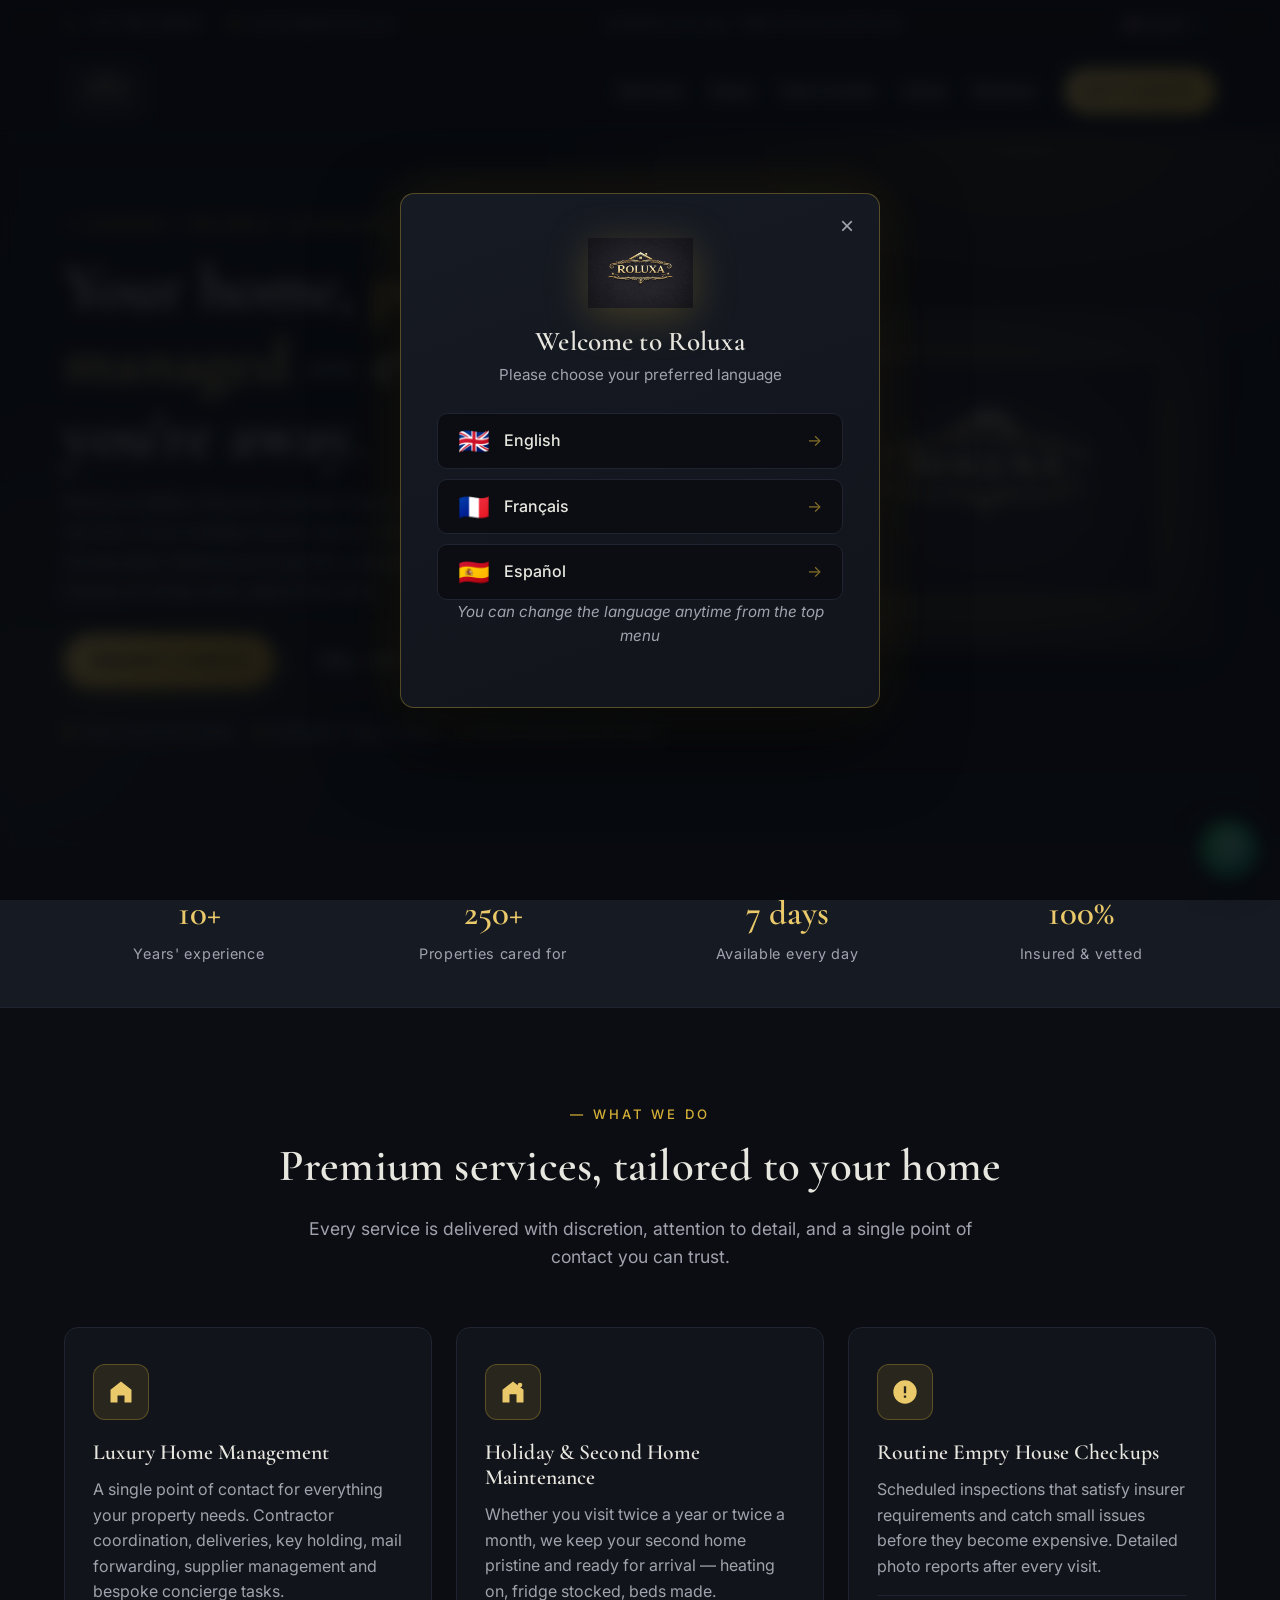
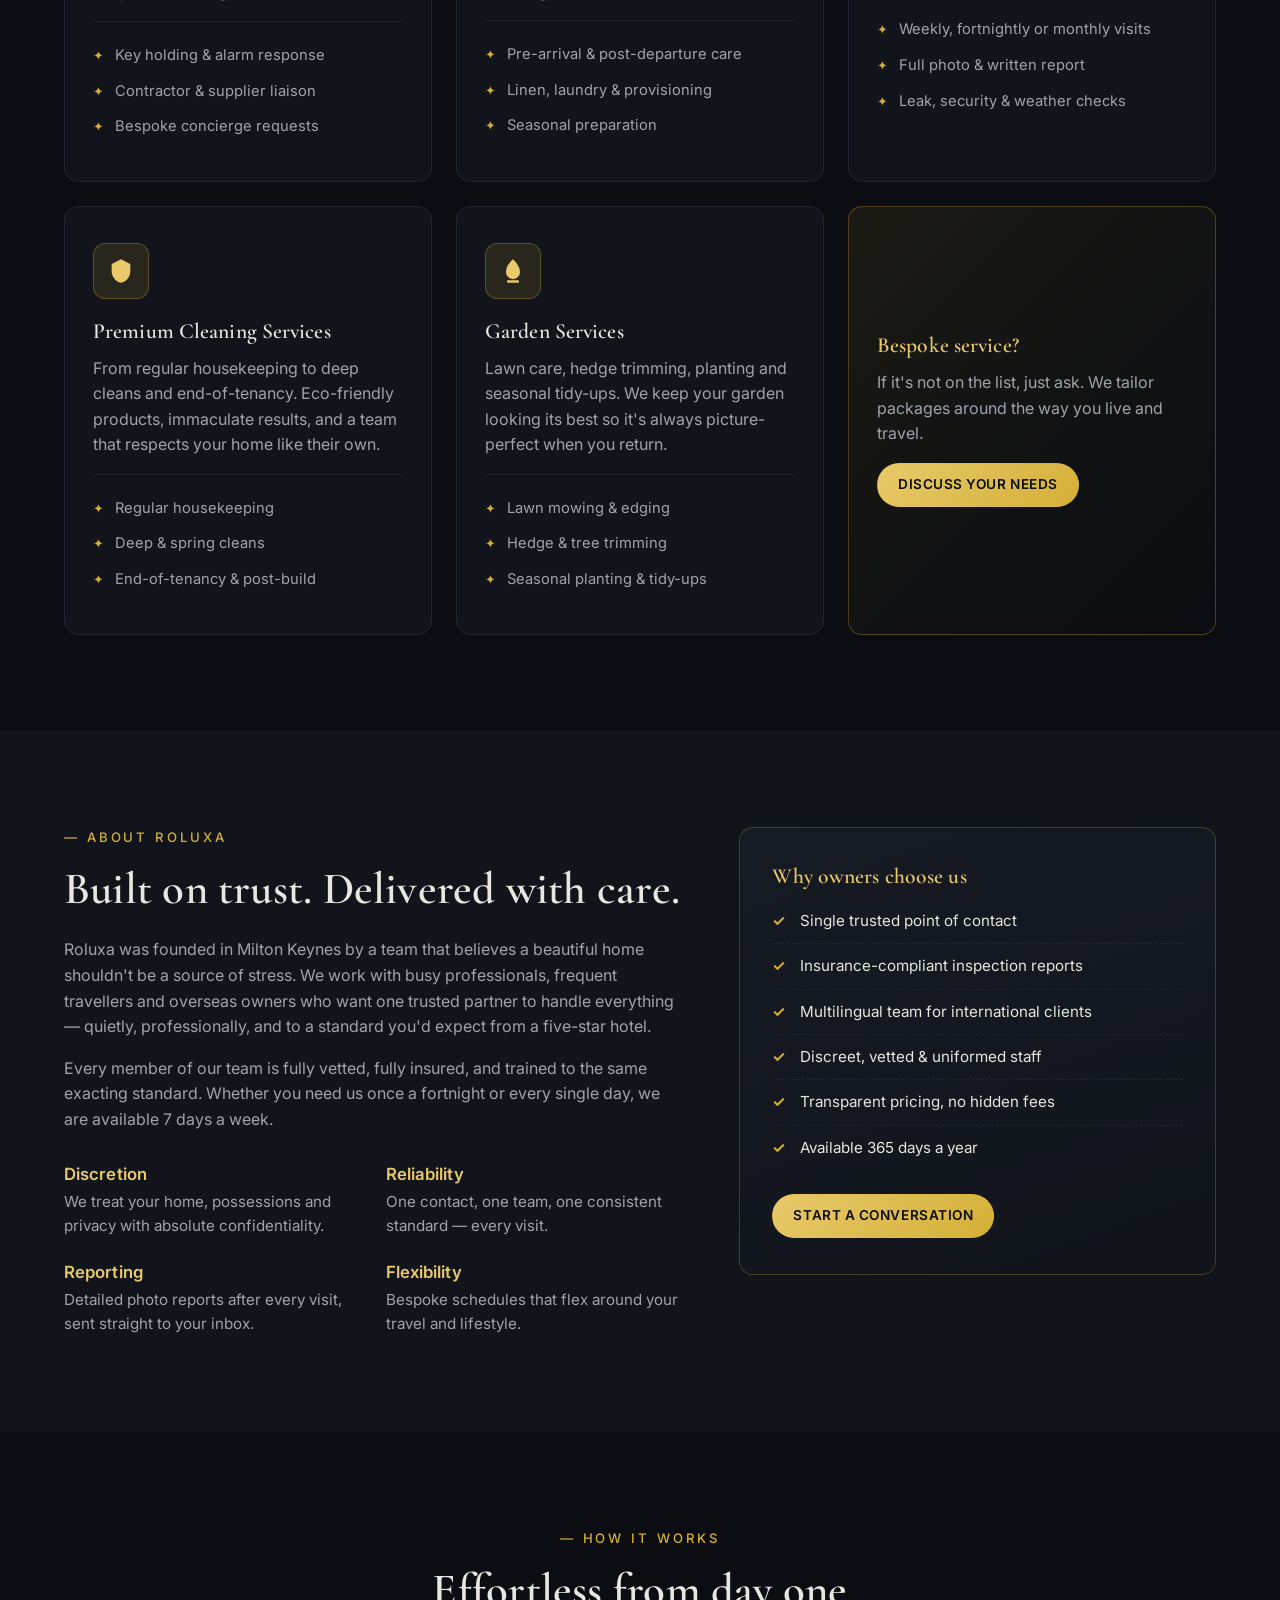
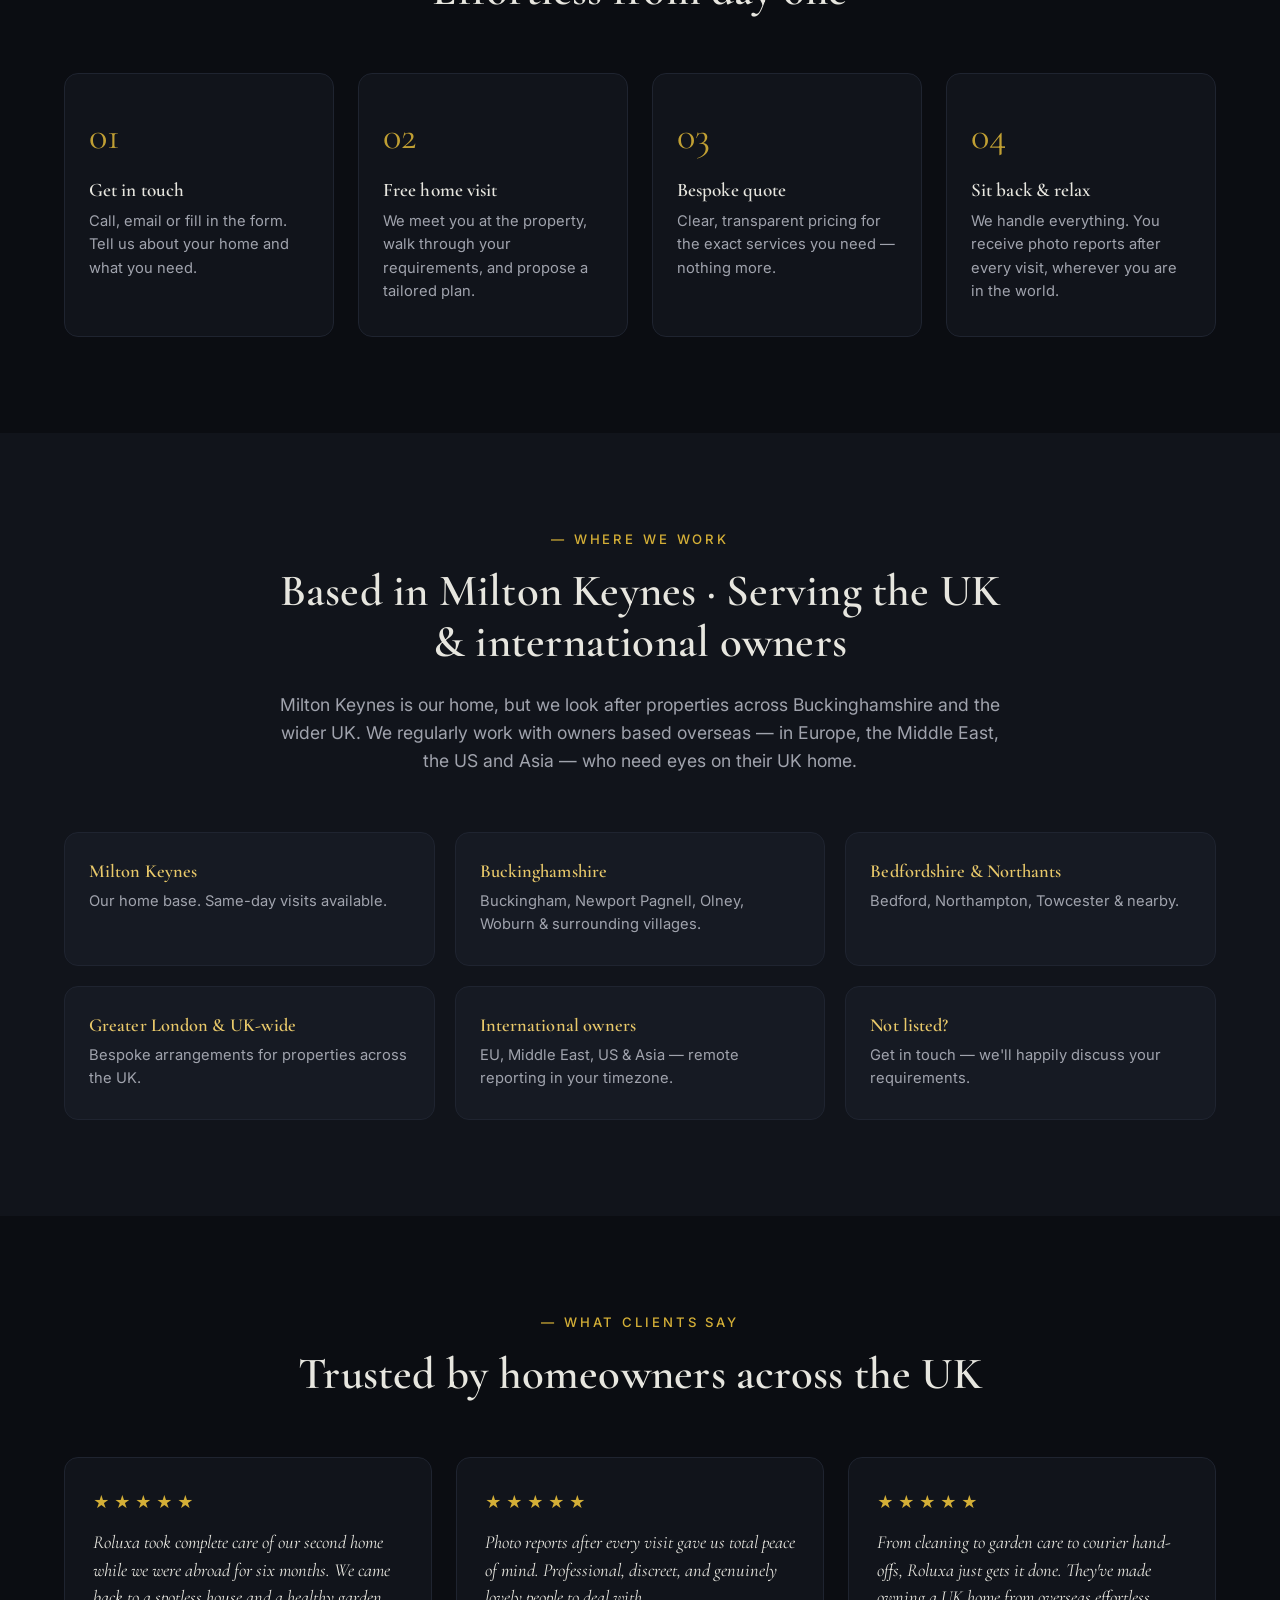
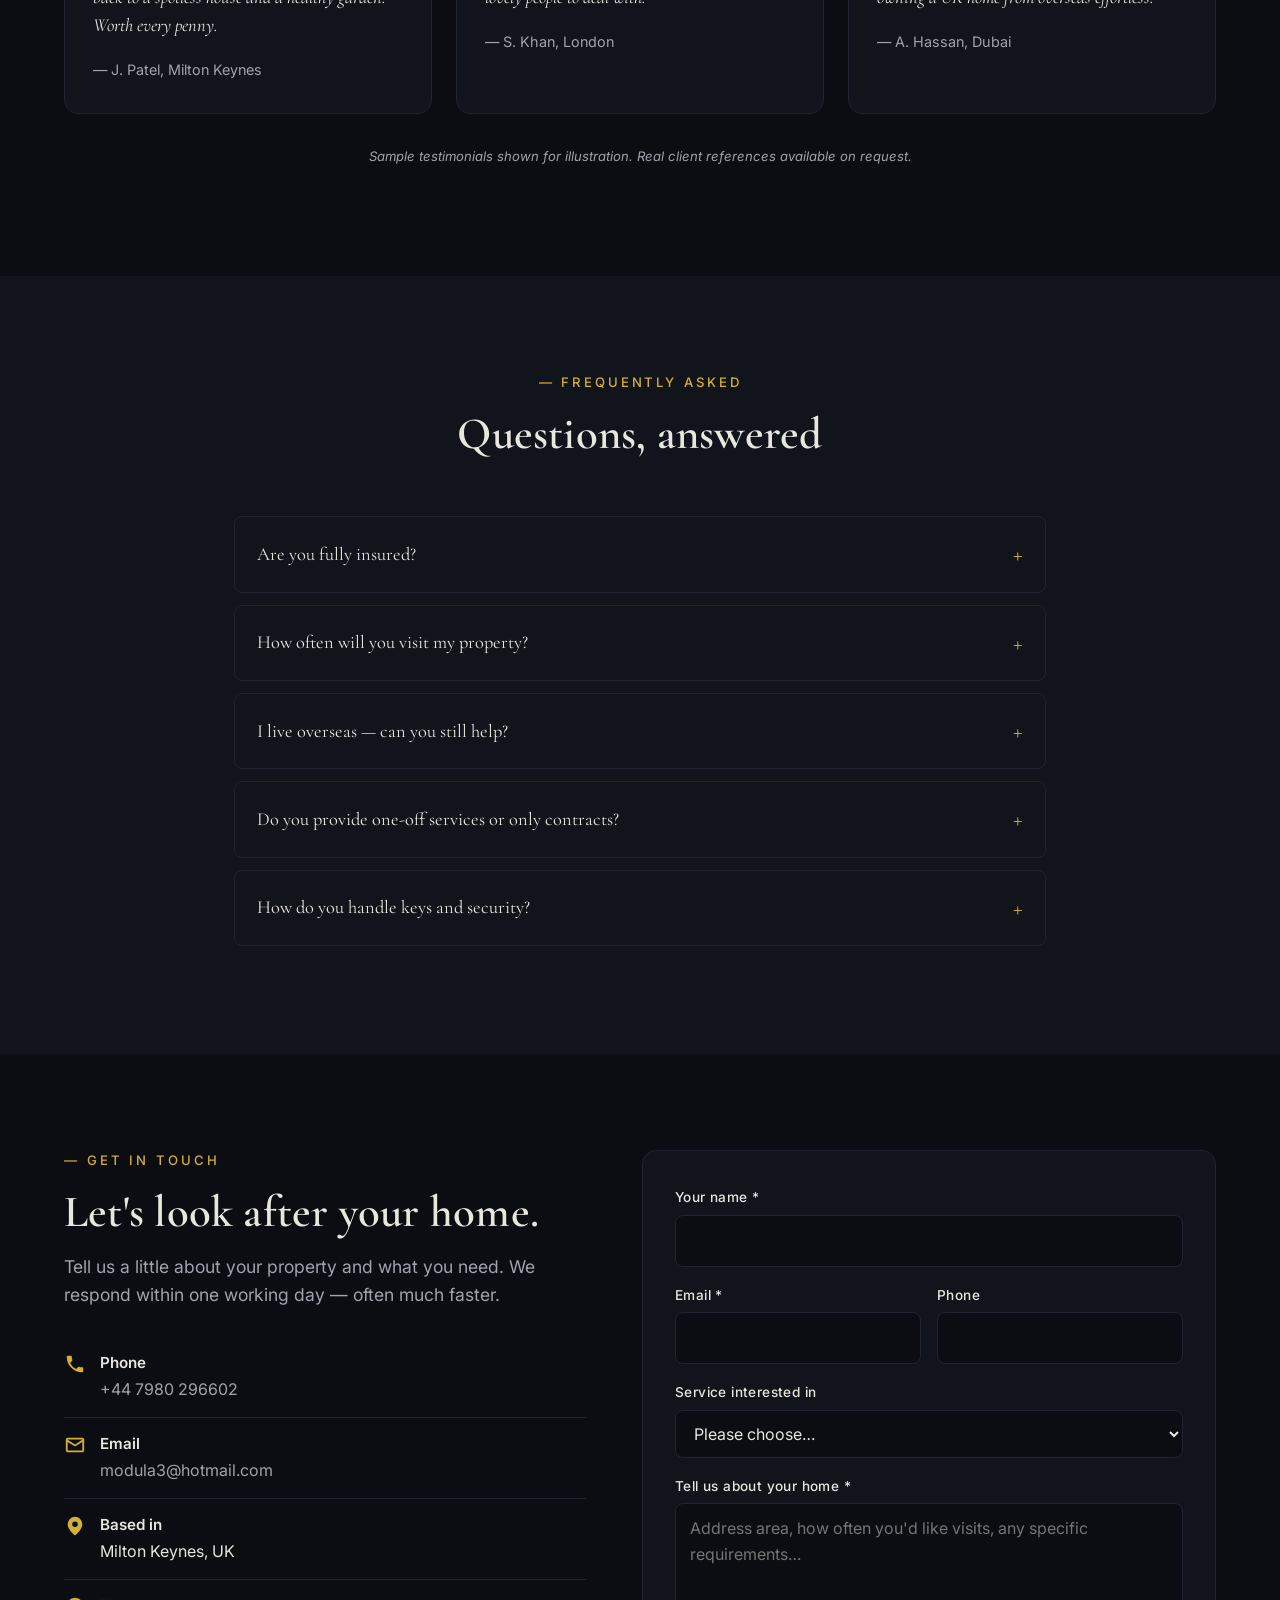
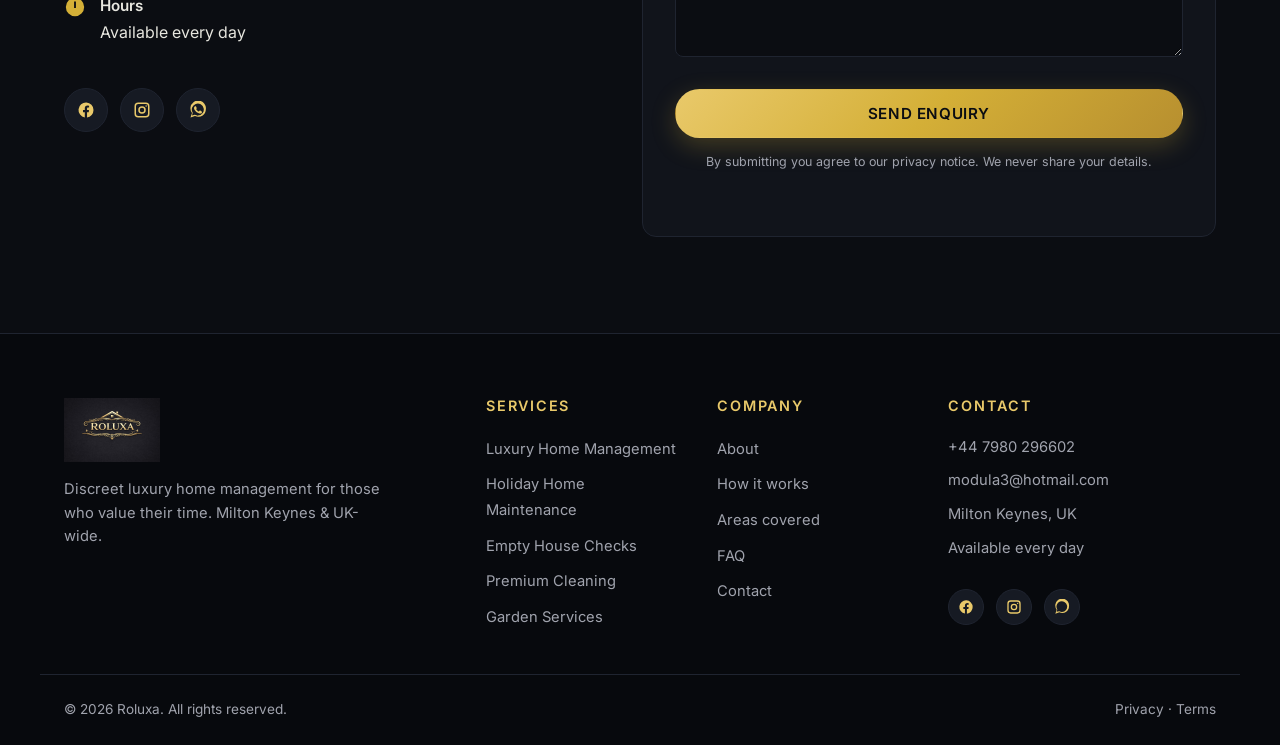
<file: Dean Website/index.html>
<!DOCTYPE html>
<html lang="en-GB">
<head>
  <meta charset="UTF-8" />
  <meta name="viewport" content="width=device-width, initial-scale=1.0" />
  <meta name="theme-color" content="#0b0d12" />

  <title>Roluxa | Luxury Home Management &amp; Property Care &middot; Milton Keynes &amp; UK</title>
  <meta name="description" content="Roluxa offers discreet luxury home management, holiday &amp; second-home maintenance, empty-house checks, premium cleaning and garden services across Milton Keynes and the UK. Trusted by homeowners worldwide." />
  <meta name="keywords" content="luxury home management, property care, second home maintenance, holiday home, empty house checks, premium cleaning, garden services, Milton Keynes, UK property management, key holding" />
  <meta name="author" content="Roluxa" />
  <meta name="robots" content="index, follow, max-image-preview:large" />

  <!-- Canonical & language alternates -->
  <link rel="canonical" href="https://www.roluxa.co.uk/" />
  <link rel="alternate" hreflang="en-GB" href="https://www.roluxa.co.uk/" />
  <link rel="alternate" hreflang="en" href="https://www.roluxa.co.uk/" />
  <link rel="alternate" hreflang="fr" href="https://www.roluxa.co.uk/fr/" />
  <link rel="alternate" hreflang="es" href="https://www.roluxa.co.uk/es/" />
  <link rel="alternate" hreflang="x-default" href="https://www.roluxa.co.uk/" />

  <!-- Open Graph -->
  <meta property="og:type" content="website" />
  <meta property="og:site_name" content="Roluxa" />
  <meta property="og:title" content="Roluxa | Luxury Home Management &amp; Property Care" />
  <meta property="og:description" content="Discreet luxury home management for those who value time. Holiday homes, empty-house checks, cleaning and garden care across Milton Keynes and the UK." />
  <meta property="og:url" content="https://www.roluxa.co.uk/" />
  <meta property="og:image" content="https://www.roluxa.co.uk/og-image.jpg" />
  <meta property="og:locale" content="en_GB" />

  <!-- Twitter -->
  <meta name="twitter:card" content="summary_large_image" />
  <meta name="twitter:title" content="Roluxa | Luxury Home Management" />
  <meta name="twitter:description" content="Premium home management, when you're not there. Milton Keynes &amp; UK-wide." />
  <meta name="twitter:image" content="https://www.roluxa.co.uk/og-image.jpg" />

  <!-- Icons & manifest -->
  <link rel="icon" type="image/svg+xml" href="favicon.svg" />
  <link rel="apple-touch-icon" href="logo.png" />
  <link rel="manifest" href="site.webmanifest" />

  <!-- Fonts -->
  <link rel="preconnect" href="https://fonts.googleapis.com" />
  <link rel="preconnect" href="https://fonts.gstatic.com" crossorigin />
  <link href="https://fonts.googleapis.com/css2?family=Cormorant+Garamond:wght@400;500;600;700&amp;family=Inter:wght@300;400;500;600;700&amp;display=swap" rel="stylesheet" />

  <!-- Stylesheet -->
  <link rel="stylesheet" href="styles.css" />

  <!-- Schema.org LocalBusiness JSON-LD -->
  <script type="application/ld+json">
  {
    "@context": "https://schema.org",
    "@type": "HomeAndConstructionBusiness",
    "name": "Roluxa",
    "alternateName": "Roluxa Luxury Home Management",
    "description": "Luxury home management, holiday/second home maintenance, empty-house checkups, premium cleaning and garden services.",
    "url": "https://www.roluxa.co.uk/",
    "logo": "https://www.roluxa.co.uk/logo.png",
    "image": "https://www.roluxa.co.uk/og-image.jpg",
    "telephone": "+44 7980 296602",
    "email": "modula3@hotmail.com",
    "priceRange": "$$$",
    "address": {
      "@type": "PostalAddress",
      "addressLocality": "Milton Keynes",
      "addressRegion": "Buckinghamshire",
      "addressCountry": "GB"
    },
    "areaServed": [
      { "@type": "City", "name": "Milton Keynes" },
      { "@type": "Country", "name": "United Kingdom" }
    ],
    "openingHoursSpecification": [{
      "@type": "OpeningHoursSpecification",
      "dayOfWeek": ["Monday","Tuesday","Wednesday","Thursday","Friday","Saturday","Sunday"],
      "opens": "00:00",
      "closes": "23:59"
    }],
    "sameAs": [
      "https://www.facebook.com/share/1N78MLEqkn/",
      "https://www.instagram.com/roluxa_services"
    ],
    "hasOfferCatalog": {
      "@type": "OfferCatalog",
      "name": "Roluxa Services",
      "itemListElement": [
        { "@type": "Offer", "itemOffered": { "@type": "Service", "name": "Luxury Home Management" } },
        { "@type": "Offer", "itemOffered": { "@type": "Service", "name": "Holiday & Second Home Maintenance" } },
        { "@type": "Offer", "itemOffered": { "@type": "Service", "name": "Routine Empty House Checkups" } },
        { "@type": "Offer", "itemOffered": { "@type": "Service", "name": "Premium Cleaning Services" } },
        { "@type": "Offer", "itemOffered": { "@type": "Service", "name": "Garden Services" } }
      ]
    }
  }
  </script>
</head>
<body>

  <!-- Skip link for accessibility -->
  <a class="skip-link" href="#main">Skip to content</a>

  <!-- Top bar -->
  <div class="topbar">
    <div class="container topbar-inner">
      <span class="topbar-item"><svg class="ic" viewBox="0 0 24 24" aria-hidden="true"><path d="M6.6 10.8a15.5 15.5 0 0 0 6.6 6.6l2.2-2.2a1 1 0 0 1 1-.25 11.4 11.4 0 0 0 3.6.57 1 1 0 0 1 1 1V20a1 1 0 0 1-1 1A17 17 0 0 1 3 4a1 1 0 0 1 1-1h3.5a1 1 0 0 1 1 1 11.4 11.4 0 0 0 .57 3.6 1 1 0 0 1-.25 1z"/></svg><a href="tel:+447980296602">+44 7980 296602</a></span>
      <span class="topbar-item"><svg class="ic" viewBox="0 0 24 24" aria-hidden="true"><path d="M4 4h16a2 2 0 0 1 2 2v12a2 2 0 0 1-2 2H4a2 2 0 0 1-2-2V6a2 2 0 0 1 2-2zm0 2v.4l8 5 8-5V6H4zm0 2.6V18h16V8.6l-8 5-8-5z"/></svg><a href="mailto:modula3@hotmail.com">modula3@hotmail.com</a></span>
      <span class="topbar-item desktop-only">Available every day &middot; Milton Keynes &amp; UK-wide</span>
      <span class="lang-switch desktop-only" id="langSwitch">
        <button class="lang-current" type="button" aria-haspopup="true" aria-expanded="false">🇬🇧 English</button>
        <ul class="lang-menu" role="menu">
          <li><a href="/" class="active" lang="en"><span class="flag">🇬🇧</span>English</a></li>
          <li><a href="/fr/" lang="fr"><span class="flag">🇫🇷</span>Français</a></li>
          <li><a href="/es/" lang="es"><span class="flag">🇪🇸</span>Español</a></li>
        </ul>
      </span>
    </div>
  </div>

  <!-- Header / Nav -->
  <header class="site-header" id="siteHeader">
    <div class="container nav-inner">
      <a href="#home" class="brand" aria-label="Roluxa home">
        <img src="logo.png" alt="Roluxa" class="brand-logo" onerror="this.onerror=null;this.src='logo.svg';" />
      </a>
      <nav class="nav" aria-label="Primary">
        <ul class="nav-list" id="navList">
          <li><a href="#services">Services</a></li>
          <li><a href="#about">About</a></li>
          <li><a href="#process">How it works</a></li>
          <li><a href="#areas">Areas</a></li>
          <li><a href="#testimonials">Reviews</a></li>
          <li><a href="#contact" class="btn btn-gold-sm">Get a Quote</a></li>
        </ul>
      </nav>
      <button class="hamburger" id="hamburger" aria-label="Toggle menu" aria-expanded="false" aria-controls="navList">
        <span></span><span></span><span></span>
      </button>
    </div>
  </header>

  <main id="main">

    <!-- Hero -->
    <section id="home" class="hero">
      <div class="hero-bg" aria-hidden="true"></div>
      <div class="container hero-inner">
        <div class="hero-content">
          <p class="eyebrow">&mdash; Discreet. Reliable. Luxurious.</p>
          <h1 class="hero-title">Your home, <span class="gold">perfectly managed</span> &mdash; even when you're away.</h1>
          <p class="hero-sub">
            Roluxa is Milton Keynes' premier luxury home management service. From holiday-home care to routine empty-house checks, immaculate cleaning and garden upkeep &mdash; we look after the homes of those who value their time.
          </p>
          <div class="hero-cta">
            <a href="#contact" class="btn btn-gold">Request a Quote</a>
            <a href="tel:+447980296602" class="btn btn-ghost">Call +44 7980 296602</a>
          </div>
          <ul class="hero-points">
            <li><span class="dot"></span> Fully insured &amp; vetted</li>
            <li><span class="dot"></span> Available 7 days a week</li>
            <li><span class="dot"></span> Milton Keynes &amp; UK-wide</li>
          </ul>
        </div>
        <div class="hero-frame" aria-hidden="true">
          <div class="frame-glow"></div>
          <img src="logo.png" alt="" class="hero-logo" onerror="this.onerror=null;this.src='logo.svg';" />
        </div>
      </div>
    </section>

    <!-- Trust strip -->
    <section class="trust">
      <div class="container trust-grid">
        <div class="trust-item"><strong>10+</strong><span>Years' experience</span></div>
        <div class="trust-item"><strong>250+</strong><span>Properties cared for</span></div>
        <div class="trust-item"><strong>7&nbsp;days</strong><span>Available every day</span></div>
        <div class="trust-item"><strong>100%</strong><span>Insured &amp; vetted</span></div>
      </div>
    </section>

    <!-- Services -->
    <section id="services" class="section">
      <div class="container">
        <header class="section-head">
          <p class="eyebrow">&mdash; What we do</p>
          <h2>Premium services, tailored to your home</h2>
          <p class="lede">Every service is delivered with discretion, attention to detail, and a single point of contact you can trust.</p>
        </header>

        <div class="services-grid">
          <article class="service-card">
            <div class="service-icon" aria-hidden="true">
              <svg viewBox="0 0 24 24"><path d="M12 3l9 7v11h-6v-6h-6v6H3V10z"/></svg>
            </div>
            <h3>Luxury Home Management</h3>
            <p>A single point of contact for everything your property needs. Contractor coordination, deliveries, key holding, mail forwarding, supplier management and bespoke concierge tasks.</p>
            <ul class="service-list">
              <li>Key holding &amp; alarm response</li>
              <li>Contractor &amp; supplier liaison</li>
              <li>Bespoke concierge requests</li>
            </ul>
          </article>

          <article class="service-card">
            <div class="service-icon" aria-hidden="true">
              <svg viewBox="0 0 24 24"><path d="M21 10l-9-7-9 7v11h6v-7h6v7h6z"/><circle cx="18" cy="6" r="2"/></svg>
            </div>
            <h3>Holiday &amp; Second Home Maintenance</h3>
            <p>Whether you visit twice a year or twice a month, we keep your second home pristine and ready for arrival &mdash; heating on, fridge stocked, beds made.</p>
            <ul class="service-list">
              <li>Pre-arrival &amp; post-departure care</li>
              <li>Linen, laundry &amp; provisioning</li>
              <li>Seasonal preparation</li>
            </ul>
          </article>

          <article class="service-card">
            <div class="service-icon" aria-hidden="true">
              <svg viewBox="0 0 24 24"><path d="M12 2a10 10 0 1 0 10 10A10 10 0 0 0 12 2zm1 11h-2V7h2zm0 4h-2v-2h2z"/></svg>
            </div>
            <h3>Routine Empty House Checkups</h3>
            <p>Scheduled inspections that satisfy insurer requirements and catch small issues before they become expensive. Detailed photo reports after every visit.</p>
            <ul class="service-list">
              <li>Weekly, fortnightly or monthly visits</li>
              <li>Full photo &amp; written report</li>
              <li>Leak, security &amp; weather checks</li>
            </ul>
          </article>

          <article class="service-card">
            <div class="service-icon" aria-hidden="true">
              <svg viewBox="0 0 24 24"><path d="M12 2L4 6v6c0 5 3.5 9.5 8 10 4.5-.5 8-5 8-10V6z"/></svg>
            </div>
            <h3>Premium Cleaning Services</h3>
            <p>From regular housekeeping to deep cleans and end-of-tenancy. Eco-friendly products, immaculate results, and a team that respects your home like their own.</p>
            <ul class="service-list">
              <li>Regular housekeeping</li>
              <li>Deep &amp; spring cleans</li>
              <li>End-of-tenancy &amp; post-build</li>
            </ul>
          </article>

          <article class="service-card">
            <div class="service-icon" aria-hidden="true">
              <svg viewBox="0 0 24 24"><path d="M12 2C8 6 6 9 6 13a6 6 0 0 0 12 0c0-4-2-7-6-11zM7 20h10v2H7z"/></svg>
            </div>
            <h3>Garden Services</h3>
            <p>Lawn care, hedge trimming, planting and seasonal tidy-ups. We keep your garden looking its best so it's always picture-perfect when you return.</p>
            <ul class="service-list">
              <li>Lawn mowing &amp; edging</li>
              <li>Hedge &amp; tree trimming</li>
              <li>Seasonal planting &amp; tidy-ups</li>
            </ul>
          </article>

          <article class="service-card service-card--cta">
            <h3>Bespoke service?</h3>
            <p>If it's not on the list, just ask. We tailor packages around the way you live and travel.</p>
            <a href="#contact" class="btn btn-gold-sm">Discuss your needs</a>
          </article>
        </div>
      </div>
    </section>

    <!-- About -->
    <section id="about" class="section section--alt">
      <div class="container about-grid">
        <div class="about-text">
          <p class="eyebrow">&mdash; About Roluxa</p>
          <h2>Built on trust. Delivered with care.</h2>
          <p>
            Roluxa was founded in Milton Keynes by a team that believes a beautiful home shouldn't be a source of stress. We work with busy professionals, frequent travellers and overseas owners who want one trusted partner to handle everything &mdash; quietly, professionally, and to a standard you'd expect from a five-star hotel.
          </p>
          <p>
            Every member of our team is fully vetted, fully insured, and trained to the same exacting standard. Whether you need us once a fortnight or every single day, we are available 7 days a week.
          </p>
          <div class="about-bullets">
            <div><h4>Discretion</h4><p>We treat your home, possessions and privacy with absolute confidentiality.</p></div>
            <div><h4>Reliability</h4><p>One contact, one team, one consistent standard &mdash; every visit.</p></div>
            <div><h4>Reporting</h4><p>Detailed photo reports after every visit, sent straight to your inbox.</p></div>
            <div><h4>Flexibility</h4><p>Bespoke schedules that flex around your travel and lifestyle.</p></div>
          </div>
        </div>
        <aside class="about-card">
          <h3>Why owners choose us</h3>
          <ul class="check-list">
            <li>Single trusted point of contact</li>
            <li>Insurance-compliant inspection reports</li>
            <li>Multilingual team for international clients</li>
            <li>Discreet, vetted &amp; uniformed staff</li>
            <li>Transparent pricing, no hidden fees</li>
            <li>Available 365 days a year</li>
          </ul>
          <a href="#contact" class="btn btn-gold-sm">Start a conversation</a>
        </aside>
      </div>
    </section>

    <!-- Process -->
    <section id="process" class="section">
      <div class="container">
        <header class="section-head">
          <p class="eyebrow">&mdash; How it works</p>
          <h2>Effortless from day one</h2>
        </header>
        <ol class="process-list">
          <li>
            <span class="step-num">01</span>
            <h3>Get in touch</h3>
            <p>Call, email or fill in the form. Tell us about your home and what you need.</p>
          </li>
          <li>
            <span class="step-num">02</span>
            <h3>Free home visit</h3>
            <p>We meet you at the property, walk through your requirements, and propose a tailored plan.</p>
          </li>
          <li>
            <span class="step-num">03</span>
            <h3>Bespoke quote</h3>
            <p>Clear, transparent pricing for the exact services you need &mdash; nothing more.</p>
          </li>
          <li>
            <span class="step-num">04</span>
            <h3>Sit back &amp; relax</h3>
            <p>We handle everything. You receive photo reports after every visit, wherever you are in the world.</p>
          </li>
        </ol>
      </div>
    </section>

    <!-- Areas -->
    <section id="areas" class="section section--alt">
      <div class="container">
        <header class="section-head">
          <p class="eyebrow">&mdash; Where we work</p>
          <h2>Based in Milton Keynes &middot; Serving the UK &amp; international owners</h2>
          <p class="lede">Milton Keynes is our home, but we look after properties across Buckinghamshire and the wider UK. We regularly work with owners based overseas &mdash; in Europe, the Middle East, the US and Asia &mdash; who need eyes on their UK home.</p>
        </header>
        <div class="areas-grid">
          <div class="area-card"><h3>Milton Keynes</h3><p>Our home base. Same-day visits available.</p></div>
          <div class="area-card"><h3>Buckinghamshire</h3><p>Buckingham, Newport Pagnell, Olney, Woburn &amp; surrounding villages.</p></div>
          <div class="area-card"><h3>Bedfordshire &amp; Northants</h3><p>Bedford, Northampton, Towcester &amp; nearby.</p></div>
          <div class="area-card"><h3>Greater London &amp; UK-wide</h3><p>Bespoke arrangements for properties across the UK.</p></div>
          <div class="area-card"><h3>International owners</h3><p>EU, Middle East, US &amp; Asia &mdash; remote reporting in your timezone.</p></div>
          <div class="area-card"><h3>Not listed?</h3><p>Get in touch &mdash; we'll happily discuss your requirements.</p></div>
        </div>
      </div>
    </section>

    <!-- Testimonials -->
    <section id="testimonials" class="section">
      <div class="container">
        <header class="section-head">
          <p class="eyebrow">&mdash; What clients say</p>
          <h2>Trusted by homeowners across the UK</h2>
        </header>
        <div class="testimonial-grid">
          <figure class="testimonial">
            <div class="stars" aria-label="5 out of 5 stars">&#9733;&#9733;&#9733;&#9733;&#9733;</div>
            <blockquote>Roluxa took complete care of our second home while we were abroad for six months. We came back to a spotless house and a healthy garden. Worth every penny.</blockquote>
            <figcaption>&mdash; J. Patel, Milton Keynes</figcaption>
          </figure>
          <figure class="testimonial">
            <div class="stars" aria-label="5 out of 5 stars">&#9733;&#9733;&#9733;&#9733;&#9733;</div>
            <blockquote>Photo reports after every visit gave us total peace of mind. Professional, discreet, and genuinely lovely people to deal with.</blockquote>
            <figcaption>&mdash; S. Khan, London</figcaption>
          </figure>
          <figure class="testimonial">
            <div class="stars" aria-label="5 out of 5 stars">&#9733;&#9733;&#9733;&#9733;&#9733;</div>
            <blockquote>From cleaning to garden care to courier hand-offs, Roluxa just gets it done. They've made owning a UK home from overseas effortless.</blockquote>
            <figcaption>&mdash; A. Hassan, Dubai</figcaption>
          </figure>
        </div>
        <p class="testimonial-note">Sample testimonials shown for illustration. Real client references available on request.</p>
      </div>
    </section>

    <!-- FAQ -->
    <section id="faq" class="section section--alt">
      <div class="container faq-wrap">
        <header class="section-head">
          <p class="eyebrow">&mdash; Frequently asked</p>
          <h2>Questions, answered</h2>
        </header>
        <div class="faq">
          <details>
            <summary>Are you fully insured?</summary>
            <p>Yes. Roluxa carries comprehensive public liability and key-holder insurance. Documentation is shared on request.</p>
          </details>
          <details>
            <summary>How often will you visit my property?</summary>
            <p>As often as you need. Many empty-home clients choose weekly or fortnightly visits to satisfy insurance requirements; holiday-home owners often prefer monthly inspections plus arrival prep.</p>
          </details>
          <details>
            <summary>I live overseas &mdash; can you still help?</summary>
            <p>Absolutely. A large part of our work is for owners based abroad. We send detailed photo and written reports after every visit, and we're available across timezones via WhatsApp and email.</p>
          </details>
          <details>
            <summary>Do you provide one-off services or only contracts?</summary>
            <p>Both. We offer one-off deep cleans, garden tidy-ups and key-holding visits, as well as ongoing management contracts.</p>
          </details>
          <details>
            <summary>How do you handle keys and security?</summary>
            <p>Keys are held in coded storage off-site, never labelled with your address. All staff are vetted, uniformed, and follow strict security protocols.</p>
          </details>
        </div>
      </div>
    </section>

    <!-- Contact -->
    <section id="contact" class="section">
      <div class="container contact-grid">
        <div class="contact-info">
          <p class="eyebrow">&mdash; Get in touch</p>
          <h2>Let's look after your home.</h2>
          <p class="lede">Tell us a little about your property and what you need. We respond within one working day &mdash; often much faster.</p>
          <ul class="contact-list">
            <li><svg class="ic" viewBox="0 0 24 24"><path d="M6.6 10.8a15.5 15.5 0 0 0 6.6 6.6l2.2-2.2a1 1 0 0 1 1-.25 11.4 11.4 0 0 0 3.6.57 1 1 0 0 1 1 1V20a1 1 0 0 1-1 1A17 17 0 0 1 3 4a1 1 0 0 1 1-1h3.5a1 1 0 0 1 1 1 11.4 11.4 0 0 0 .57 3.6 1 1 0 0 1-.25 1z"/></svg><div><strong>Phone</strong><a href="tel:+447980296602">+44 7980 296602</a></div></li>
            <li><svg class="ic" viewBox="0 0 24 24"><path d="M4 4h16a2 2 0 0 1 2 2v12a2 2 0 0 1-2 2H4a2 2 0 0 1-2-2V6a2 2 0 0 1 2-2zm0 2v.4l8 5 8-5V6H4zm0 2.6V18h16V8.6l-8 5-8-5z"/></svg><div><strong>Email</strong><a href="mailto:modula3@hotmail.com">modula3@hotmail.com</a></div></li>
            <li><svg class="ic" viewBox="0 0 24 24"><path d="M12 2a8 8 0 0 0-8 8c0 5.4 7 11.6 7.3 11.8a1 1 0 0 0 1.4 0C13 21.6 20 15.4 20 10a8 8 0 0 0-8-8zm0 11a3 3 0 1 1 3-3 3 3 0 0 1-3 3z"/></svg><div><strong>Based in</strong>Milton Keynes, UK</div></li>
            <li><svg class="ic" viewBox="0 0 24 24"><path d="M12 2a10 10 0 1 0 10 10A10 10 0 0 0 12 2zm1 11h-2V6h2z"/></svg><div><strong>Hours</strong>Available every day</div></li>
          </ul>
          <div class="socials">
            <a href="https://www.facebook.com/share/1N78MLEqkn/" aria-label="Roluxa on Facebook" target="_blank" rel="noopener">
              <svg viewBox="0 0 24 24"><path d="M22 12a10 10 0 1 0-11.6 9.9v-7H8v-3h2.4V9.7c0-2.4 1.4-3.7 3.6-3.7a14 14 0 0 1 2.1.2v2.4h-1.2c-1.2 0-1.5.7-1.5 1.5V12h2.6l-.4 3h-2.2v7A10 10 0 0 0 22 12z"/></svg>
            </a>
            <a href="https://www.instagram.com/roluxa_services" aria-label="Roluxa on Instagram" target="_blank" rel="noopener">
              <svg viewBox="0 0 24 24"><path d="M7 2h10a5 5 0 0 1 5 5v10a5 5 0 0 1-5 5H7a5 5 0 0 1-5-5V7a5 5 0 0 1 5-5zm10 2H7a3 3 0 0 0-3 3v10a3 3 0 0 0 3 3h10a3 3 0 0 0 3-3V7a3 3 0 0 0-3-3zm-5 3a5 5 0 1 1-5 5 5 5 0 0 1 5-5zm0 2a3 3 0 1 0 3 3 3 3 0 0 0-3-3zm5.5-3.5a1 1 0 1 1-1 1 1 1 0 0 1 1-1z"/></svg>
            </a>
            <a href="https://wa.me/447980296602" aria-label="Roluxa on WhatsApp" target="_blank" rel="noopener">
              <svg viewBox="0 0 24 24"><path d="M20.5 3.5A10 10 0 0 0 4 16l-2 6 6-2a10 10 0 0 0 14.5-9 10 10 0 0 0-2-7.5zm-8.5 16a8 8 0 0 1-4.1-1.1l-.3-.2-3.6 1 1-3.5-.2-.3a8 8 0 1 1 7.2 4zm4.4-6c-.2-.1-1.4-.7-1.6-.8s-.4-.1-.6.1-.7.8-.8 1-.3.2-.6.1a6.5 6.5 0 0 1-3.2-2.8c-.2-.4.2-.4.6-1.2.1-.2 0-.4 0-.5s-.6-1.5-.8-2-.4-.4-.6-.4h-.5a1 1 0 0 0-.7.3 3 3 0 0 0-.9 2.2 5.1 5.1 0 0 0 1.1 2.7 11.6 11.6 0 0 0 4.4 3.9c2 .9 2.6.7 3.1.7a2.7 2.7 0 0 0 1.8-1.3 2.2 2.2 0 0 0 .2-1.3c-.1-.1-.3-.2-.6-.3z"/></svg>
            </a>
          </div>
        </div>

        <form class="contact-form" id="contactForm" action="https://formspree.io/f/mredzpbb" method="POST" novalidate>
          <div class="field">
            <label for="name">Your name *</label>
            <input id="name" name="name" type="text" required autocomplete="name" />
          </div>
          <div class="field-row">
            <div class="field">
              <label for="email">Email *</label>
              <input id="email" name="email" type="email" required autocomplete="email" />
            </div>
            <div class="field">
              <label for="phone">Phone</label>
              <input id="phone" name="phone" type="tel" autocomplete="tel" />
            </div>
          </div>
          <div class="field">
            <label for="service">Service interested in</label>
            <select id="service" name="service">
              <option value="">Please choose…</option>
              <option>Luxury Home Management</option>
              <option>Holiday / Second Home Maintenance</option>
              <option>Empty House Checkups</option>
              <option>Premium Cleaning</option>
              <option>Garden Services</option>
              <option>Bespoke / multiple services</option>
            </select>
          </div>
          <div class="field">
            <label for="message">Tell us about your home *</label>
            <textarea id="message" name="message" rows="5" required placeholder="Address area, how often you'd like visits, any specific requirements…"></textarea>
          </div>
          <!-- Honeypot anti-spam -->
          <input type="text" name="_gotcha" tabindex="-1" autocomplete="off" style="position:absolute;left:-9999px;" />
          <input type="hidden" name="_subject" value="New Roluxa enquiry from website" />
          <button type="submit" class="btn btn-gold">Send enquiry</button>
          <p class="form-note">By submitting you agree to our privacy notice. We never share your details.</p>
          <p class="form-status" id="formStatus" role="status" aria-live="polite"></p>
        </form>
      </div>
    </section>

  </main>

  <!-- Footer -->
  <footer class="site-footer">
    <div class="container footer-inner">
      <div class="footer-brand">
        <img src="logo.png" alt="Roluxa" class="footer-logo" onerror="this.onerror=null;this.src='logo.svg';" />
        <p>Discreet luxury home management for those who value their time. Milton Keynes &amp; UK-wide.</p>
      </div>
      <div class="footer-col">
        <h4>Services</h4>
        <ul>
          <li><a href="#services">Luxury Home Management</a></li>
          <li><a href="#services">Holiday Home Maintenance</a></li>
          <li><a href="#services">Empty House Checks</a></li>
          <li><a href="#services">Premium Cleaning</a></li>
          <li><a href="#services">Garden Services</a></li>
        </ul>
      </div>
      <div class="footer-col">
        <h4>Company</h4>
        <ul>
          <li><a href="#about">About</a></li>
          <li><a href="#process">How it works</a></li>
          <li><a href="#areas">Areas covered</a></li>
          <li><a href="#faq">FAQ</a></li>
          <li><a href="#contact">Contact</a></li>
        </ul>
      </div>
      <div class="footer-col">
        <h4>Contact</h4>
        <ul class="footer-contact">
          <li><a href="tel:+447980296602">+44 7980 296602</a></li>
          <li><a href="mailto:modula3@hotmail.com">modula3@hotmail.com</a></li>
          <li>Milton Keynes, UK</li>
          <li>Available every day</li>
        </ul>
        <div class="socials small">
          <a href="https://www.facebook.com/share/1N78MLEqkn/" aria-label="Facebook" target="_blank" rel="noopener"><svg viewBox="0 0 24 24"><path d="M22 12a10 10 0 1 0-11.6 9.9v-7H8v-3h2.4V9.7c0-2.4 1.4-3.7 3.6-3.7a14 14 0 0 1 2.1.2v2.4h-1.2c-1.2 0-1.5.7-1.5 1.5V12h2.6l-.4 3h-2.2v7A10 10 0 0 0 22 12z"/></svg></a>
          <a href="https://www.instagram.com/roluxa_services" aria-label="Instagram" target="_blank" rel="noopener"><svg viewBox="0 0 24 24"><path d="M7 2h10a5 5 0 0 1 5 5v10a5 5 0 0 1-5 5H7a5 5 0 0 1-5-5V7a5 5 0 0 1 5-5zm10 2H7a3 3 0 0 0-3 3v10a3 3 0 0 0 3 3h10a3 3 0 0 0 3-3V7a3 3 0 0 0-3-3zm-5 3a5 5 0 1 1-5 5 5 5 0 0 1 5-5zm0 2a3 3 0 1 0 3 3 3 3 0 0 0-3-3zm5.5-3.5a1 1 0 1 1-1 1 1 1 0 0 1 1-1z"/></svg></a>
          <a href="https://wa.me/447980296602" aria-label="WhatsApp" target="_blank" rel="noopener"><svg viewBox="0 0 24 24"><path d="M20.5 3.5A10 10 0 0 0 4 16l-2 6 6-2a10 10 0 0 0 14.5-9 10 10 0 0 0-2-7.5zm-8.5 16a8 8 0 0 1-4.1-1.1l-.3-.2-3.6 1 1-3.5-.2-.3a8 8 0 1 1 7.2 4z"/></svg></a>
        </div>
      </div>
    </div>
    <div class="container footer-bottom">
      <p>&copy; <span id="year"></span> Roluxa. All rights reserved.</p>
      <p><a href="#">Privacy</a> &middot; <a href="#">Terms</a></p>
    </div>
  </footer>

  <!-- Floating WhatsApp button -->
  <a href="https://wa.me/447980296602?text=Hi%20Roluxa%2C%20I%27d%20like%20a%20quote" class="float-wa" aria-label="Chat on WhatsApp" target="_blank" rel="noopener">
    <svg viewBox="0 0 24 24"><path d="M20.5 3.5A10 10 0 0 0 4 16l-2 6 6-2a10 10 0 0 0 14.5-9 10 10 0 0 0-2-7.5zm-8.5 16a8 8 0 0 1-4.1-1.1l-.3-.2-3.6 1 1-3.5-.2-.3a8 8 0 1 1 7.2 4zm4.4-6c-.2-.1-1.4-.7-1.6-.8s-.4-.1-.6.1-.7.8-.8 1-.3.2-.6.1a6.5 6.5 0 0 1-3.2-2.8c-.2-.4.2-.4.6-1.2.1-.2 0-.4 0-.5s-.6-1.5-.8-2-.4-.4-.6-.4h-.5a1 1 0 0 0-.7.3 3 3 0 0 0-.9 2.2 5.1 5.1 0 0 0 1.1 2.7 11.6 11.6 0 0 0 4.4 3.9c2 .9 2.6.7 3.1.7a2.7 2.7 0 0 0 1.8-1.3 2.2 2.2 0 0 0 .2-1.3c-.1-.1-.3-.2-.6-.3z"/></svg>
  </a>

  <!-- Welcome language picker (first visit only) -->
  <div class="lang-modal" id="langModal" role="dialog" aria-modal="true" aria-labelledby="langModalTitle" hidden>
    <div class="lang-modal-backdrop" id="langModalBackdrop"></div>
    <div class="lang-modal-card">
      <button class="lang-modal-close" id="langModalClose" aria-label="Close">&times;</button>
      <img src="logo.png" alt="Roluxa" class="lang-modal-logo" onerror="this.onerror=null;this.src='logo.svg';" />
      <h2 id="langModalTitle">Welcome to Roluxa</h2>
      <p>Please choose your preferred language</p>
      <div class="lang-modal-options">
        <a href="/" class="lang-modal-btn" data-lang="en">
          <span class="flag-big">🇬🇧</span>
          <strong>English</strong>
          <span class="arrow">&rarr;</span>
        </a>
        <a href="/fr/" class="lang-modal-btn" data-lang="fr">
          <span class="flag-big">🇫🇷</span>
          <strong>Français</strong>
          <span class="arrow">&rarr;</span>
        </a>
        <a href="/es/" class="lang-modal-btn" data-lang="es">
          <span class="flag-big">🇪🇸</span>
          <strong>Español</strong>
          <span class="arrow">&rarr;</span>
        </a>
      </div>
      <p class="lang-modal-hint">You can change the language anytime from the top menu</p>
    </div>
  </div>

  <script src="script.js" defer></script>
</body>
</html>
</file>
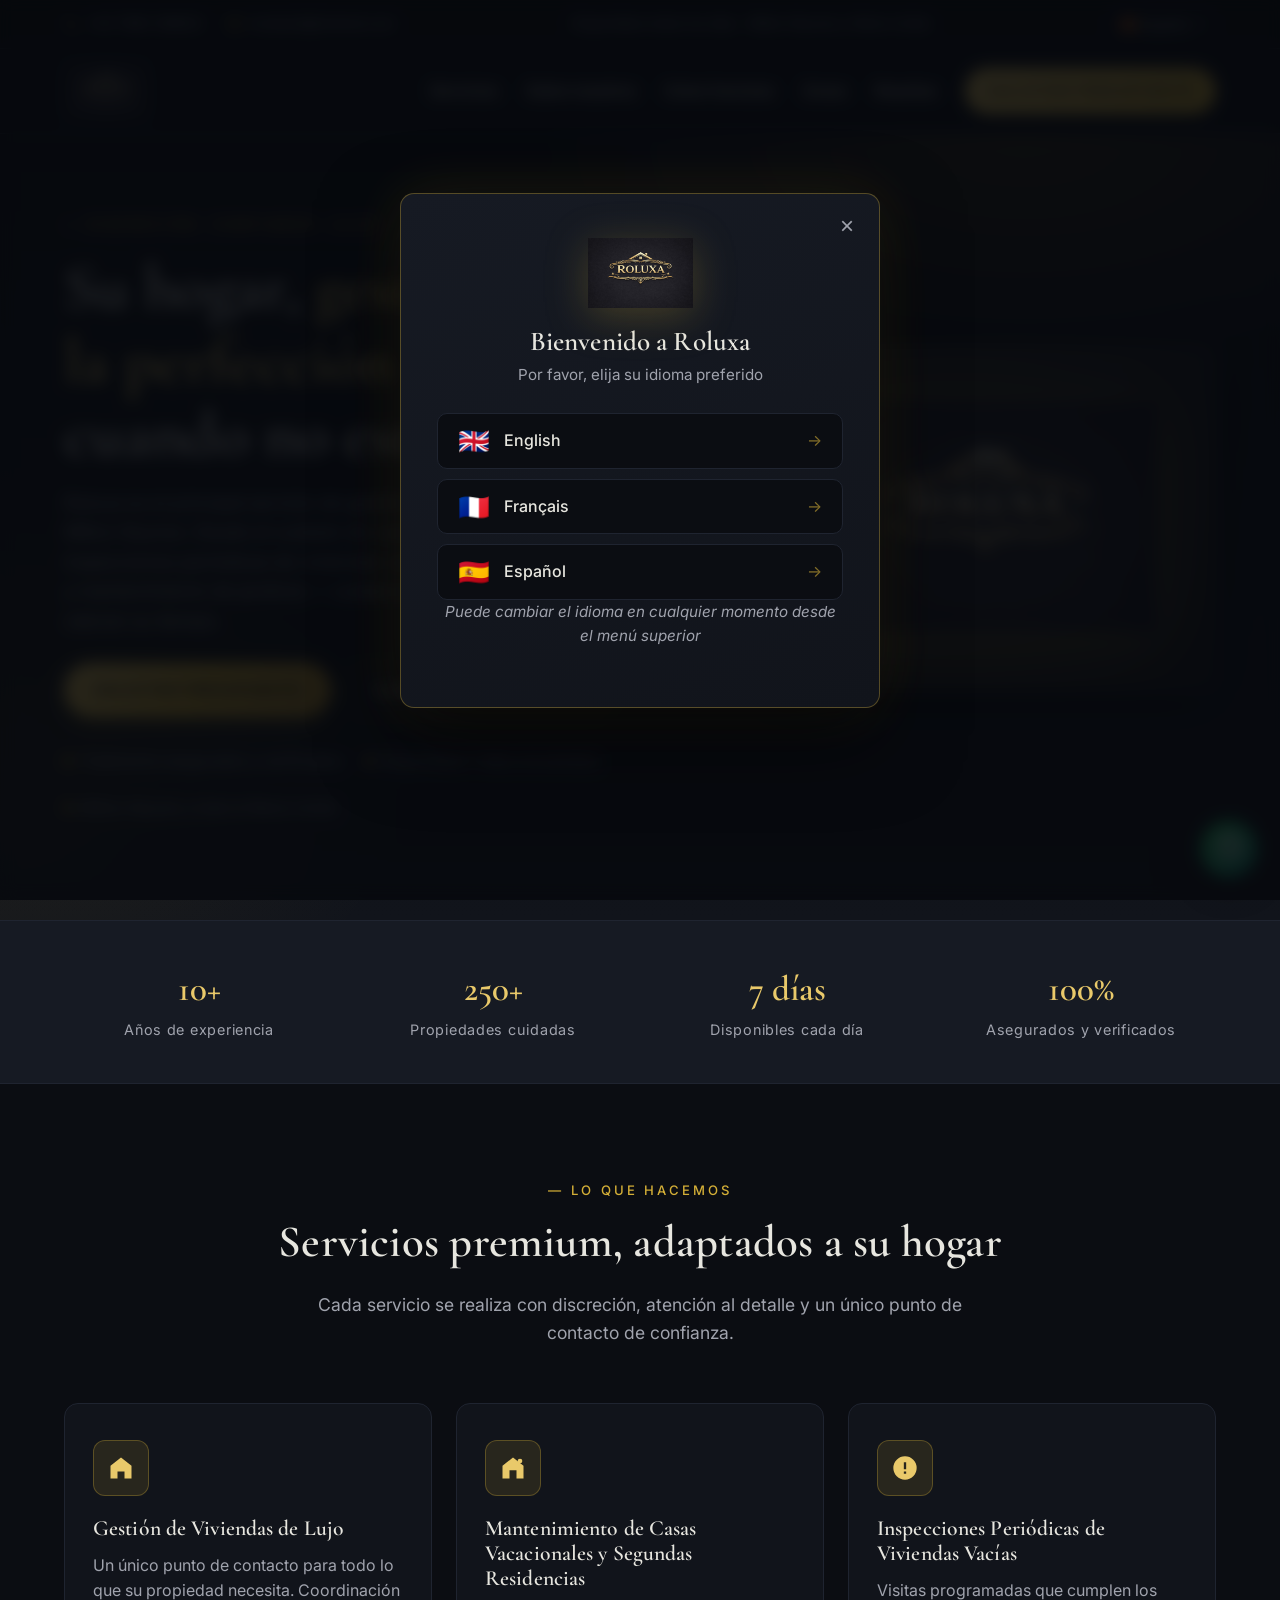
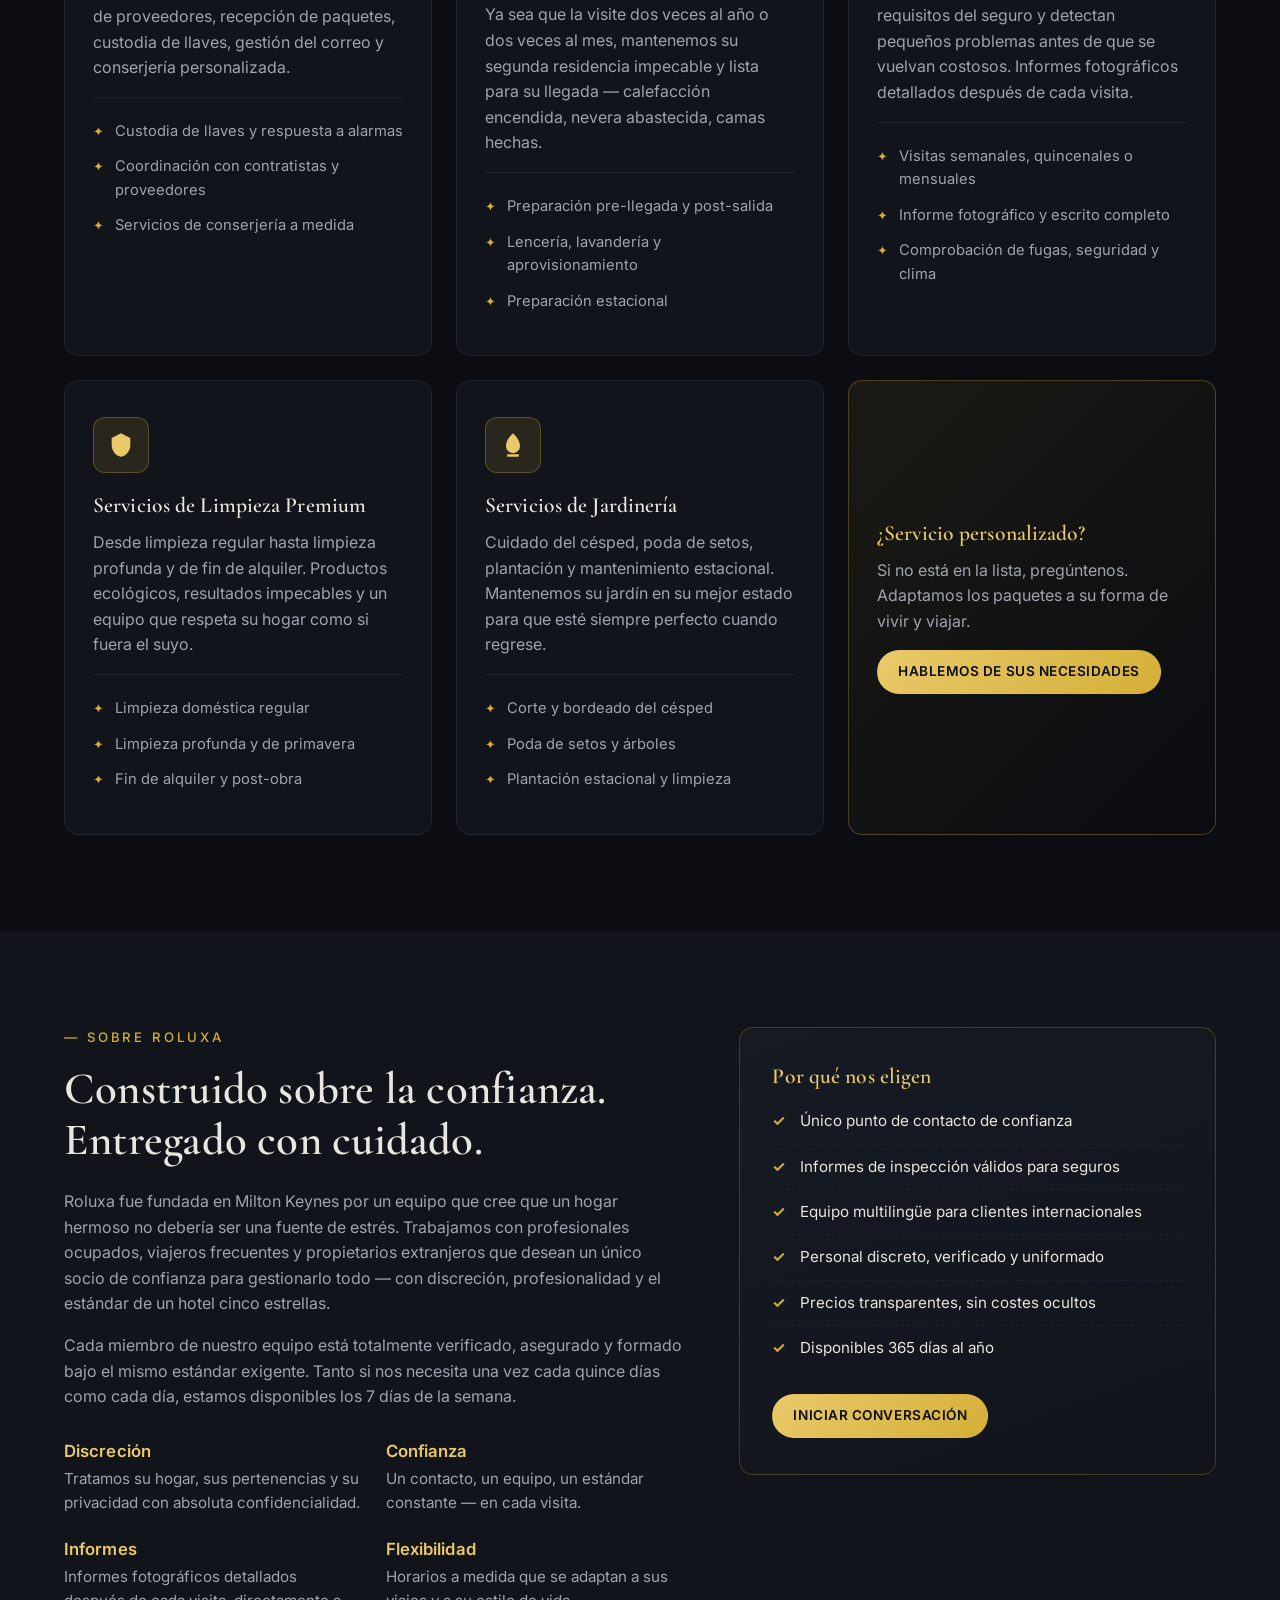
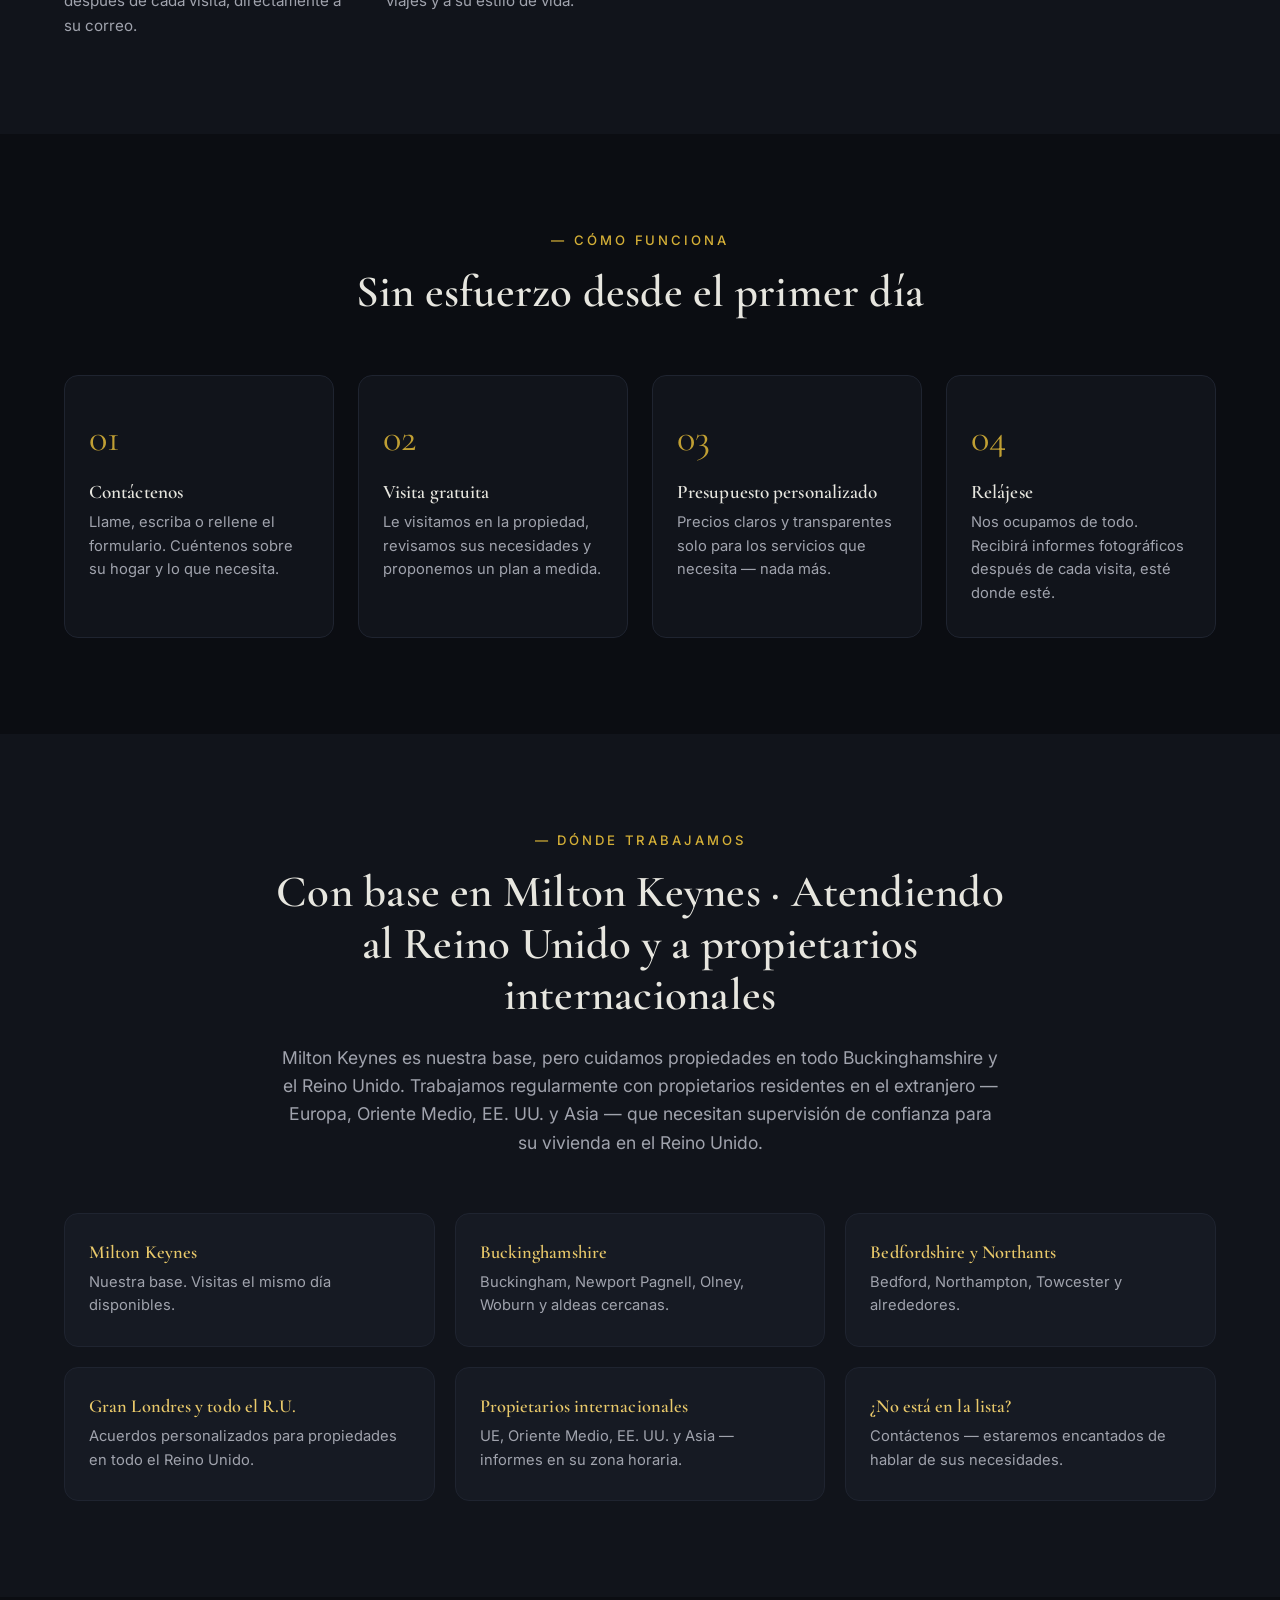
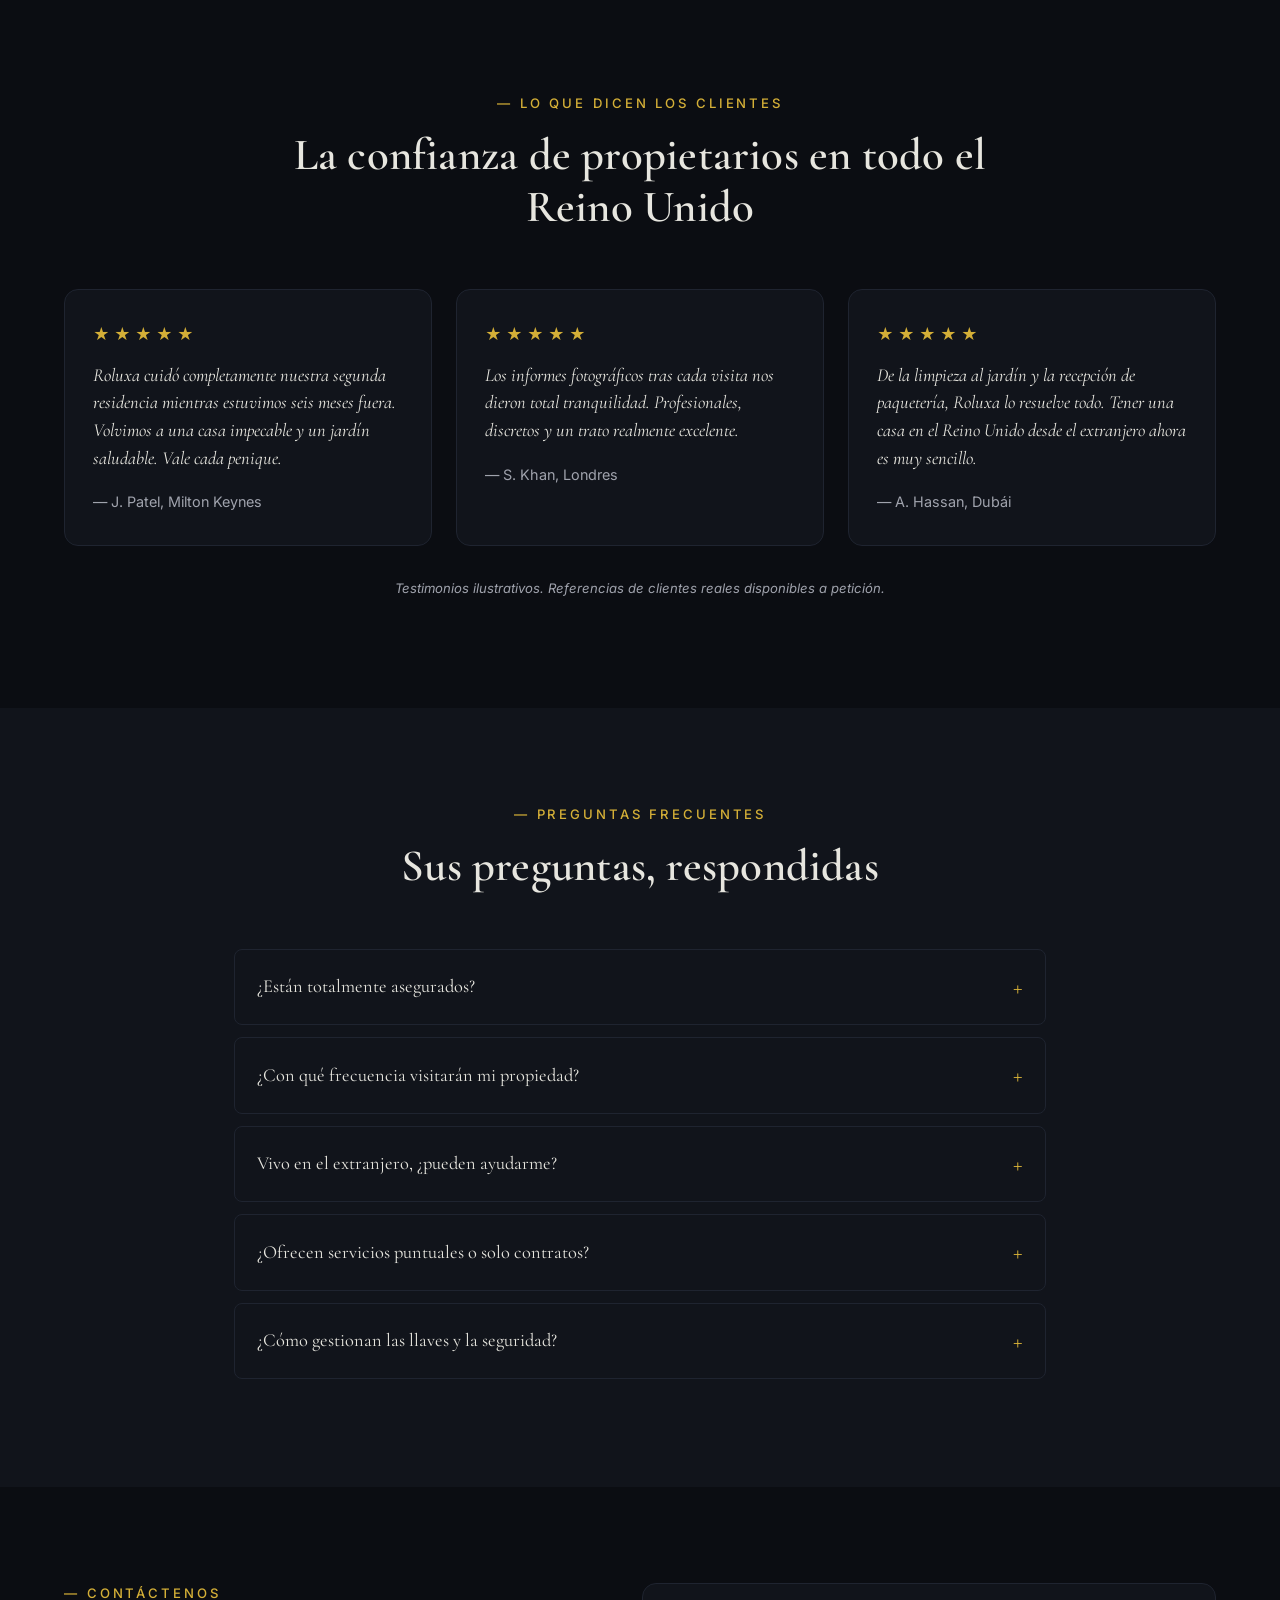
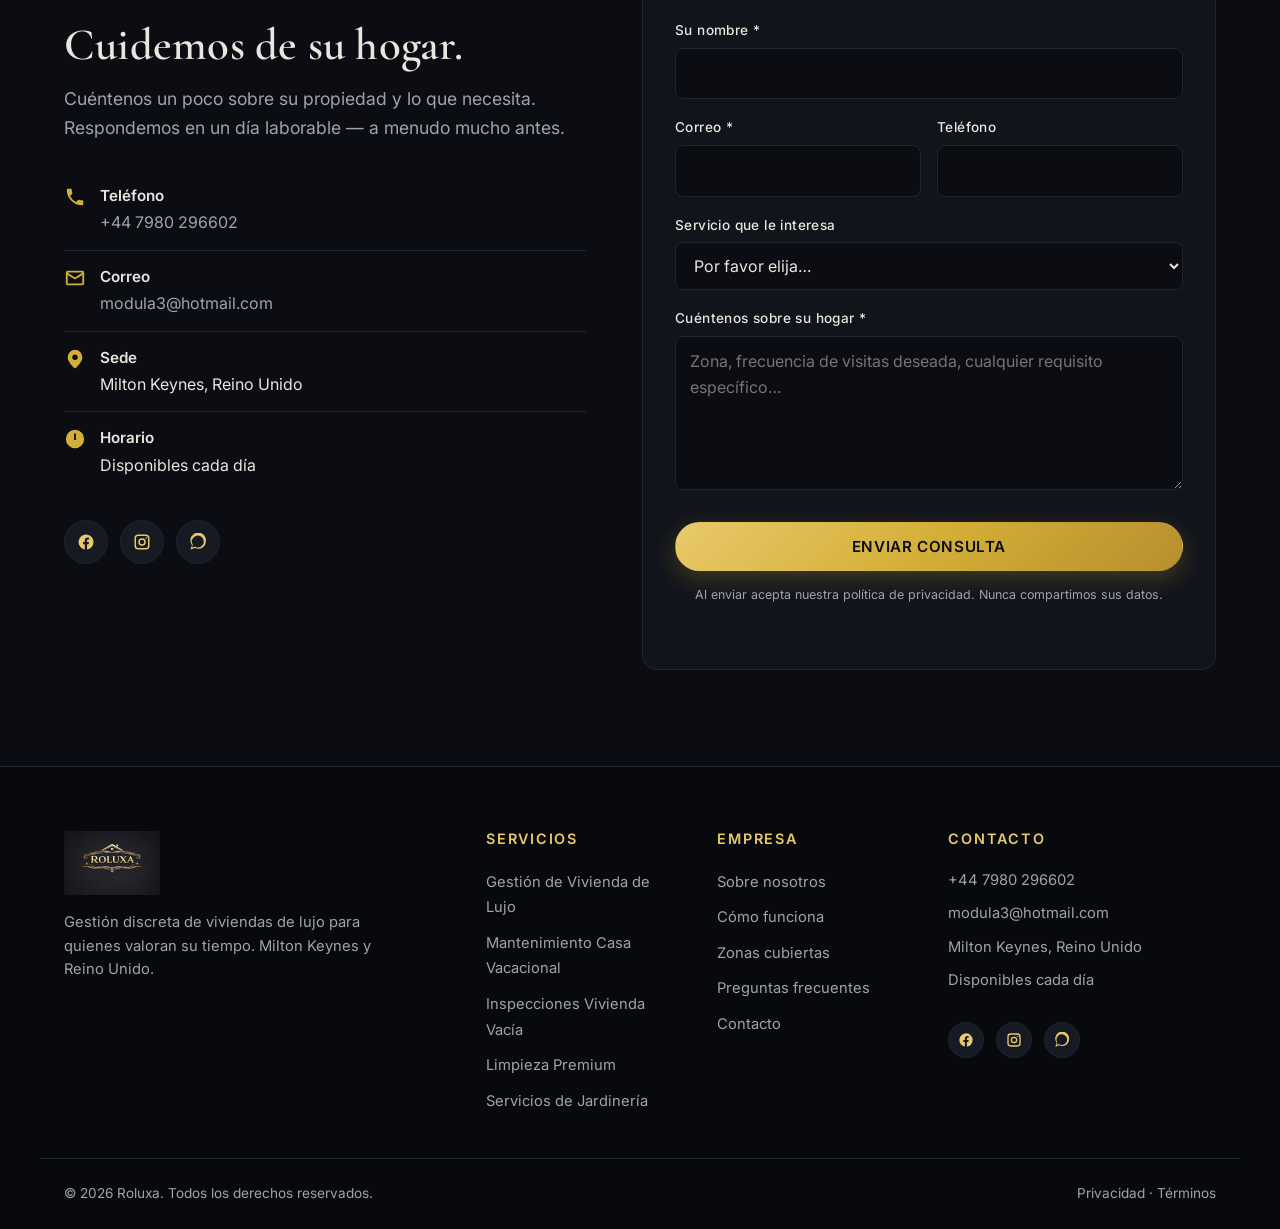
<file: Dean Website/es/index.html>
<!DOCTYPE html>
<html lang="es">
<head>
  <meta charset="UTF-8" />
  <meta name="viewport" content="width=device-width, initial-scale=1.0" />
  <meta name="theme-color" content="#0b0d12" />

  <title>Roluxa | Gestión de Viviendas de Lujo &amp; Mantenimiento de Propiedades &middot; Milton Keynes y Reino Unido</title>
  <meta name="description" content="Roluxa ofrece gestión discreta de viviendas de lujo, mantenimiento de segundas residencias y casas vacacionales, inspecciones de viviendas vacías, limpieza premium y servicios de jardinería en Milton Keynes y todo el Reino Unido." />
  <meta name="keywords" content="gestión vivienda de lujo, mantenimiento segunda residencia, casa vacacional, inspecciones vivienda vacía, limpieza premium, jardinería, Milton Keynes, gestión inmobiliaria Reino Unido, custodia de llaves" />
  <meta name="author" content="Roluxa" />
  <meta name="robots" content="index, follow, max-image-preview:large" />

  <link rel="canonical" href="https://www.roluxa.co.uk/es/" />
  <link rel="alternate" hreflang="en-GB" href="https://www.roluxa.co.uk/" />
  <link rel="alternate" hreflang="en" href="https://www.roluxa.co.uk/" />
  <link rel="alternate" hreflang="fr" href="https://www.roluxa.co.uk/fr/" />
  <link rel="alternate" hreflang="es" href="https://www.roluxa.co.uk/es/" />
  <link rel="alternate" hreflang="x-default" href="https://www.roluxa.co.uk/" />

  <meta property="og:type" content="website" />
  <meta property="og:site_name" content="Roluxa" />
  <meta property="og:title" content="Roluxa | Gestión de Viviendas de Lujo" />
  <meta property="og:description" content="Gestión discreta de viviendas de lujo para quienes valoran su tiempo. Milton Keynes y Reino Unido." />
  <meta property="og:url" content="https://www.roluxa.co.uk/es/" />
  <meta property="og:image" content="https://www.roluxa.co.uk/og-image.jpg" />
  <meta property="og:locale" content="es_ES" />

  <meta name="twitter:card" content="summary_large_image" />
  <meta name="twitter:title" content="Roluxa | Gestión de Viviendas de Lujo" />
  <meta name="twitter:description" content="Su hogar, gestionado a la perfección — incluso cuando no está." />
  <meta name="twitter:image" content="https://www.roluxa.co.uk/og-image.jpg" />

  <link rel="icon" type="image/svg+xml" href="../favicon.svg" />
  <link rel="apple-touch-icon" href="../logo.png" />
  <link rel="manifest" href="../site.webmanifest" />

  <link rel="preconnect" href="https://fonts.googleapis.com" />
  <link rel="preconnect" href="https://fonts.gstatic.com" crossorigin />
  <link href="https://fonts.googleapis.com/css2?family=Cormorant+Garamond:wght@400;500;600;700&amp;family=Inter:wght@300;400;500;600;700&amp;display=swap" rel="stylesheet" />

  <link rel="stylesheet" href="../styles.css" />

  <script type="application/ld+json">
  {
    "@context": "https://schema.org",
    "@type": "HomeAndConstructionBusiness",
    "name": "Roluxa",
    "description": "Gestión de viviendas de lujo, mantenimiento de segundas residencias, inspecciones de viviendas vacías, limpieza premium y jardinería.",
    "url": "https://www.roluxa.co.uk/es/",
    "logo": "https://www.roluxa.co.uk/logo.png",
    "telephone": "+44 7980 296602",
    "email": "modula3@hotmail.com",
    "priceRange": "$$$",
    "address": { "@type": "PostalAddress", "addressLocality": "Milton Keynes", "addressRegion": "Buckinghamshire", "addressCountry": "GB" },
    "areaServed": [ { "@type": "City", "name": "Milton Keynes" }, { "@type": "Country", "name": "Reino Unido" } ],
    "sameAs": [ "https://www.facebook.com/share/1N78MLEqkn/", "https://www.instagram.com/roluxa_services" ]
  }
  </script>
</head>
<body>

  <a class="skip-link" href="#main">Saltar al contenido</a>

  <div class="topbar">
    <div class="container topbar-inner">
      <span class="topbar-item"><svg class="ic" viewBox="0 0 24 24" aria-hidden="true"><path d="M6.6 10.8a15.5 15.5 0 0 0 6.6 6.6l2.2-2.2a1 1 0 0 1 1-.25 11.4 11.4 0 0 0 3.6.57 1 1 0 0 1 1 1V20a1 1 0 0 1-1 1A17 17 0 0 1 3 4a1 1 0 0 1 1-1h3.5a1 1 0 0 1 1 1 11.4 11.4 0 0 0 .57 3.6 1 1 0 0 1-.25 1z"/></svg><a href="tel:+447980296602">+44 7980 296602</a></span>
      <span class="topbar-item"><svg class="ic" viewBox="0 0 24 24" aria-hidden="true"><path d="M4 4h16a2 2 0 0 1 2 2v12a2 2 0 0 1-2 2H4a2 2 0 0 1-2-2V6a2 2 0 0 1 2-2zm0 2v.4l8 5 8-5V6H4zm0 2.6V18h16V8.6l-8 5-8-5z"/></svg><a href="mailto:modula3@hotmail.com">modula3@hotmail.com</a></span>
      <span class="topbar-item desktop-only">Disponibles todos los días &middot; Milton Keynes y Reino Unido</span>
      <span class="lang-switch desktop-only" id="langSwitch">
        <button class="lang-current" type="button" aria-haspopup="true" aria-expanded="false">🇪🇸 Español</button>
        <ul class="lang-menu" role="menu">
          <li><a href="/" lang="en"><span class="flag">🇬🇧</span>English</a></li>
          <li><a href="/fr/" lang="fr"><span class="flag">🇫🇷</span>Français</a></li>
          <li><a href="/es/" class="active" lang="es"><span class="flag">🇪🇸</span>Español</a></li>
        </ul>
      </span>
    </div>
  </div>

  <header class="site-header" id="siteHeader">
    <div class="container nav-inner">
      <a href="#home" class="brand" aria-label="Roluxa - inicio">
        <img src="../logo.png" alt="Roluxa" class="brand-logo" onerror="this.onerror=null;this.src='../logo.svg';" />
      </a>
      <nav class="nav" aria-label="Navegación principal">
        <ul class="nav-list" id="navList">
          <li><a href="#services">Servicios</a></li>
          <li><a href="#about">Sobre nosotros</a></li>
          <li><a href="#process">Cómo funciona</a></li>
          <li><a href="#areas">Zonas</a></li>
          <li><a href="#testimonials">Reseñas</a></li>
          <li><a href="#contact" class="btn btn-gold-sm">Solicitar Presupuesto</a></li>
        </ul>
      </nav>
      <button class="hamburger" id="hamburger" aria-label="Abrir menú" aria-expanded="false" aria-controls="navList">
        <span></span><span></span><span></span>
      </button>
    </div>
  </header>

  <main id="main">

    <section id="home" class="hero">
      <div class="hero-bg" aria-hidden="true"></div>
      <div class="container hero-inner">
        <div class="hero-content">
          <p class="eyebrow">&mdash; Discreción. Confianza. Lujo.</p>
          <h1 class="hero-title">Su hogar, <span class="gold">gestionado a la perfección</span> &mdash; incluso cuando no está.</h1>
          <p class="hero-sub">
            Roluxa es el principal servicio de gestión de viviendas de lujo en Milton Keynes. Desde el cuidado de casas vacacionales hasta inspecciones periódicas de viviendas vacías, limpieza impecable y mantenimiento de jardines &mdash; cuidamos los hogares de quienes valoran su tiempo.
          </p>
          <div class="hero-cta">
            <a href="#contact" class="btn btn-gold">Solicitar Presupuesto</a>
            <a href="tel:+447980296602" class="btn btn-ghost">Llamar +44 7980 296602</a>
          </div>
          <ul class="hero-points">
            <li><span class="dot"></span> Totalmente asegurados y verificados</li>
            <li><span class="dot"></span> Disponibles 7 días a la semana</li>
            <li><span class="dot"></span> Milton Keynes y todo el Reino Unido</li>
          </ul>
        </div>
        <div class="hero-frame" aria-hidden="true">
          <div class="frame-glow"></div>
          <img src="../logo.png" alt="" class="hero-logo" onerror="this.onerror=null;this.src='../logo.svg';" />
        </div>
      </div>
    </section>

    <section class="trust">
      <div class="container trust-grid">
        <div class="trust-item"><strong>10+</strong><span>Años de experiencia</span></div>
        <div class="trust-item"><strong>250+</strong><span>Propiedades cuidadas</span></div>
        <div class="trust-item"><strong>7 días</strong><span>Disponibles cada día</span></div>
        <div class="trust-item"><strong>100%</strong><span>Asegurados y verificados</span></div>
      </div>
    </section>

    <section id="services" class="section">
      <div class="container">
        <header class="section-head">
          <p class="eyebrow">&mdash; Lo que hacemos</p>
          <h2>Servicios premium, adaptados a su hogar</h2>
          <p class="lede">Cada servicio se realiza con discreción, atención al detalle y un único punto de contacto de confianza.</p>
        </header>

        <div class="services-grid">
          <article class="service-card">
            <div class="service-icon" aria-hidden="true"><svg viewBox="0 0 24 24"><path d="M12 3l9 7v11h-6v-6h-6v6H3V10z"/></svg></div>
            <h3>Gestión de Viviendas de Lujo</h3>
            <p>Un único punto de contacto para todo lo que su propiedad necesita. Coordinación de proveedores, recepción de paquetes, custodia de llaves, gestión del correo y conserjería personalizada.</p>
            <ul class="service-list">
              <li>Custodia de llaves y respuesta a alarmas</li>
              <li>Coordinación con contratistas y proveedores</li>
              <li>Servicios de conserjería a medida</li>
            </ul>
          </article>

          <article class="service-card">
            <div class="service-icon" aria-hidden="true"><svg viewBox="0 0 24 24"><path d="M21 10l-9-7-9 7v11h6v-7h6v7h6z"/><circle cx="18" cy="6" r="2"/></svg></div>
            <h3>Mantenimiento de Casas Vacacionales y Segundas Residencias</h3>
            <p>Ya sea que la visite dos veces al año o dos veces al mes, mantenemos su segunda residencia impecable y lista para su llegada &mdash; calefacción encendida, nevera abastecida, camas hechas.</p>
            <ul class="service-list">
              <li>Preparación pre-llegada y post-salida</li>
              <li>Lencería, lavandería y aprovisionamiento</li>
              <li>Preparación estacional</li>
            </ul>
          </article>

          <article class="service-card">
            <div class="service-icon" aria-hidden="true"><svg viewBox="0 0 24 24"><path d="M12 2a10 10 0 1 0 10 10A10 10 0 0 0 12 2zm1 11h-2V7h2zm0 4h-2v-2h2z"/></svg></div>
            <h3>Inspecciones Periódicas de Viviendas Vacías</h3>
            <p>Visitas programadas que cumplen los requisitos del seguro y detectan pequeños problemas antes de que se vuelvan costosos. Informes fotográficos detallados después de cada visita.</p>
            <ul class="service-list">
              <li>Visitas semanales, quincenales o mensuales</li>
              <li>Informe fotográfico y escrito completo</li>
              <li>Comprobación de fugas, seguridad y clima</li>
            </ul>
          </article>

          <article class="service-card">
            <div class="service-icon" aria-hidden="true"><svg viewBox="0 0 24 24"><path d="M12 2L4 6v6c0 5 3.5 9.5 8 10 4.5-.5 8-5 8-10V6z"/></svg></div>
            <h3>Servicios de Limpieza Premium</h3>
            <p>Desde limpieza regular hasta limpieza profunda y de fin de alquiler. Productos ecológicos, resultados impecables y un equipo que respeta su hogar como si fuera el suyo.</p>
            <ul class="service-list">
              <li>Limpieza doméstica regular</li>
              <li>Limpieza profunda y de primavera</li>
              <li>Fin de alquiler y post-obra</li>
            </ul>
          </article>

          <article class="service-card">
            <div class="service-icon" aria-hidden="true"><svg viewBox="0 0 24 24"><path d="M12 2C8 6 6 9 6 13a6 6 0 0 0 12 0c0-4-2-7-6-11zM7 20h10v2H7z"/></svg></div>
            <h3>Servicios de Jardinería</h3>
            <p>Cuidado del césped, poda de setos, plantación y mantenimiento estacional. Mantenemos su jardín en su mejor estado para que esté siempre perfecto cuando regrese.</p>
            <ul class="service-list">
              <li>Corte y bordeado del césped</li>
              <li>Poda de setos y árboles</li>
              <li>Plantación estacional y limpieza</li>
            </ul>
          </article>

          <article class="service-card service-card--cta">
            <h3>¿Servicio personalizado?</h3>
            <p>Si no está en la lista, pregúntenos. Adaptamos los paquetes a su forma de vivir y viajar.</p>
            <a href="#contact" class="btn btn-gold-sm">Hablemos de sus necesidades</a>
          </article>
        </div>
      </div>
    </section>

    <section id="about" class="section section--alt">
      <div class="container about-grid">
        <div class="about-text">
          <p class="eyebrow">&mdash; Sobre Roluxa</p>
          <h2>Construido sobre la confianza. Entregado con cuidado.</h2>
          <p>
            Roluxa fue fundada en Milton Keynes por un equipo que cree que un hogar hermoso no debería ser una fuente de estrés. Trabajamos con profesionales ocupados, viajeros frecuentes y propietarios extranjeros que desean un único socio de confianza para gestionarlo todo &mdash; con discreción, profesionalidad y el estándar de un hotel cinco estrellas.
          </p>
          <p>
            Cada miembro de nuestro equipo está totalmente verificado, asegurado y formado bajo el mismo estándar exigente. Tanto si nos necesita una vez cada quince días como cada día, estamos disponibles los 7 días de la semana.
          </p>
          <div class="about-bullets">
            <div><h4>Discreción</h4><p>Tratamos su hogar, sus pertenencias y su privacidad con absoluta confidencialidad.</p></div>
            <div><h4>Confianza</h4><p>Un contacto, un equipo, un estándar constante &mdash; en cada visita.</p></div>
            <div><h4>Informes</h4><p>Informes fotográficos detallados después de cada visita, directamente a su correo.</p></div>
            <div><h4>Flexibilidad</h4><p>Horarios a medida que se adaptan a sus viajes y a su estilo de vida.</p></div>
          </div>
        </div>
        <aside class="about-card">
          <h3>Por qué nos eligen</h3>
          <ul class="check-list">
            <li>Único punto de contacto de confianza</li>
            <li>Informes de inspección válidos para seguros</li>
            <li>Equipo multilingüe para clientes internacionales</li>
            <li>Personal discreto, verificado y uniformado</li>
            <li>Precios transparentes, sin costes ocultos</li>
            <li>Disponibles 365 días al año</li>
          </ul>
          <a href="#contact" class="btn btn-gold-sm">Iniciar conversación</a>
        </aside>
      </div>
    </section>

    <section id="process" class="section">
      <div class="container">
        <header class="section-head">
          <p class="eyebrow">&mdash; Cómo funciona</p>
          <h2>Sin esfuerzo desde el primer día</h2>
        </header>
        <ol class="process-list">
          <li><span class="step-num">01</span><h3>Contáctenos</h3><p>Llame, escriba o rellene el formulario. Cuéntenos sobre su hogar y lo que necesita.</p></li>
          <li><span class="step-num">02</span><h3>Visita gratuita</h3><p>Le visitamos en la propiedad, revisamos sus necesidades y proponemos un plan a medida.</p></li>
          <li><span class="step-num">03</span><h3>Presupuesto personalizado</h3><p>Precios claros y transparentes solo para los servicios que necesita &mdash; nada más.</p></li>
          <li><span class="step-num">04</span><h3>Relájese</h3><p>Nos ocupamos de todo. Recibirá informes fotográficos después de cada visita, esté donde esté.</p></li>
        </ol>
      </div>
    </section>

    <section id="areas" class="section section--alt">
      <div class="container">
        <header class="section-head">
          <p class="eyebrow">&mdash; Dónde trabajamos</p>
          <h2>Con base en Milton Keynes &middot; Atendiendo al Reino Unido y a propietarios internacionales</h2>
          <p class="lede">Milton Keynes es nuestra base, pero cuidamos propiedades en todo Buckinghamshire y el Reino Unido. Trabajamos regularmente con propietarios residentes en el extranjero &mdash; Europa, Oriente Medio, EE.&nbsp;UU. y Asia &mdash; que necesitan supervisión de confianza para su vivienda en el Reino Unido.</p>
        </header>
        <div class="areas-grid">
          <div class="area-card"><h3>Milton Keynes</h3><p>Nuestra base. Visitas el mismo día disponibles.</p></div>
          <div class="area-card"><h3>Buckinghamshire</h3><p>Buckingham, Newport Pagnell, Olney, Woburn y aldeas cercanas.</p></div>
          <div class="area-card"><h3>Bedfordshire y Northants</h3><p>Bedford, Northampton, Towcester y alrededores.</p></div>
          <div class="area-card"><h3>Gran Londres y todo el R.U.</h3><p>Acuerdos personalizados para propiedades en todo el Reino Unido.</p></div>
          <div class="area-card"><h3>Propietarios internacionales</h3><p>UE, Oriente Medio, EE.&nbsp;UU. y Asia &mdash; informes en su zona horaria.</p></div>
          <div class="area-card"><h3>¿No está en la lista?</h3><p>Contáctenos &mdash; estaremos encantados de hablar de sus necesidades.</p></div>
        </div>
      </div>
    </section>

    <section id="testimonials" class="section">
      <div class="container">
        <header class="section-head">
          <p class="eyebrow">&mdash; Lo que dicen los clientes</p>
          <h2>La confianza de propietarios en todo el Reino Unido</h2>
        </header>
        <div class="testimonial-grid">
          <figure class="testimonial">
            <div class="stars" aria-label="5 de 5 estrellas">&#9733;&#9733;&#9733;&#9733;&#9733;</div>
            <blockquote>Roluxa cuidó completamente nuestra segunda residencia mientras estuvimos seis meses fuera. Volvimos a una casa impecable y un jardín saludable. Vale cada penique.</blockquote>
            <figcaption>&mdash; J. Patel, Milton Keynes</figcaption>
          </figure>
          <figure class="testimonial">
            <div class="stars" aria-label="5 de 5 estrellas">&#9733;&#9733;&#9733;&#9733;&#9733;</div>
            <blockquote>Los informes fotográficos tras cada visita nos dieron total tranquilidad. Profesionales, discretos y un trato realmente excelente.</blockquote>
            <figcaption>&mdash; S. Khan, Londres</figcaption>
          </figure>
          <figure class="testimonial">
            <div class="stars" aria-label="5 de 5 estrellas">&#9733;&#9733;&#9733;&#9733;&#9733;</div>
            <blockquote>De la limpieza al jardín y la recepción de paquetería, Roluxa lo resuelve todo. Tener una casa en el Reino Unido desde el extranjero ahora es muy sencillo.</blockquote>
            <figcaption>&mdash; A. Hassan, Dubái</figcaption>
          </figure>
        </div>
        <p class="testimonial-note">Testimonios ilustrativos. Referencias de clientes reales disponibles a petición.</p>
      </div>
    </section>

    <section id="faq" class="section section--alt">
      <div class="container faq-wrap">
        <header class="section-head">
          <p class="eyebrow">&mdash; Preguntas frecuentes</p>
          <h2>Sus preguntas, respondidas</h2>
        </header>
        <div class="faq">
          <details><summary>¿Están totalmente asegurados?</summary><p>Sí. Roluxa cuenta con seguro integral de responsabilidad civil y seguro de custodia de llaves. La documentación está disponible a petición.</p></details>
          <details><summary>¿Con qué frecuencia visitarán mi propiedad?</summary><p>Tan a menudo como necesite. Muchos clientes con casas vacías eligen visitas semanales o quincenales para cumplir con los requisitos del seguro; los propietarios de casas vacacionales prefieren inspecciones mensuales más la preparación de la llegada.</p></details>
          <details><summary>Vivo en el extranjero, ¿pueden ayudarme?</summary><p>Por supuesto. Una gran parte de nuestro trabajo es para propietarios residentes fuera del país. Enviamos informes fotográficos y escritos detallados tras cada visita, y estamos disponibles en cualquier zona horaria por WhatsApp y correo.</p></details>
          <details><summary>¿Ofrecen servicios puntuales o solo contratos?</summary><p>Ambos. Ofrecemos limpiezas profundas puntuales, mantenimiento de jardines bajo demanda y visitas de custodia de llaves, así como contratos de gestión continuada.</p></details>
          <details><summary>¿Cómo gestionan las llaves y la seguridad?</summary><p>Las llaves se guardan en cajas con código fuera del lugar, nunca etiquetadas con su dirección. Todo el personal está verificado, uniformado y sigue protocolos de seguridad estrictos.</p></details>
        </div>
      </div>
    </section>

    <section id="contact" class="section">
      <div class="container contact-grid">
        <div class="contact-info">
          <p class="eyebrow">&mdash; Contáctenos</p>
          <h2>Cuidemos de su hogar.</h2>
          <p class="lede">Cuéntenos un poco sobre su propiedad y lo que necesita. Respondemos en un día laborable &mdash; a menudo mucho antes.</p>
          <ul class="contact-list">
            <li><svg class="ic" viewBox="0 0 24 24"><path d="M6.6 10.8a15.5 15.5 0 0 0 6.6 6.6l2.2-2.2a1 1 0 0 1 1-.25 11.4 11.4 0 0 0 3.6.57 1 1 0 0 1 1 1V20a1 1 0 0 1-1 1A17 17 0 0 1 3 4a1 1 0 0 1 1-1h3.5a1 1 0 0 1 1 1 11.4 11.4 0 0 0 .57 3.6 1 1 0 0 1-.25 1z"/></svg><div><strong>Teléfono</strong><a href="tel:+447980296602">+44 7980 296602</a></div></li>
            <li><svg class="ic" viewBox="0 0 24 24"><path d="M4 4h16a2 2 0 0 1 2 2v12a2 2 0 0 1-2 2H4a2 2 0 0 1-2-2V6a2 2 0 0 1 2-2zm0 2v.4l8 5 8-5V6H4zm0 2.6V18h16V8.6l-8 5-8-5z"/></svg><div><strong>Correo</strong><a href="mailto:modula3@hotmail.com">modula3@hotmail.com</a></div></li>
            <li><svg class="ic" viewBox="0 0 24 24"><path d="M12 2a8 8 0 0 0-8 8c0 5.4 7 11.6 7.3 11.8a1 1 0 0 0 1.4 0C13 21.6 20 15.4 20 10a8 8 0 0 0-8-8zm0 11a3 3 0 1 1 3-3 3 3 0 0 1-3 3z"/></svg><div><strong>Sede</strong>Milton Keynes, Reino Unido</div></li>
            <li><svg class="ic" viewBox="0 0 24 24"><path d="M12 2a10 10 0 1 0 10 10A10 10 0 0 0 12 2zm1 11h-2V6h2z"/></svg><div><strong>Horario</strong>Disponibles cada día</div></li>
          </ul>
          <div class="socials">
            <a href="https://www.facebook.com/share/1N78MLEqkn/" aria-label="Roluxa en Facebook" target="_blank" rel="noopener"><svg viewBox="0 0 24 24"><path d="M22 12a10 10 0 1 0-11.6 9.9v-7H8v-3h2.4V9.7c0-2.4 1.4-3.7 3.6-3.7a14 14 0 0 1 2.1.2v2.4h-1.2c-1.2 0-1.5.7-1.5 1.5V12h2.6l-.4 3h-2.2v7A10 10 0 0 0 22 12z"/></svg></a>
            <a href="https://www.instagram.com/roluxa_services" aria-label="Roluxa en Instagram" target="_blank" rel="noopener"><svg viewBox="0 0 24 24"><path d="M7 2h10a5 5 0 0 1 5 5v10a5 5 0 0 1-5 5H7a5 5 0 0 1-5-5V7a5 5 0 0 1 5-5zm10 2H7a3 3 0 0 0-3 3v10a3 3 0 0 0 3 3h10a3 3 0 0 0 3-3V7a3 3 0 0 0-3-3zm-5 3a5 5 0 1 1-5 5 5 5 0 0 1 5-5zm0 2a3 3 0 1 0 3 3 3 3 0 0 0-3-3zm5.5-3.5a1 1 0 1 1-1 1 1 1 0 0 1 1-1z"/></svg></a>
            <a href="https://wa.me/447980296602" aria-label="Roluxa en WhatsApp" target="_blank" rel="noopener"><svg viewBox="0 0 24 24"><path d="M20.5 3.5A10 10 0 0 0 4 16l-2 6 6-2a10 10 0 0 0 14.5-9 10 10 0 0 0-2-7.5zm-8.5 16a8 8 0 0 1-4.1-1.1l-.3-.2-3.6 1 1-3.5-.2-.3a8 8 0 1 1 7.2 4z"/></svg></a>
          </div>
        </div>

        <form class="contact-form" id="contactForm" action="https://formspree.io/f/mredzpbb" method="POST" novalidate>
          <div class="field">
            <label for="name">Su nombre *</label>
            <input id="name" name="name" type="text" required autocomplete="name" />
          </div>
          <div class="field-row">
            <div class="field">
              <label for="email">Correo *</label>
              <input id="email" name="email" type="email" required autocomplete="email" />
            </div>
            <div class="field">
              <label for="phone">Teléfono</label>
              <input id="phone" name="phone" type="tel" autocomplete="tel" />
            </div>
          </div>
          <div class="field">
            <label for="service">Servicio que le interesa</label>
            <select id="service" name="service">
              <option value="">Por favor elija…</option>
              <option>Gestión de Vivienda de Lujo</option>
              <option>Mantenimiento Casa Vacacional / Segunda Residencia</option>
              <option>Inspección Vivienda Vacía</option>
              <option>Limpieza Premium</option>
              <option>Servicios de Jardinería</option>
              <option>A medida / varios servicios</option>
            </select>
          </div>
          <div class="field">
            <label for="message">Cuéntenos sobre su hogar *</label>
            <textarea id="message" name="message" rows="5" required placeholder="Zona, frecuencia de visitas deseada, cualquier requisito específico…"></textarea>
          </div>
          <input type="text" name="_gotcha" tabindex="-1" autocomplete="off" style="position:absolute;left:-9999px;" />
          <input type="hidden" name="_subject" value="Nueva consulta Roluxa (ES)" />
          <input type="hidden" name="_language" value="es" />
          <button type="submit" class="btn btn-gold">Enviar consulta</button>
          <p class="form-note">Al enviar acepta nuestra política de privacidad. Nunca compartimos sus datos.</p>
          <p class="form-status" id="formStatus" role="status" aria-live="polite"></p>
        </form>
      </div>
    </section>

  </main>

  <footer class="site-footer">
    <div class="container footer-inner">
      <div class="footer-brand">
        <img src="../logo.png" alt="Roluxa" class="footer-logo" onerror="this.onerror=null;this.src='../logo.svg';" />
        <p>Gestión discreta de viviendas de lujo para quienes valoran su tiempo. Milton Keynes y Reino Unido.</p>
      </div>
      <div class="footer-col">
        <h4>Servicios</h4>
        <ul>
          <li><a href="#services">Gestión de Vivienda de Lujo</a></li>
          <li><a href="#services">Mantenimiento Casa Vacacional</a></li>
          <li><a href="#services">Inspecciones Vivienda Vacía</a></li>
          <li><a href="#services">Limpieza Premium</a></li>
          <li><a href="#services">Servicios de Jardinería</a></li>
        </ul>
      </div>
      <div class="footer-col">
        <h4>Empresa</h4>
        <ul>
          <li><a href="#about">Sobre nosotros</a></li>
          <li><a href="#process">Cómo funciona</a></li>
          <li><a href="#areas">Zonas cubiertas</a></li>
          <li><a href="#faq">Preguntas frecuentes</a></li>
          <li><a href="#contact">Contacto</a></li>
        </ul>
      </div>
      <div class="footer-col">
        <h4>Contacto</h4>
        <ul class="footer-contact">
          <li><a href="tel:+447980296602">+44 7980 296602</a></li>
          <li><a href="mailto:modula3@hotmail.com">modula3@hotmail.com</a></li>
          <li>Milton Keynes, Reino Unido</li>
          <li>Disponibles cada día</li>
        </ul>
        <div class="socials small">
          <a href="https://www.facebook.com/share/1N78MLEqkn/" aria-label="Facebook" target="_blank" rel="noopener"><svg viewBox="0 0 24 24"><path d="M22 12a10 10 0 1 0-11.6 9.9v-7H8v-3h2.4V9.7c0-2.4 1.4-3.7 3.6-3.7a14 14 0 0 1 2.1.2v2.4h-1.2c-1.2 0-1.5.7-1.5 1.5V12h2.6l-.4 3h-2.2v7A10 10 0 0 0 22 12z"/></svg></a>
          <a href="https://www.instagram.com/roluxa_services" aria-label="Instagram" target="_blank" rel="noopener"><svg viewBox="0 0 24 24"><path d="M7 2h10a5 5 0 0 1 5 5v10a5 5 0 0 1-5 5H7a5 5 0 0 1-5-5V7a5 5 0 0 1 5-5zm10 2H7a3 3 0 0 0-3 3v10a3 3 0 0 0 3 3h10a3 3 0 0 0 3-3V7a3 3 0 0 0-3-3zm-5 3a5 5 0 1 1-5 5 5 5 0 0 1 5-5zm0 2a3 3 0 1 0 3 3 3 3 0 0 0-3-3zm5.5-3.5a1 1 0 1 1-1 1 1 1 0 0 1 1-1z"/></svg></a>
          <a href="https://wa.me/447980296602" aria-label="WhatsApp" target="_blank" rel="noopener"><svg viewBox="0 0 24 24"><path d="M20.5 3.5A10 10 0 0 0 4 16l-2 6 6-2a10 10 0 0 0 14.5-9 10 10 0 0 0-2-7.5zm-8.5 16a8 8 0 0 1-4.1-1.1l-.3-.2-3.6 1 1-3.5-.2-.3a8 8 0 1 1 7.2 4z"/></svg></a>
        </div>
      </div>
    </div>
    <div class="container footer-bottom">
      <p>&copy; <span id="year"></span> Roluxa. Todos los derechos reservados.</p>
      <p><a href="#">Privacidad</a> &middot; <a href="#">Términos</a></p>
    </div>
  </footer>

  <a href="https://wa.me/447980296602?text=Hola%20Roluxa%2C%20quisiera%20un%20presupuesto" class="float-wa" aria-label="Chatear por WhatsApp" target="_blank" rel="noopener">
    <svg viewBox="0 0 24 24"><path d="M20.5 3.5A10 10 0 0 0 4 16l-2 6 6-2a10 10 0 0 0 14.5-9 10 10 0 0 0-2-7.5zm-8.5 16a8 8 0 0 1-4.1-1.1l-.3-.2-3.6 1 1-3.5-.2-.3a8 8 0 1 1 7.2 4zm4.4-6c-.2-.1-1.4-.7-1.6-.8s-.4-.1-.6.1-.7.8-.8 1-.3.2-.6.1a6.5 6.5 0 0 1-3.2-2.8c-.2-.4.2-.4.6-1.2.1-.2 0-.4 0-.5s-.6-1.5-.8-2-.4-.4-.6-.4h-.5a1 1 0 0 0-.7.3 3 3 0 0 0-.9 2.2 5.1 5.1 0 0 0 1.1 2.7 11.6 11.6 0 0 0 4.4 3.9c2 .9 2.6.7 3.1.7a2.7 2.7 0 0 0 1.8-1.3 2.2 2.2 0 0 0 .2-1.3c-.1-.1-.3-.2-.6-.3z"/></svg>
  </a>

  <!-- Welcome language picker (first visit only) -->
  <div class="lang-modal" id="langModal" role="dialog" aria-modal="true" aria-labelledby="langModalTitle" hidden>
    <div class="lang-modal-backdrop" id="langModalBackdrop"></div>
    <div class="lang-modal-card">
      <button class="lang-modal-close" id="langModalClose" aria-label="Cerrar">&times;</button>
      <img src="../logo.png" alt="Roluxa" class="lang-modal-logo" onerror="this.onerror=null;this.src='../logo.svg';" />
      <h2 id="langModalTitle">Bienvenido a Roluxa</h2>
      <p>Por favor, elija su idioma preferido</p>
      <div class="lang-modal-options">
        <a href="/" class="lang-modal-btn" data-lang="en">
          <span class="flag-big">🇬🇧</span>
          <strong>English</strong>
          <span class="arrow">&rarr;</span>
        </a>
        <a href="/fr/" class="lang-modal-btn" data-lang="fr">
          <span class="flag-big">🇫🇷</span>
          <strong>Français</strong>
          <span class="arrow">&rarr;</span>
        </a>
        <a href="/es/" class="lang-modal-btn" data-lang="es">
          <span class="flag-big">🇪🇸</span>
          <strong>Español</strong>
          <span class="arrow">&rarr;</span>
        </a>
      </div>
      <p class="lang-modal-hint">Puede cambiar el idioma en cualquier momento desde el menú superior</p>
    </div>
  </div>

  <script src="../script.js" defer></script>
</body>
</html>
</file>
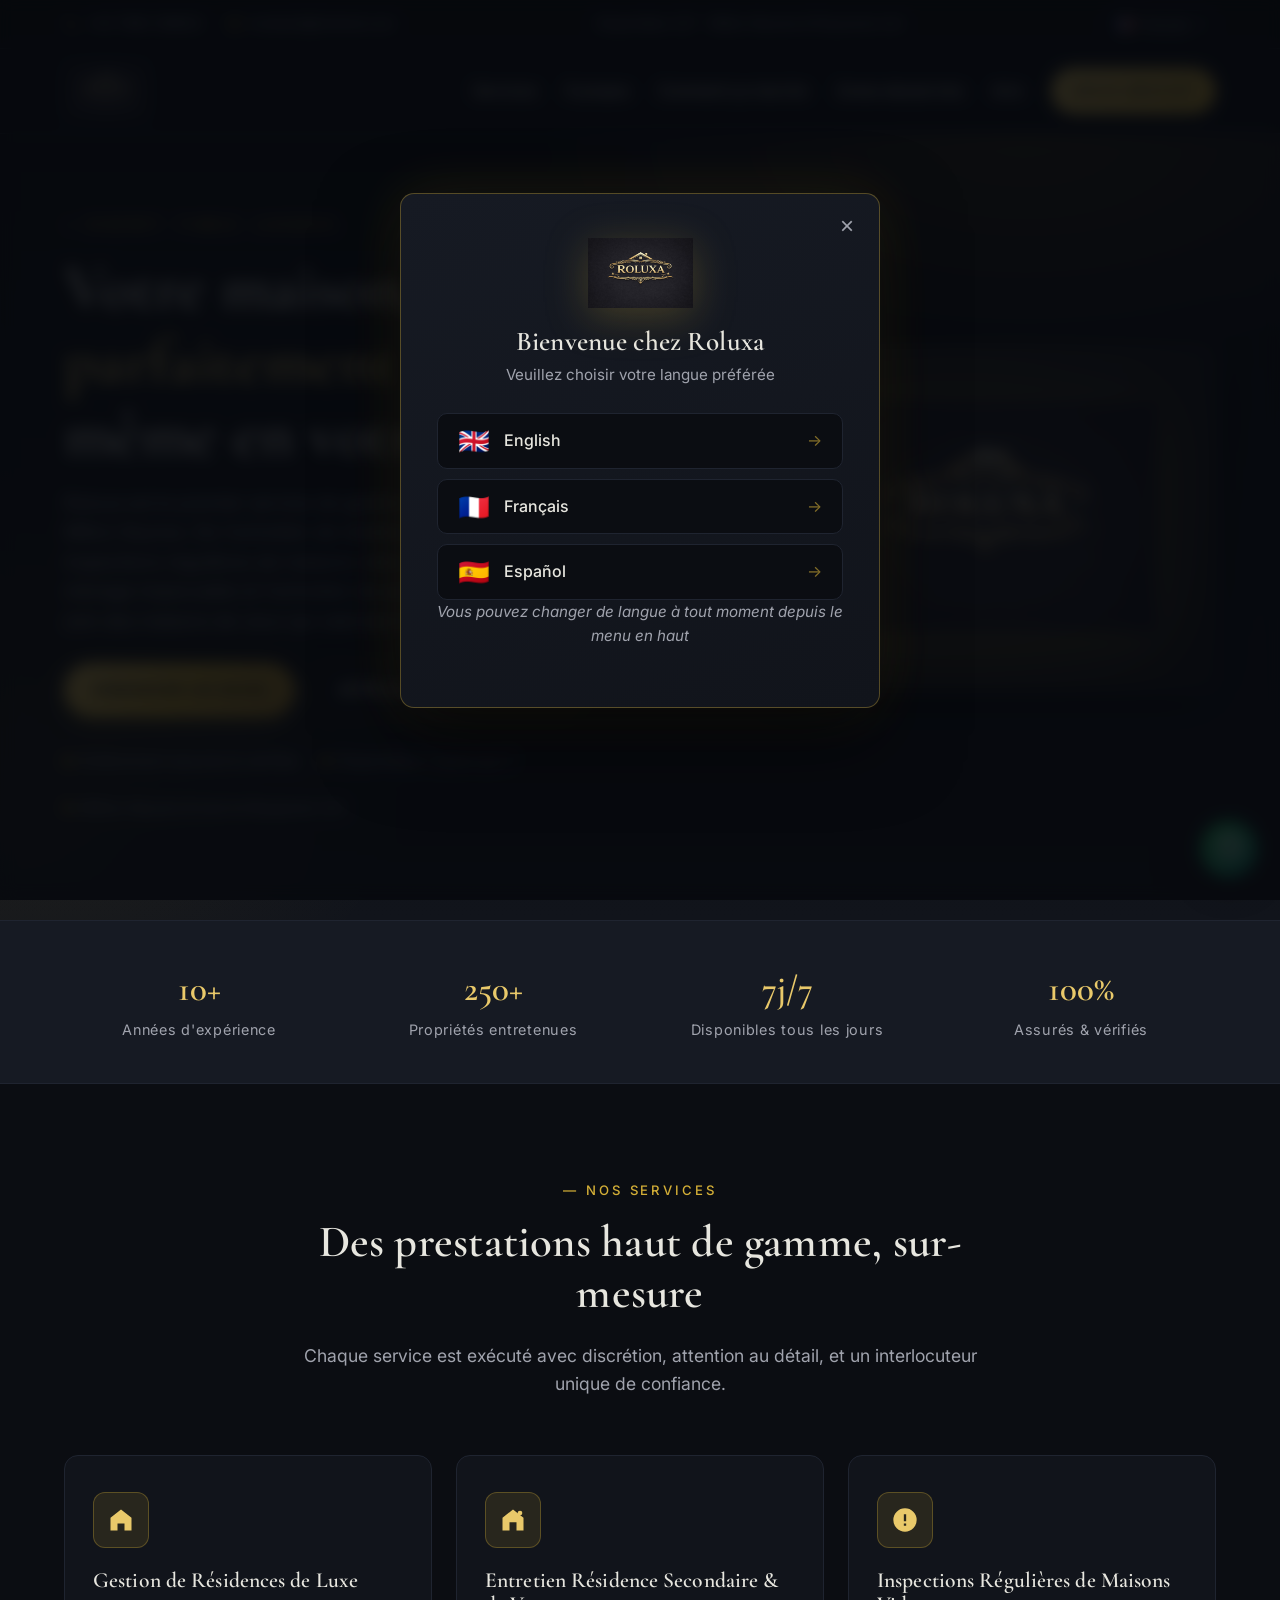
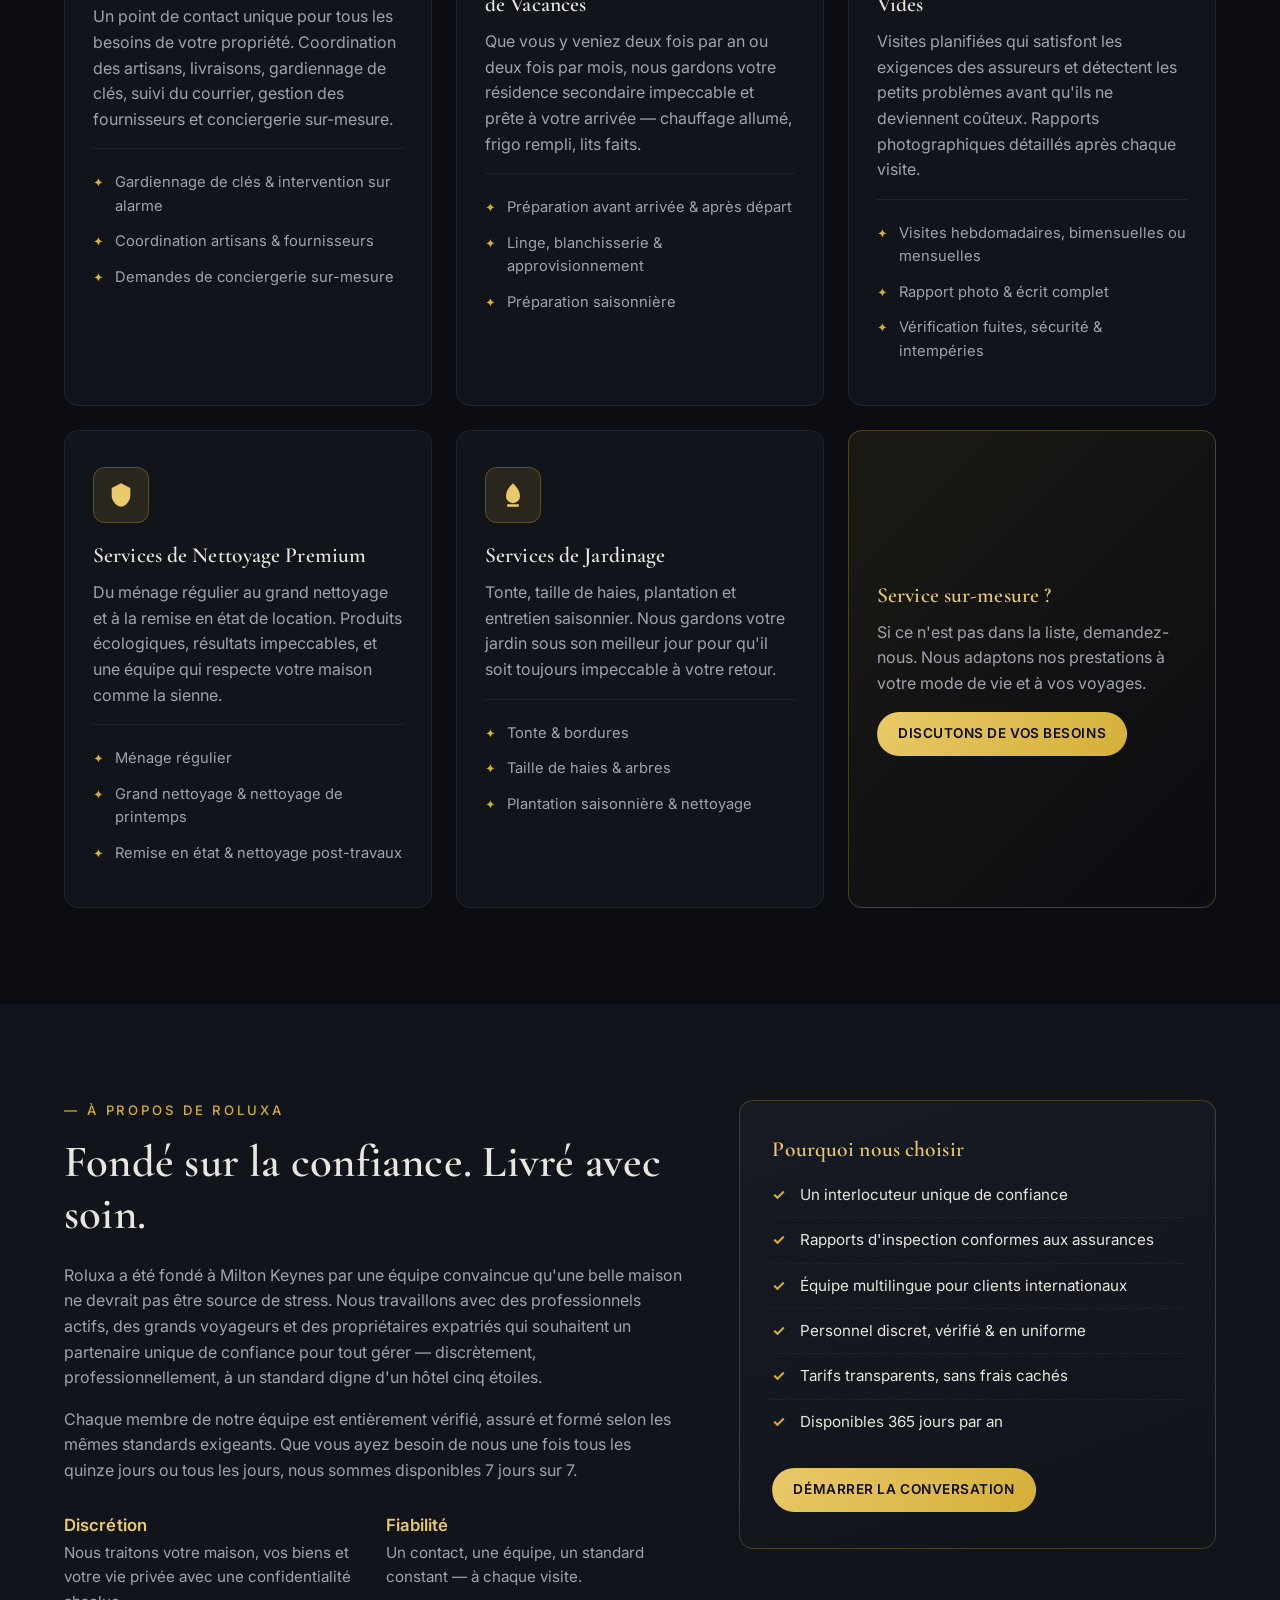
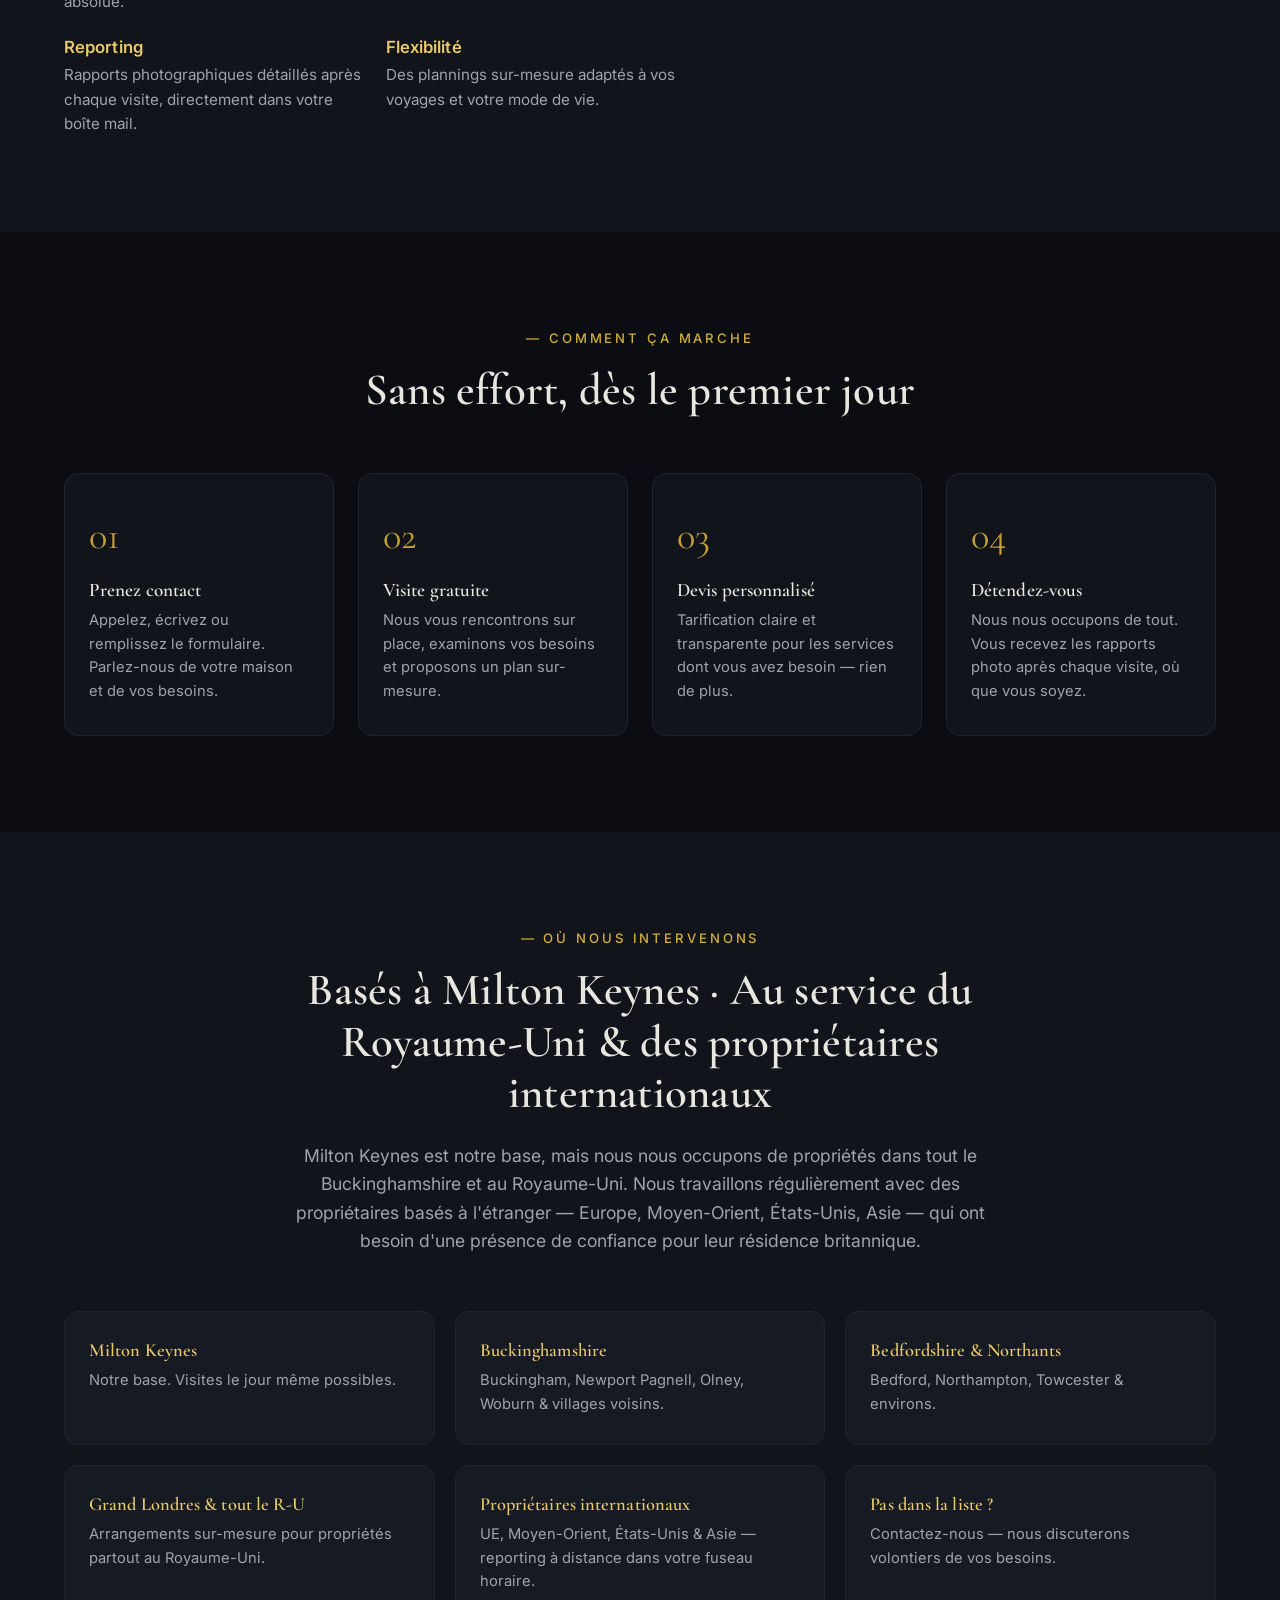
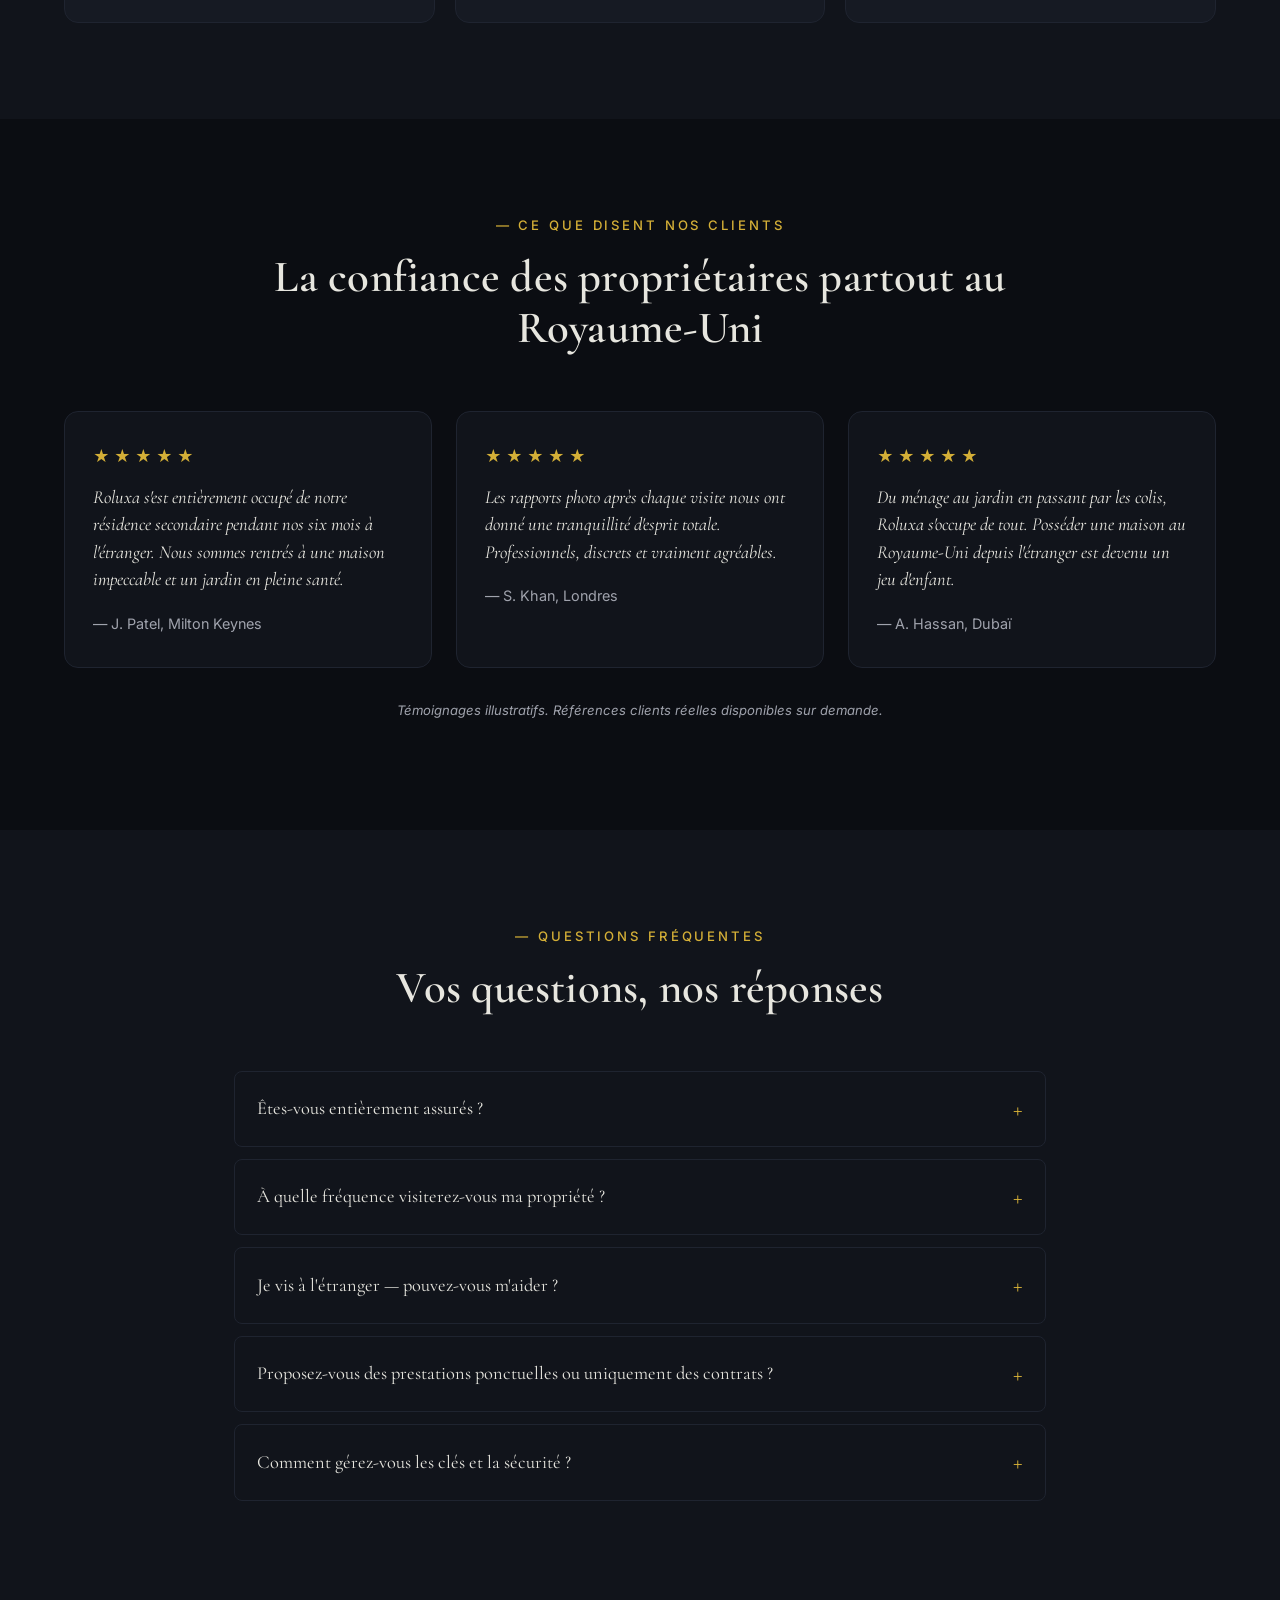
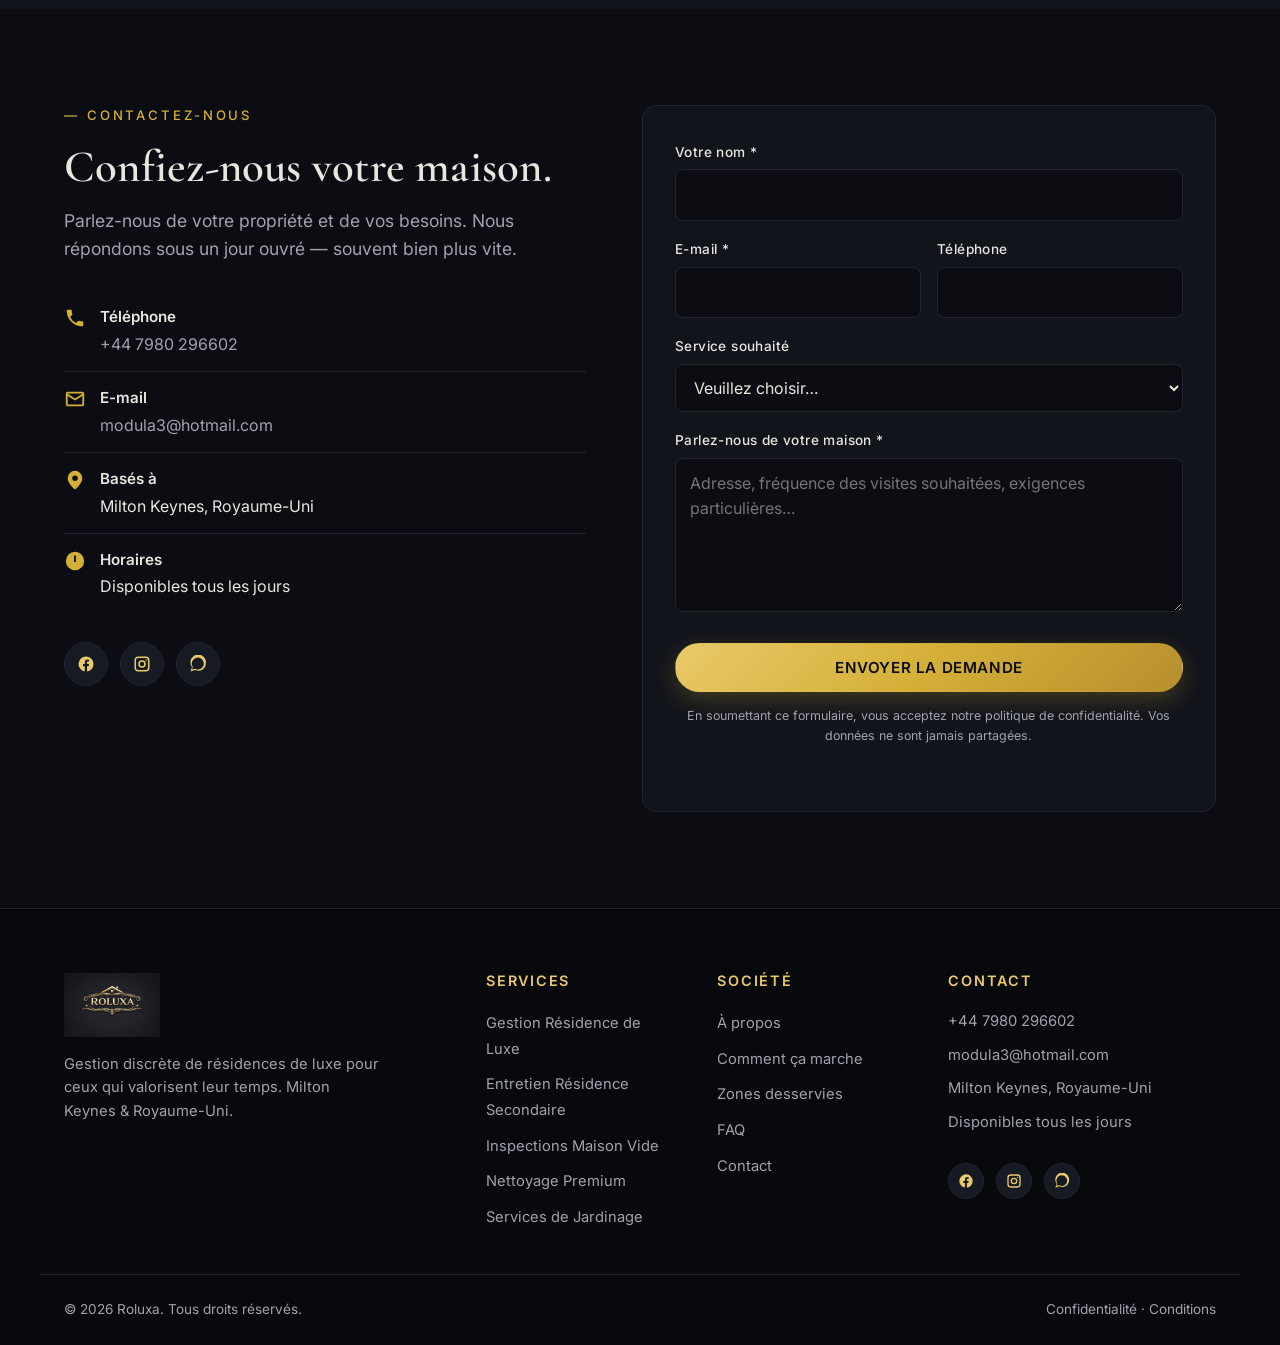
<file: Dean Website/fr/index.html>
<!DOCTYPE html>
<html lang="fr">
<head>
  <meta charset="UTF-8" />
  <meta name="viewport" content="width=device-width, initial-scale=1.0" />
  <meta name="theme-color" content="#0b0d12" />

  <title>Roluxa | Gestion de Résidences de Luxe &amp; Entretien Immobilier &middot; Milton Keynes &amp; Royaume-Uni</title>
  <meta name="description" content="Roluxa propose une gestion discrète de résidences de luxe, l'entretien de résidences secondaires et de vacances, des inspections de maisons vides, du ménage haut de gamme et de l'entretien de jardins à Milton Keynes et dans tout le Royaume-Uni." />
  <meta name="keywords" content="gestion résidence de luxe, entretien résidence secondaire, maison de vacances, inspections maison vide, ménage haut de gamme, services de jardinage, Milton Keynes, gestion immobilière Royaume-Uni" />
  <meta name="author" content="Roluxa" />
  <meta name="robots" content="index, follow, max-image-preview:large" />

  <link rel="canonical" href="https://www.roluxa.co.uk/fr/" />
  <link rel="alternate" hreflang="en-GB" href="https://www.roluxa.co.uk/" />
  <link rel="alternate" hreflang="en" href="https://www.roluxa.co.uk/" />
  <link rel="alternate" hreflang="fr" href="https://www.roluxa.co.uk/fr/" />
  <link rel="alternate" hreflang="es" href="https://www.roluxa.co.uk/es/" />
  <link rel="alternate" hreflang="x-default" href="https://www.roluxa.co.uk/" />

  <meta property="og:type" content="website" />
  <meta property="og:site_name" content="Roluxa" />
  <meta property="og:title" content="Roluxa | Gestion de Résidences de Luxe" />
  <meta property="og:description" content="Gestion discrète de résidences de luxe pour ceux qui valorisent leur temps. Milton Keynes &amp; Royaume-Uni." />
  <meta property="og:url" content="https://www.roluxa.co.uk/fr/" />
  <meta property="og:image" content="https://www.roluxa.co.uk/og-image.jpg" />
  <meta property="og:locale" content="fr_FR" />

  <meta name="twitter:card" content="summary_large_image" />
  <meta name="twitter:title" content="Roluxa | Gestion de Résidences de Luxe" />
  <meta name="twitter:description" content="Votre maison, parfaitement gérée — même en votre absence." />
  <meta name="twitter:image" content="https://www.roluxa.co.uk/og-image.jpg" />

  <link rel="icon" type="image/svg+xml" href="../favicon.svg" />
  <link rel="apple-touch-icon" href="../logo.png" />
  <link rel="manifest" href="../site.webmanifest" />

  <link rel="preconnect" href="https://fonts.googleapis.com" />
  <link rel="preconnect" href="https://fonts.gstatic.com" crossorigin />
  <link href="https://fonts.googleapis.com/css2?family=Cormorant+Garamond:wght@400;500;600;700&amp;family=Inter:wght@300;400;500;600;700&amp;display=swap" rel="stylesheet" />

  <link rel="stylesheet" href="../styles.css" />

  <script type="application/ld+json">
  {
    "@context": "https://schema.org",
    "@type": "HomeAndConstructionBusiness",
    "name": "Roluxa",
    "description": "Gestion de résidences de luxe, entretien de résidences secondaires, inspections de maisons vides, ménage et jardinage haut de gamme.",
    "url": "https://www.roluxa.co.uk/fr/",
    "logo": "https://www.roluxa.co.uk/logo.png",
    "telephone": "+44 7980 296602",
    "email": "modula3@hotmail.com",
    "priceRange": "$$$",
    "address": { "@type": "PostalAddress", "addressLocality": "Milton Keynes", "addressRegion": "Buckinghamshire", "addressCountry": "GB" },
    "areaServed": [ { "@type": "City", "name": "Milton Keynes" }, { "@type": "Country", "name": "Royaume-Uni" } ],
    "sameAs": [ "https://www.facebook.com/share/1N78MLEqkn/", "https://www.instagram.com/roluxa_services" ]
  }
  </script>
</head>
<body>

  <a class="skip-link" href="#main">Aller au contenu</a>

  <div class="topbar">
    <div class="container topbar-inner">
      <span class="topbar-item"><svg class="ic" viewBox="0 0 24 24" aria-hidden="true"><path d="M6.6 10.8a15.5 15.5 0 0 0 6.6 6.6l2.2-2.2a1 1 0 0 1 1-.25 11.4 11.4 0 0 0 3.6.57 1 1 0 0 1 1 1V20a1 1 0 0 1-1 1A17 17 0 0 1 3 4a1 1 0 0 1 1-1h3.5a1 1 0 0 1 1 1 11.4 11.4 0 0 0 .57 3.6 1 1 0 0 1-.25 1z"/></svg><a href="tel:+447980296602">+44 7980 296602</a></span>
      <span class="topbar-item"><svg class="ic" viewBox="0 0 24 24" aria-hidden="true"><path d="M4 4h16a2 2 0 0 1 2 2v12a2 2 0 0 1-2 2H4a2 2 0 0 1-2-2V6a2 2 0 0 1 2-2zm0 2v.4l8 5 8-5V6H4zm0 2.6V18h16V8.6l-8 5-8-5z"/></svg><a href="mailto:modula3@hotmail.com">modula3@hotmail.com</a></span>
      <span class="topbar-item desktop-only">Disponibles 7j/7 &middot; Milton Keynes &amp; Royaume-Uni</span>
      <span class="lang-switch desktop-only" id="langSwitch">
        <button class="lang-current" type="button" aria-haspopup="true" aria-expanded="false">🇫🇷 Français</button>
        <ul class="lang-menu" role="menu">
          <li><a href="/" lang="en"><span class="flag">🇬🇧</span>English</a></li>
          <li><a href="/fr/" class="active" lang="fr"><span class="flag">🇫🇷</span>Français</a></li>
          <li><a href="/es/" lang="es"><span class="flag">🇪🇸</span>Español</a></li>
        </ul>
      </span>
    </div>
  </div>

  <header class="site-header" id="siteHeader">
    <div class="container nav-inner">
      <a href="#home" class="brand" aria-label="Roluxa - accueil">
        <img src="../logo.png" alt="Roluxa" class="brand-logo" onerror="this.onerror=null;this.src='../logo.svg';" />
      </a>
      <nav class="nav" aria-label="Navigation principale">
        <ul class="nav-list" id="navList">
          <li><a href="#services">Services</a></li>
          <li><a href="#about">À propos</a></li>
          <li><a href="#process">Comment ça marche</a></li>
          <li><a href="#areas">Zones desservies</a></li>
          <li><a href="#testimonials">Avis</a></li>
          <li><a href="#contact" class="btn btn-gold-sm">Devis gratuit</a></li>
        </ul>
      </nav>
      <button class="hamburger" id="hamburger" aria-label="Ouvrir le menu" aria-expanded="false" aria-controls="navList">
        <span></span><span></span><span></span>
      </button>
    </div>
  </header>

  <main id="main">

    <section id="home" class="hero">
      <div class="hero-bg" aria-hidden="true"></div>
      <div class="container hero-inner">
        <div class="hero-content">
          <p class="eyebrow">&mdash; Discret. Fiable. Luxueux.</p>
          <h1 class="hero-title">Votre maison, <span class="gold">parfaitement gérée</span> &mdash; même en votre absence.</h1>
          <p class="hero-sub">
            Roluxa est le premier service de gestion de résidences de luxe à Milton Keynes. De l'entretien de résidences de vacances aux inspections régulières de maisons vides, en passant par un ménage impeccable et l'entretien de jardins &mdash; nous prenons soin des maisons de ceux qui valorisent leur temps.
          </p>
          <div class="hero-cta">
            <a href="#contact" class="btn btn-gold">Demander un devis</a>
            <a href="tel:+447980296602" class="btn btn-ghost">Appelez +44 7980 296602</a>
          </div>
          <ul class="hero-points">
            <li><span class="dot"></span> Entièrement assurés &amp; vérifiés</li>
            <li><span class="dot"></span> Disponibles 7 jours sur 7</li>
            <li><span class="dot"></span> Milton Keynes &amp; tout le Royaume-Uni</li>
          </ul>
        </div>
        <div class="hero-frame" aria-hidden="true">
          <div class="frame-glow"></div>
          <img src="../logo.png" alt="" class="hero-logo" onerror="this.onerror=null;this.src='../logo.svg';" />
        </div>
      </div>
    </section>

    <section class="trust">
      <div class="container trust-grid">
        <div class="trust-item"><strong>10+</strong><span>Années d'expérience</span></div>
        <div class="trust-item"><strong>250+</strong><span>Propriétés entretenues</span></div>
        <div class="trust-item"><strong>7j/7</strong><span>Disponibles tous les jours</span></div>
        <div class="trust-item"><strong>100%</strong><span>Assurés &amp; vérifiés</span></div>
      </div>
    </section>

    <section id="services" class="section">
      <div class="container">
        <header class="section-head">
          <p class="eyebrow">&mdash; Nos services</p>
          <h2>Des prestations haut de gamme, sur-mesure</h2>
          <p class="lede">Chaque service est exécuté avec discrétion, attention au détail, et un interlocuteur unique de confiance.</p>
        </header>

        <div class="services-grid">
          <article class="service-card">
            <div class="service-icon" aria-hidden="true"><svg viewBox="0 0 24 24"><path d="M12 3l9 7v11h-6v-6h-6v6H3V10z"/></svg></div>
            <h3>Gestion de Résidences de Luxe</h3>
            <p>Un point de contact unique pour tous les besoins de votre propriété. Coordination des artisans, livraisons, gardiennage de clés, suivi du courrier, gestion des fournisseurs et conciergerie sur-mesure.</p>
            <ul class="service-list">
              <li>Gardiennage de clés &amp; intervention sur alarme</li>
              <li>Coordination artisans &amp; fournisseurs</li>
              <li>Demandes de conciergerie sur-mesure</li>
            </ul>
          </article>

          <article class="service-card">
            <div class="service-icon" aria-hidden="true"><svg viewBox="0 0 24 24"><path d="M21 10l-9-7-9 7v11h6v-7h6v7h6z"/><circle cx="18" cy="6" r="2"/></svg></div>
            <h3>Entretien Résidence Secondaire &amp; de Vacances</h3>
            <p>Que vous y veniez deux fois par an ou deux fois par mois, nous gardons votre résidence secondaire impeccable et prête à votre arrivée &mdash; chauffage allumé, frigo rempli, lits faits.</p>
            <ul class="service-list">
              <li>Préparation avant arrivée &amp; après départ</li>
              <li>Linge, blanchisserie &amp; approvisionnement</li>
              <li>Préparation saisonnière</li>
            </ul>
          </article>

          <article class="service-card">
            <div class="service-icon" aria-hidden="true"><svg viewBox="0 0 24 24"><path d="M12 2a10 10 0 1 0 10 10A10 10 0 0 0 12 2zm1 11h-2V7h2zm0 4h-2v-2h2z"/></svg></div>
            <h3>Inspections Régulières de Maisons Vides</h3>
            <p>Visites planifiées qui satisfont les exigences des assureurs et détectent les petits problèmes avant qu'ils ne deviennent coûteux. Rapports photographiques détaillés après chaque visite.</p>
            <ul class="service-list">
              <li>Visites hebdomadaires, bimensuelles ou mensuelles</li>
              <li>Rapport photo &amp; écrit complet</li>
              <li>Vérification fuites, sécurité &amp; intempéries</li>
            </ul>
          </article>

          <article class="service-card">
            <div class="service-icon" aria-hidden="true"><svg viewBox="0 0 24 24"><path d="M12 2L4 6v6c0 5 3.5 9.5 8 10 4.5-.5 8-5 8-10V6z"/></svg></div>
            <h3>Services de Nettoyage Premium</h3>
            <p>Du ménage régulier au grand nettoyage et à la remise en état de location. Produits écologiques, résultats impeccables, et une équipe qui respecte votre maison comme la sienne.</p>
            <ul class="service-list">
              <li>Ménage régulier</li>
              <li>Grand nettoyage &amp; nettoyage de printemps</li>
              <li>Remise en état &amp; nettoyage post-travaux</li>
            </ul>
          </article>

          <article class="service-card">
            <div class="service-icon" aria-hidden="true"><svg viewBox="0 0 24 24"><path d="M12 2C8 6 6 9 6 13a6 6 0 0 0 12 0c0-4-2-7-6-11zM7 20h10v2H7z"/></svg></div>
            <h3>Services de Jardinage</h3>
            <p>Tonte, taille de haies, plantation et entretien saisonnier. Nous gardons votre jardin sous son meilleur jour pour qu'il soit toujours impeccable à votre retour.</p>
            <ul class="service-list">
              <li>Tonte &amp; bordures</li>
              <li>Taille de haies &amp; arbres</li>
              <li>Plantation saisonnière &amp; nettoyage</li>
            </ul>
          </article>

          <article class="service-card service-card--cta">
            <h3>Service sur-mesure ?</h3>
            <p>Si ce n'est pas dans la liste, demandez-nous. Nous adaptons nos prestations à votre mode de vie et à vos voyages.</p>
            <a href="#contact" class="btn btn-gold-sm">Discutons de vos besoins</a>
          </article>
        </div>
      </div>
    </section>

    <section id="about" class="section section--alt">
      <div class="container about-grid">
        <div class="about-text">
          <p class="eyebrow">&mdash; À propos de Roluxa</p>
          <h2>Fondé sur la confiance. Livré avec soin.</h2>
          <p>
            Roluxa a été fondé à Milton Keynes par une équipe convaincue qu'une belle maison ne devrait pas être source de stress. Nous travaillons avec des professionnels actifs, des grands voyageurs et des propriétaires expatriés qui souhaitent un partenaire unique de confiance pour tout gérer &mdash; discrètement, professionnellement, à un standard digne d'un hôtel cinq étoiles.
          </p>
          <p>
            Chaque membre de notre équipe est entièrement vérifié, assuré et formé selon les mêmes standards exigeants. Que vous ayez besoin de nous une fois tous les quinze jours ou tous les jours, nous sommes disponibles 7 jours sur 7.
          </p>
          <div class="about-bullets">
            <div><h4>Discrétion</h4><p>Nous traitons votre maison, vos biens et votre vie privée avec une confidentialité absolue.</p></div>
            <div><h4>Fiabilité</h4><p>Un contact, une équipe, un standard constant &mdash; à chaque visite.</p></div>
            <div><h4>Reporting</h4><p>Rapports photographiques détaillés après chaque visite, directement dans votre boîte mail.</p></div>
            <div><h4>Flexibilité</h4><p>Des plannings sur-mesure adaptés à vos voyages et votre mode de vie.</p></div>
          </div>
        </div>
        <aside class="about-card">
          <h3>Pourquoi nous choisir</h3>
          <ul class="check-list">
            <li>Un interlocuteur unique de confiance</li>
            <li>Rapports d'inspection conformes aux assurances</li>
            <li>Équipe multilingue pour clients internationaux</li>
            <li>Personnel discret, vérifié &amp; en uniforme</li>
            <li>Tarifs transparents, sans frais cachés</li>
            <li>Disponibles 365 jours par an</li>
          </ul>
          <a href="#contact" class="btn btn-gold-sm">Démarrer la conversation</a>
        </aside>
      </div>
    </section>

    <section id="process" class="section">
      <div class="container">
        <header class="section-head">
          <p class="eyebrow">&mdash; Comment ça marche</p>
          <h2>Sans effort, dès le premier jour</h2>
        </header>
        <ol class="process-list">
          <li><span class="step-num">01</span><h3>Prenez contact</h3><p>Appelez, écrivez ou remplissez le formulaire. Parlez-nous de votre maison et de vos besoins.</p></li>
          <li><span class="step-num">02</span><h3>Visite gratuite</h3><p>Nous vous rencontrons sur place, examinons vos besoins et proposons un plan sur-mesure.</p></li>
          <li><span class="step-num">03</span><h3>Devis personnalisé</h3><p>Tarification claire et transparente pour les services dont vous avez besoin &mdash; rien de plus.</p></li>
          <li><span class="step-num">04</span><h3>Détendez-vous</h3><p>Nous nous occupons de tout. Vous recevez les rapports photo après chaque visite, où que vous soyez.</p></li>
        </ol>
      </div>
    </section>

    <section id="areas" class="section section--alt">
      <div class="container">
        <header class="section-head">
          <p class="eyebrow">&mdash; Où nous intervenons</p>
          <h2>Basés à Milton Keynes &middot; Au service du Royaume-Uni &amp; des propriétaires internationaux</h2>
          <p class="lede">Milton Keynes est notre base, mais nous nous occupons de propriétés dans tout le Buckinghamshire et au Royaume-Uni. Nous travaillons régulièrement avec des propriétaires basés à l'étranger &mdash; Europe, Moyen-Orient, États-Unis, Asie &mdash; qui ont besoin d'une présence de confiance pour leur résidence britannique.</p>
        </header>
        <div class="areas-grid">
          <div class="area-card"><h3>Milton Keynes</h3><p>Notre base. Visites le jour même possibles.</p></div>
          <div class="area-card"><h3>Buckinghamshire</h3><p>Buckingham, Newport Pagnell, Olney, Woburn &amp; villages voisins.</p></div>
          <div class="area-card"><h3>Bedfordshire &amp; Northants</h3><p>Bedford, Northampton, Towcester &amp; environs.</p></div>
          <div class="area-card"><h3>Grand Londres &amp; tout le R-U</h3><p>Arrangements sur-mesure pour propriétés partout au Royaume-Uni.</p></div>
          <div class="area-card"><h3>Propriétaires internationaux</h3><p>UE, Moyen-Orient, États-Unis &amp; Asie &mdash; reporting à distance dans votre fuseau horaire.</p></div>
          <div class="area-card"><h3>Pas dans la liste ?</h3><p>Contactez-nous &mdash; nous discuterons volontiers de vos besoins.</p></div>
        </div>
      </div>
    </section>

    <section id="testimonials" class="section">
      <div class="container">
        <header class="section-head">
          <p class="eyebrow">&mdash; Ce que disent nos clients</p>
          <h2>La confiance des propriétaires partout au Royaume-Uni</h2>
        </header>
        <div class="testimonial-grid">
          <figure class="testimonial">
            <div class="stars" aria-label="5 étoiles sur 5">&#9733;&#9733;&#9733;&#9733;&#9733;</div>
            <blockquote>Roluxa s'est entièrement occupé de notre résidence secondaire pendant nos six mois à l'étranger. Nous sommes rentrés à une maison impeccable et un jardin en pleine santé.</blockquote>
            <figcaption>&mdash; J. Patel, Milton Keynes</figcaption>
          </figure>
          <figure class="testimonial">
            <div class="stars" aria-label="5 étoiles sur 5">&#9733;&#9733;&#9733;&#9733;&#9733;</div>
            <blockquote>Les rapports photo après chaque visite nous ont donné une tranquillité d'esprit totale. Professionnels, discrets et vraiment agréables.</blockquote>
            <figcaption>&mdash; S. Khan, Londres</figcaption>
          </figure>
          <figure class="testimonial">
            <div class="stars" aria-label="5 étoiles sur 5">&#9733;&#9733;&#9733;&#9733;&#9733;</div>
            <blockquote>Du ménage au jardin en passant par les colis, Roluxa s'occupe de tout. Posséder une maison au Royaume-Uni depuis l'étranger est devenu un jeu d'enfant.</blockquote>
            <figcaption>&mdash; A. Hassan, Dubaï</figcaption>
          </figure>
        </div>
        <p class="testimonial-note">Témoignages illustratifs. Références clients réelles disponibles sur demande.</p>
      </div>
    </section>

    <section id="faq" class="section section--alt">
      <div class="container faq-wrap">
        <header class="section-head">
          <p class="eyebrow">&mdash; Questions fréquentes</p>
          <h2>Vos questions, nos réponses</h2>
        </header>
        <div class="faq">
          <details><summary>Êtes-vous entièrement assurés ?</summary><p>Oui. Roluxa dispose d'une assurance responsabilité civile professionnelle complète et d'une assurance gardiennage de clés. Documents disponibles sur demande.</p></details>
          <details><summary>À quelle fréquence visiterez-vous ma propriété ?</summary><p>Aussi souvent que nécessaire. Beaucoup de clients à maison vide choisissent des visites hebdomadaires ou bimensuelles pour répondre aux exigences d'assurance ; les propriétaires de résidences secondaires préfèrent souvent des inspections mensuelles plus la préparation à l'arrivée.</p></details>
          <details><summary>Je vis à l'étranger &mdash; pouvez-vous m'aider ?</summary><p>Absolument. Une grande partie de notre clientèle est expatriée. Nous envoyons des rapports photo et écrits détaillés après chaque visite, et restons joignables sur tous les fuseaux horaires via WhatsApp et e-mail.</p></details>
          <details><summary>Proposez-vous des prestations ponctuelles ou uniquement des contrats ?</summary><p>Les deux. Nous proposons des grands nettoyages ponctuels, du jardinage à la demande et des visites de gardiennage, ainsi que des contrats de gestion continue.</p></details>
          <details><summary>Comment gérez-vous les clés et la sécurité ?</summary><p>Les clés sont conservées dans des coffres codés hors site, jamais étiquetées avec votre adresse. Tout le personnel est vérifié, en uniforme, et suit des protocoles de sécurité stricts.</p></details>
        </div>
      </div>
    </section>

    <section id="contact" class="section">
      <div class="container contact-grid">
        <div class="contact-info">
          <p class="eyebrow">&mdash; Contactez-nous</p>
          <h2>Confiez-nous votre maison.</h2>
          <p class="lede">Parlez-nous de votre propriété et de vos besoins. Nous répondons sous un jour ouvré &mdash; souvent bien plus vite.</p>
          <ul class="contact-list">
            <li><svg class="ic" viewBox="0 0 24 24"><path d="M6.6 10.8a15.5 15.5 0 0 0 6.6 6.6l2.2-2.2a1 1 0 0 1 1-.25 11.4 11.4 0 0 0 3.6.57 1 1 0 0 1 1 1V20a1 1 0 0 1-1 1A17 17 0 0 1 3 4a1 1 0 0 1 1-1h3.5a1 1 0 0 1 1 1 11.4 11.4 0 0 0 .57 3.6 1 1 0 0 1-.25 1z"/></svg><div><strong>Téléphone</strong><a href="tel:+447980296602">+44 7980 296602</a></div></li>
            <li><svg class="ic" viewBox="0 0 24 24"><path d="M4 4h16a2 2 0 0 1 2 2v12a2 2 0 0 1-2 2H4a2 2 0 0 1-2-2V6a2 2 0 0 1 2-2zm0 2v.4l8 5 8-5V6H4zm0 2.6V18h16V8.6l-8 5-8-5z"/></svg><div><strong>E-mail</strong><a href="mailto:modula3@hotmail.com">modula3@hotmail.com</a></div></li>
            <li><svg class="ic" viewBox="0 0 24 24"><path d="M12 2a8 8 0 0 0-8 8c0 5.4 7 11.6 7.3 11.8a1 1 0 0 0 1.4 0C13 21.6 20 15.4 20 10a8 8 0 0 0-8-8zm0 11a3 3 0 1 1 3-3 3 3 0 0 1-3 3z"/></svg><div><strong>Basés à</strong>Milton Keynes, Royaume-Uni</div></li>
            <li><svg class="ic" viewBox="0 0 24 24"><path d="M12 2a10 10 0 1 0 10 10A10 10 0 0 0 12 2zm1 11h-2V6h2z"/></svg><div><strong>Horaires</strong>Disponibles tous les jours</div></li>
          </ul>
          <div class="socials">
            <a href="https://www.facebook.com/share/1N78MLEqkn/" aria-label="Roluxa sur Facebook" target="_blank" rel="noopener"><svg viewBox="0 0 24 24"><path d="M22 12a10 10 0 1 0-11.6 9.9v-7H8v-3h2.4V9.7c0-2.4 1.4-3.7 3.6-3.7a14 14 0 0 1 2.1.2v2.4h-1.2c-1.2 0-1.5.7-1.5 1.5V12h2.6l-.4 3h-2.2v7A10 10 0 0 0 22 12z"/></svg></a>
            <a href="https://www.instagram.com/roluxa_services" aria-label="Roluxa sur Instagram" target="_blank" rel="noopener"><svg viewBox="0 0 24 24"><path d="M7 2h10a5 5 0 0 1 5 5v10a5 5 0 0 1-5 5H7a5 5 0 0 1-5-5V7a5 5 0 0 1 5-5zm10 2H7a3 3 0 0 0-3 3v10a3 3 0 0 0 3 3h10a3 3 0 0 0 3-3V7a3 3 0 0 0-3-3zm-5 3a5 5 0 1 1-5 5 5 5 0 0 1 5-5zm0 2a3 3 0 1 0 3 3 3 3 0 0 0-3-3zm5.5-3.5a1 1 0 1 1-1 1 1 1 0 0 1 1-1z"/></svg></a>
            <a href="https://wa.me/447980296602" aria-label="Roluxa sur WhatsApp" target="_blank" rel="noopener"><svg viewBox="0 0 24 24"><path d="M20.5 3.5A10 10 0 0 0 4 16l-2 6 6-2a10 10 0 0 0 14.5-9 10 10 0 0 0-2-7.5zm-8.5 16a8 8 0 0 1-4.1-1.1l-.3-.2-3.6 1 1-3.5-.2-.3a8 8 0 1 1 7.2 4z"/></svg></a>
          </div>
        </div>

        <form class="contact-form" id="contactForm" action="https://formspree.io/f/mredzpbb" method="POST" novalidate>
          <div class="field">
            <label for="name">Votre nom *</label>
            <input id="name" name="name" type="text" required autocomplete="name" />
          </div>
          <div class="field-row">
            <div class="field">
              <label for="email">E-mail *</label>
              <input id="email" name="email" type="email" required autocomplete="email" />
            </div>
            <div class="field">
              <label for="phone">Téléphone</label>
              <input id="phone" name="phone" type="tel" autocomplete="tel" />
            </div>
          </div>
          <div class="field">
            <label for="service">Service souhaité</label>
            <select id="service" name="service">
              <option value="">Veuillez choisir…</option>
              <option>Gestion de Résidence de Luxe</option>
              <option>Entretien Résidence Secondaire / de Vacances</option>
              <option>Inspection Maison Vide</option>
              <option>Nettoyage Premium</option>
              <option>Services de Jardinage</option>
              <option>Sur-mesure / multiples services</option>
            </select>
          </div>
          <div class="field">
            <label for="message">Parlez-nous de votre maison *</label>
            <textarea id="message" name="message" rows="5" required placeholder="Adresse, fréquence des visites souhaitées, exigences particulières…"></textarea>
          </div>
          <input type="text" name="_gotcha" tabindex="-1" autocomplete="off" style="position:absolute;left:-9999px;" />
          <input type="hidden" name="_subject" value="Nouvelle demande Roluxa (FR)" />
          <input type="hidden" name="_language" value="fr" />
          <button type="submit" class="btn btn-gold">Envoyer la demande</button>
          <p class="form-note">En soumettant ce formulaire, vous acceptez notre politique de confidentialité. Vos données ne sont jamais partagées.</p>
          <p class="form-status" id="formStatus" role="status" aria-live="polite"></p>
        </form>
      </div>
    </section>

  </main>

  <footer class="site-footer">
    <div class="container footer-inner">
      <div class="footer-brand">
        <img src="../logo.png" alt="Roluxa" class="footer-logo" onerror="this.onerror=null;this.src='../logo.svg';" />
        <p>Gestion discrète de résidences de luxe pour ceux qui valorisent leur temps. Milton Keynes &amp; Royaume-Uni.</p>
      </div>
      <div class="footer-col">
        <h4>Services</h4>
        <ul>
          <li><a href="#services">Gestion Résidence de Luxe</a></li>
          <li><a href="#services">Entretien Résidence Secondaire</a></li>
          <li><a href="#services">Inspections Maison Vide</a></li>
          <li><a href="#services">Nettoyage Premium</a></li>
          <li><a href="#services">Services de Jardinage</a></li>
        </ul>
      </div>
      <div class="footer-col">
        <h4>Société</h4>
        <ul>
          <li><a href="#about">À propos</a></li>
          <li><a href="#process">Comment ça marche</a></li>
          <li><a href="#areas">Zones desservies</a></li>
          <li><a href="#faq">FAQ</a></li>
          <li><a href="#contact">Contact</a></li>
        </ul>
      </div>
      <div class="footer-col">
        <h4>Contact</h4>
        <ul class="footer-contact">
          <li><a href="tel:+447980296602">+44 7980 296602</a></li>
          <li><a href="mailto:modula3@hotmail.com">modula3@hotmail.com</a></li>
          <li>Milton Keynes, Royaume-Uni</li>
          <li>Disponibles tous les jours</li>
        </ul>
        <div class="socials small">
          <a href="https://www.facebook.com/share/1N78MLEqkn/" aria-label="Facebook" target="_blank" rel="noopener"><svg viewBox="0 0 24 24"><path d="M22 12a10 10 0 1 0-11.6 9.9v-7H8v-3h2.4V9.7c0-2.4 1.4-3.7 3.6-3.7a14 14 0 0 1 2.1.2v2.4h-1.2c-1.2 0-1.5.7-1.5 1.5V12h2.6l-.4 3h-2.2v7A10 10 0 0 0 22 12z"/></svg></a>
          <a href="https://www.instagram.com/roluxa_services" aria-label="Instagram" target="_blank" rel="noopener"><svg viewBox="0 0 24 24"><path d="M7 2h10a5 5 0 0 1 5 5v10a5 5 0 0 1-5 5H7a5 5 0 0 1-5-5V7a5 5 0 0 1 5-5zm10 2H7a3 3 0 0 0-3 3v10a3 3 0 0 0 3 3h10a3 3 0 0 0 3-3V7a3 3 0 0 0-3-3zm-5 3a5 5 0 1 1-5 5 5 5 0 0 1 5-5zm0 2a3 3 0 1 0 3 3 3 3 0 0 0-3-3zm5.5-3.5a1 1 0 1 1-1 1 1 1 0 0 1 1-1z"/></svg></a>
          <a href="https://wa.me/447980296602" aria-label="WhatsApp" target="_blank" rel="noopener"><svg viewBox="0 0 24 24"><path d="M20.5 3.5A10 10 0 0 0 4 16l-2 6 6-2a10 10 0 0 0 14.5-9 10 10 0 0 0-2-7.5zm-8.5 16a8 8 0 0 1-4.1-1.1l-.3-.2-3.6 1 1-3.5-.2-.3a8 8 0 1 1 7.2 4z"/></svg></a>
        </div>
      </div>
    </div>
    <div class="container footer-bottom">
      <p>&copy; <span id="year"></span> Roluxa. Tous droits réservés.</p>
      <p><a href="#">Confidentialité</a> &middot; <a href="#">Conditions</a></p>
    </div>
  </footer>

  <a href="https://wa.me/447980296602?text=Bonjour%20Roluxa%2C%20j%27aimerais%20un%20devis" class="float-wa" aria-label="Discuter sur WhatsApp" target="_blank" rel="noopener">
    <svg viewBox="0 0 24 24"><path d="M20.5 3.5A10 10 0 0 0 4 16l-2 6 6-2a10 10 0 0 0 14.5-9 10 10 0 0 0-2-7.5zm-8.5 16a8 8 0 0 1-4.1-1.1l-.3-.2-3.6 1 1-3.5-.2-.3a8 8 0 1 1 7.2 4zm4.4-6c-.2-.1-1.4-.7-1.6-.8s-.4-.1-.6.1-.7.8-.8 1-.3.2-.6.1a6.5 6.5 0 0 1-3.2-2.8c-.2-.4.2-.4.6-1.2.1-.2 0-.4 0-.5s-.6-1.5-.8-2-.4-.4-.6-.4h-.5a1 1 0 0 0-.7.3 3 3 0 0 0-.9 2.2 5.1 5.1 0 0 0 1.1 2.7 11.6 11.6 0 0 0 4.4 3.9c2 .9 2.6.7 3.1.7a2.7 2.7 0 0 0 1.8-1.3 2.2 2.2 0 0 0 .2-1.3c-.1-.1-.3-.2-.6-.3z"/></svg>
  </a>

  <!-- Welcome language picker (first visit only) -->
  <div class="lang-modal" id="langModal" role="dialog" aria-modal="true" aria-labelledby="langModalTitle" hidden>
    <div class="lang-modal-backdrop" id="langModalBackdrop"></div>
    <div class="lang-modal-card">
      <button class="lang-modal-close" id="langModalClose" aria-label="Fermer">&times;</button>
      <img src="../logo.png" alt="Roluxa" class="lang-modal-logo" onerror="this.onerror=null;this.src='../logo.svg';" />
      <h2 id="langModalTitle">Bienvenue chez Roluxa</h2>
      <p>Veuillez choisir votre langue préférée</p>
      <div class="lang-modal-options">
        <a href="/" class="lang-modal-btn" data-lang="en">
          <span class="flag-big">🇬🇧</span>
          <strong>English</strong>
          <span class="arrow">&rarr;</span>
        </a>
        <a href="/fr/" class="lang-modal-btn" data-lang="fr">
          <span class="flag-big">🇫🇷</span>
          <strong>Français</strong>
          <span class="arrow">&rarr;</span>
        </a>
        <a href="/es/" class="lang-modal-btn" data-lang="es">
          <span class="flag-big">🇪🇸</span>
          <strong>Español</strong>
          <span class="arrow">&rarr;</span>
        </a>
      </div>
      <p class="lang-modal-hint">Vous pouvez changer de langue à tout moment depuis le menu en haut</p>
    </div>
  </div>

  <script src="../script.js" defer></script>
</body>
</html>
</file>
<file: Dean Website/styles.css>
/* ==========================================================================
   Roluxa — Luxury Home Management
   Modern dark / gold theme
   ========================================================================== */

:root {
  --bg: #0b0d12;
  --bg-2: #11141b;
  --bg-3: #161a23;
  --line: #1f2430;
  --text: #e7e6df;
  --muted: #a0a3ad;
  --gold: #d4af37;
  --gold-2: #e9c96a;
  --gold-3: #b78f2f;
  --gold-soft: rgba(212, 175, 55, 0.12);
  --serif: 'Cormorant Garamond', 'Times New Roman', serif;
  --sans: 'Inter', system-ui, -apple-system, Segoe UI, Roboto, sans-serif;
  --radius: 14px;
  --radius-sm: 8px;
  --shadow: 0 20px 60px rgba(0,0,0,0.5);
  --maxw: 1200px;
  --t: 0.3s cubic-bezier(.4,0,.2,1);
}

* { box-sizing: border-box; }
html { scroll-behavior: smooth; -webkit-text-size-adjust: 100%; }
body {
  margin: 0;
  font-family: var(--sans);
  font-size: 16px;
  line-height: 1.6;
  color: var(--text);
  background: var(--bg);
  overflow-x: hidden;
}
img { max-width: 100%; display: block; }
a { color: var(--gold-2); text-decoration: none; transition: color var(--t); }
a:hover { color: var(--gold); }

h1, h2, h3, h4 { font-family: var(--serif); font-weight: 600; line-height: 1.15; margin: 0 0 .5em; letter-spacing: .005em; }
h1 { font-size: clamp(2.4rem, 5vw, 4rem); }
h2 { font-size: clamp(1.9rem, 3.5vw, 2.8rem); }
h3 { font-size: 1.35rem; }
h4 { font-size: 1.05rem; font-family: var(--sans); font-weight: 600; }

p { margin: 0 0 1em; color: var(--muted); }
.container { max-width: var(--maxw); margin: 0 auto; padding: 0 24px; }
.gold { color: var(--gold-2); }
.eyebrow { font-family: var(--sans); font-size: .82rem; letter-spacing: .22em; text-transform: uppercase; color: var(--gold); margin: 0 0 1rem; font-weight: 500; }
.lede { font-size: 1.1rem; color: var(--muted); max-width: 720px; }
.section { padding: 96px 0; position: relative; }
.section--alt { background: var(--bg-2); }
.section-head { text-align: center; max-width: 760px; margin: 0 auto 56px; }
.section-head .lede { margin: 1rem auto 0; }

.skip-link { position: absolute; left: -9999px; top: 8px; background: var(--gold); color: #000; padding: 8px 14px; border-radius: 4px; z-index: 100; }
.skip-link:focus { left: 16px; }

/* Buttons */
.btn {
  display: inline-flex; align-items: center; justify-content: center;
  font-family: var(--sans); font-weight: 600; font-size: .95rem; letter-spacing: .04em;
  padding: 14px 28px; border-radius: 999px; border: 1px solid transparent;
  cursor: pointer; transition: all var(--t); text-transform: uppercase;
}
.btn-gold {
  background: linear-gradient(135deg, var(--gold-2), var(--gold), var(--gold-3));
  color: #0b0d12;
  box-shadow: 0 8px 24px rgba(212,175,55,.25);
}
.btn-gold:hover { transform: translateY(-2px); box-shadow: 0 12px 32px rgba(212,175,55,.4); color: #0b0d12; }
.btn-gold-sm { background: linear-gradient(135deg, var(--gold-2), var(--gold)); color: #0b0d12 !important; padding: 10px 20px; font-size: .85rem; border-radius: 999px; }
.btn-gold-sm:hover { color: #0b0d12 !important; }
.btn-ghost {
  background: transparent; color: var(--text); border: 1px solid rgba(212,175,55,.5);
}
.btn-ghost:hover { background: var(--gold-soft); border-color: var(--gold); color: var(--gold-2); }

/* Top bar */
.topbar { background: #07090d; color: var(--muted); font-size: .85rem; border-bottom: 1px solid var(--line); }
.topbar-inner { display: flex; align-items: center; gap: 24px; padding: 10px 24px; flex-wrap: wrap; }
.topbar-item { display: inline-flex; align-items: center; gap: 8px; }
.topbar-item .ic { width: 14px; height: 14px; fill: var(--gold); }
.topbar-item a { color: var(--muted); }
.topbar-item a:hover { color: var(--gold-2); }
.desktop-only { margin-left: auto; }
@media (max-width: 720px) { .desktop-only { display: none; } }

/* Header */
.site-header {
  position: sticky; top: 0; z-index: 50;
  background: rgba(11, 13, 18, .85);
  backdrop-filter: saturate(180%) blur(14px);
  -webkit-backdrop-filter: saturate(180%) blur(14px);
  border-bottom: 1px solid var(--line);
  transition: background var(--t);
}
.site-header.scrolled { background: rgba(11, 13, 18, .96); }
.nav-inner { display: flex; align-items: center; justify-content: space-between; padding: 14px 24px; }
.brand { display: flex; align-items: center; }
.brand-logo { height: 56px; width: auto; }
.nav-list { display: flex; align-items: center; gap: 28px; list-style: none; margin: 0; padding: 0; }
.nav-list a { color: var(--text); font-size: .95rem; font-weight: 500; }
.nav-list a:hover { color: var(--gold-2); }
.hamburger { display: none; background: none; border: 0; width: 40px; height: 40px; cursor: pointer; padding: 8px; }
.hamburger span { display: block; height: 2px; background: var(--gold); margin: 5px 0; transition: all var(--t); border-radius: 2px; }
.hamburger[aria-expanded="true"] span:nth-child(1) { transform: translateY(7px) rotate(45deg); }
.hamburger[aria-expanded="true"] span:nth-child(2) { opacity: 0; }
.hamburger[aria-expanded="true"] span:nth-child(3) { transform: translateY(-7px) rotate(-45deg); }

@media (max-width: 900px) {
  .hamburger { display: block; }
  .nav-list {
    position: fixed; inset: 64px 0 auto 0;
    flex-direction: column; gap: 0; padding: 16px 24px 24px;
    background: rgba(11,13,18,.98); border-bottom: 1px solid var(--line);
    transform: translateY(-150%); transition: transform var(--t); align-items: stretch;
  }
  .nav-list.open { transform: translateY(0); }
  .nav-list li { padding: 14px 0; border-bottom: 1px solid var(--line); }
  .nav-list li:last-child { border-bottom: 0; padding-top: 18px; }
  .nav-list a { display: block; }
  .brand-logo { height: 44px; }
}

/* Hero */
.hero { position: relative; padding: 80px 0 100px; overflow: hidden; }
.hero-bg {
  position: absolute; inset: 0;
  background:
    radial-gradient(800px 400px at 80% 0%, rgba(212,175,55,.18), transparent 60%),
    radial-gradient(700px 500px at 0% 80%, rgba(212,175,55,.08), transparent 60%),
    linear-gradient(180deg, var(--bg) 0%, var(--bg-2) 100%);
  z-index: -1;
}
.hero-bg::after {
  content: '';
  position: absolute; inset: 0;
  background-image:
    linear-gradient(rgba(255,255,255,.02) 1px, transparent 1px),
    linear-gradient(90deg, rgba(255,255,255,.02) 1px, transparent 1px);
  background-size: 60px 60px;
  mask-image: radial-gradient(ellipse at center, #000 0%, transparent 70%);
  -webkit-mask-image: radial-gradient(ellipse at center, #000 0%, transparent 70%);
}
.hero-inner {
  display: grid; grid-template-columns: 1.15fr .85fr; gap: 64px; align-items: center;
}
.hero-title { margin-bottom: 1rem; }
.hero-sub { font-size: 1.15rem; max-width: 560px; }
.hero-cta { display: flex; gap: 14px; flex-wrap: wrap; margin: 28px 0 32px; }
.hero-points { list-style: none; padding: 0; margin: 0; display: flex; flex-wrap: wrap; gap: 22px; color: var(--muted); font-size: .95rem; }
.hero-points li { display: inline-flex; align-items: center; gap: 8px; }
.dot { width: 8px; height: 8px; border-radius: 50%; background: var(--gold); display: inline-block; }
.hero-frame {
  position: relative; aspect-ratio: 4/3; border-radius: var(--radius);
  background: linear-gradient(135deg, #1a1d28, #0d0f15);
  border: 1px solid var(--line);
  display: flex; align-items: center; justify-content: center;
  overflow: hidden;
  box-shadow: var(--shadow);
}
.frame-glow {
  position: absolute; inset: -50%;
  background: radial-gradient(circle at center, rgba(212,175,55,.18), transparent 60%);
  animation: pulse 6s ease-in-out infinite;
}
@keyframes pulse {
  0%,100% { transform: scale(1); opacity: .8; }
  50% { transform: scale(1.1); opacity: 1; }
}
.hero-logo { position: relative; z-index: 1; max-width: 75%; max-height: 75%; object-fit: contain; filter: drop-shadow(0 10px 30px rgba(212,175,55,.25)); }

@media (max-width: 900px) {
  .hero-inner { grid-template-columns: 1fr; gap: 40px; }
  .hero-frame { max-width: 460px; margin: 0 auto; }
}

/* Trust strip */
.trust { background: var(--bg-3); border-top: 1px solid var(--line); border-bottom: 1px solid var(--line); padding: 40px 0; }
.trust-grid { display: grid; grid-template-columns: repeat(4, 1fr); gap: 24px; text-align: center; }
.trust-item strong { display: block; font-family: var(--serif); font-size: 2.2rem; color: var(--gold-2); font-weight: 600; }
.trust-item span { font-size: .9rem; color: var(--muted); letter-spacing: .05em; }
@media (max-width: 720px) { .trust-grid { grid-template-columns: repeat(2, 1fr); gap: 28px; } }

/* Services */
.services-grid { display: grid; grid-template-columns: repeat(3, 1fr); gap: 24px; }
.service-card {
  background: var(--bg-2); border: 1px solid var(--line); border-radius: var(--radius);
  padding: 36px 28px; transition: all var(--t); position: relative; overflow: hidden;
}
.service-card::before {
  content: ''; position: absolute; top: 0; left: 0; right: 0; height: 2px;
  background: linear-gradient(90deg, transparent, var(--gold), transparent);
  opacity: 0; transition: opacity var(--t);
}
.service-card:hover { transform: translateY(-4px); border-color: rgba(212,175,55,.4); background: var(--bg-3); }
.service-card:hover::before { opacity: 1; }
.service-icon {
  width: 56px; height: 56px; border-radius: 12px;
  background: var(--gold-soft); border: 1px solid rgba(212,175,55,.3);
  display: flex; align-items: center; justify-content: center; margin-bottom: 20px;
}
.service-icon svg { width: 28px; height: 28px; fill: var(--gold-2); }
.service-card h3 { color: var(--text); margin-bottom: 12px; }
.service-list { list-style: none; padding: 0; margin: 16px 0 0; border-top: 1px solid var(--line); padding-top: 16px; }
.service-list li {
  position: relative; padding: 6px 0 6px 22px; color: var(--muted); font-size: .92rem;
}
.service-list li::before {
  content: '✦'; position: absolute; left: 0; color: var(--gold); font-size: .8rem; top: 8px;
}
.service-card--cta {
  display: flex; flex-direction: column; justify-content: center; align-items: flex-start;
  background: linear-gradient(135deg, rgba(212,175,55,.08), transparent);
  border-color: rgba(212,175,55,.3);
}
.service-card--cta h3 { color: var(--gold-2); }
@media (max-width: 980px) { .services-grid { grid-template-columns: repeat(2, 1fr); } }
@media (max-width: 640px) { .services-grid { grid-template-columns: 1fr; } }

/* About */
.about-grid { display: grid; grid-template-columns: 1.3fr 1fr; gap: 56px; align-items: start; }
.about-bullets { display: grid; grid-template-columns: 1fr 1fr; gap: 24px; margin-top: 32px; }
.about-bullets h4 { color: var(--gold-2); margin-bottom: 6px; }
.about-bullets p { font-size: .95rem; margin: 0; }
.about-card {
  background: linear-gradient(160deg, var(--bg-3), var(--bg-2));
  border: 1px solid rgba(212,175,55,.25);
  border-radius: var(--radius); padding: 36px 32px;
  position: sticky; top: 100px;
}
.about-card h3 { color: var(--gold-2); }
.check-list { list-style: none; padding: 0; margin: 0 0 24px; }
.check-list li {
  position: relative; padding: 10px 0 10px 28px;
  border-bottom: 1px dashed var(--line); color: var(--text); font-size: .95rem;
}
.check-list li:last-child { border-bottom: 0; }
.check-list li::before {
  content: '✓'; position: absolute; left: 0; top: 10px;
  color: var(--gold); font-weight: bold;
}
@media (max-width: 900px) {
  .about-grid { grid-template-columns: 1fr; }
  .about-bullets { grid-template-columns: 1fr; }
  .about-card { position: static; }
}

/* Process */
.process-list {
  list-style: none; padding: 0; margin: 0;
  display: grid; grid-template-columns: repeat(4, 1fr); gap: 24px;
  counter-reset: step;
}
.process-list li {
  background: var(--bg-2); border: 1px solid var(--line); border-radius: var(--radius);
  padding: 32px 24px; position: relative;
}
.step-num {
  font-family: var(--serif); font-size: 2.4rem; color: var(--gold);
  display: block; margin-bottom: 12px; opacity: .9;
}
.process-list h3 { font-size: 1.2rem; margin-bottom: 8px; }
.process-list p { font-size: .92rem; margin: 0; }
@media (max-width: 900px) { .process-list { grid-template-columns: repeat(2, 1fr); } }
@media (max-width: 540px) { .process-list { grid-template-columns: 1fr; } }

/* Areas */
.areas-grid { display: grid; grid-template-columns: repeat(3, 1fr); gap: 20px; }
.area-card {
  background: var(--bg-3); border: 1px solid var(--line); border-radius: var(--radius);
  padding: 28px 24px; transition: all var(--t);
}
.area-card:hover { border-color: var(--gold); transform: translateY(-2px); }
.area-card h3 { color: var(--gold-2); font-size: 1.15rem; margin-bottom: 8px; }
.area-card p { font-size: .92rem; margin: 0; }
@media (max-width: 900px) { .areas-grid { grid-template-columns: repeat(2, 1fr); } }
@media (max-width: 540px) { .areas-grid { grid-template-columns: 1fr; } }

/* Testimonials */
.testimonial-grid { display: grid; grid-template-columns: repeat(3, 1fr); gap: 24px; }
.testimonial {
  background: var(--bg-2); border: 1px solid var(--line);
  border-radius: var(--radius); padding: 32px 28px; margin: 0;
}
.stars { color: var(--gold); letter-spacing: 4px; margin-bottom: 14px; }
.testimonial blockquote {
  font-family: var(--serif); font-size: 1.15rem; line-height: 1.5;
  color: var(--text); margin: 0 0 18px; font-style: italic; quotes: none;
}
.testimonial figcaption { color: var(--muted); font-size: .9rem; }
.testimonial-note { text-align: center; margin-top: 32px; font-size: .82rem; color: var(--muted); font-style: italic; }
@media (max-width: 900px) { .testimonial-grid { grid-template-columns: 1fr; } }

/* FAQ */
.faq-wrap { max-width: 860px; margin: 0 auto; }
.faq details {
  background: var(--bg-2); border: 1px solid var(--line);
  border-radius: var(--radius-sm); padding: 18px 22px; margin-bottom: 12px;
  transition: all var(--t);
}
.faq details[open] { border-color: rgba(212,175,55,.4); }
.faq summary {
  font-family: var(--serif); font-size: 1.15rem; cursor: pointer; color: var(--text);
  list-style: none; display: flex; justify-content: space-between; align-items: center;
}
.faq summary::-webkit-details-marker { display: none; }
.faq summary::after {
  content: '+'; color: var(--gold); font-size: 1.5rem; transition: transform var(--t);
  margin-left: 16px;
}
.faq details[open] summary::after { transform: rotate(45deg); }
.faq details p { margin: 14px 0 0; }

/* Contact */
.contact-grid { display: grid; grid-template-columns: 1fr 1.1fr; gap: 56px; align-items: start; }
.contact-info h2 { margin-bottom: 14px; }
.contact-list { list-style: none; padding: 0; margin: 28px 0; }
.contact-list li {
  display: flex; align-items: flex-start; gap: 14px;
  padding: 14px 0; border-bottom: 1px solid var(--line);
}
.contact-list li:last-child { border-bottom: 0; }
.contact-list .ic { width: 22px; height: 22px; fill: var(--gold); margin-top: 2px; flex-shrink: 0; }
.contact-list strong { display: block; color: var(--text); font-weight: 600; margin-bottom: 2px; font-size: .95rem; }
.contact-list a { color: var(--muted); }
.contact-list a:hover { color: var(--gold-2); }

.socials { display: flex; gap: 12px; margin-top: 24px; }
.socials a {
  width: 44px; height: 44px; border-radius: 50%;
  background: var(--bg-3); border: 1px solid var(--line);
  display: flex; align-items: center; justify-content: center;
  transition: all var(--t);
}
.socials a:hover { border-color: var(--gold); background: var(--gold-soft); transform: translateY(-2px); }
.socials svg { width: 18px; height: 18px; fill: var(--gold-2); }
.socials.small a { width: 36px; height: 36px; }
.socials.small svg { width: 16px; height: 16px; }

.contact-form {
  background: var(--bg-2); border: 1px solid var(--line);
  border-radius: var(--radius); padding: 36px 32px;
  position: relative;
}
.field { margin-bottom: 18px; }
.field-row { display: grid; grid-template-columns: 1fr 1fr; gap: 16px; }
@media (max-width: 540px) { .field-row { grid-template-columns: 1fr; } }
.field label { display: block; font-size: .85rem; font-weight: 500; color: var(--text); margin-bottom: 6px; letter-spacing: .03em; }
.field input, .field select, .field textarea {
  width: 100%; padding: 12px 14px;
  background: var(--bg); border: 1px solid var(--line); border-radius: var(--radius-sm);
  color: var(--text); font: inherit;
  transition: all var(--t);
}
.field input:focus, .field select:focus, .field textarea:focus {
  outline: 0; border-color: var(--gold); box-shadow: 0 0 0 3px var(--gold-soft);
}
.field textarea { resize: vertical; min-height: 110px; }
.contact-form .btn { width: 100%; margin-top: 6px; }
.form-note { font-size: .78rem; color: var(--muted); margin: 14px 0 0; text-align: center; }
.form-status { margin: 14px 0 0; text-align: center; font-size: .9rem; min-height: 1em; }
.form-status.success { color: #6dd49a; }
.form-status.error { color: #ff6b6b; }

@media (max-width: 900px) {
  .contact-grid { grid-template-columns: 1fr; gap: 40px; }
}

/* Footer */
.site-footer {
  background: #07090d; padding: 64px 0 24px;
  border-top: 1px solid var(--line); margin-top: 0;
}
.footer-inner {
  display: grid; grid-template-columns: 2fr 1fr 1fr 1.4fr; gap: 40px;
  padding-bottom: 40px; border-bottom: 1px solid var(--line);
}
.footer-logo { height: 64px; margin-bottom: 16px; }
.footer-brand p { font-size: .92rem; max-width: 320px; }
.footer-col h4 { color: var(--gold-2); margin-bottom: 16px; font-family: var(--sans); font-size: .9rem; letter-spacing: .12em; text-transform: uppercase; }
.footer-col ul { list-style: none; padding: 0; margin: 0; }
.footer-col li { padding: 5px 0; }
.footer-col a { color: var(--muted); font-size: .92rem; }
.footer-col a:hover { color: var(--gold-2); }
.footer-contact li { color: var(--muted); font-size: .92rem; }
.footer-bottom {
  display: flex; justify-content: space-between; align-items: center;
  padding-top: 24px; flex-wrap: wrap; gap: 12px;
}
.footer-bottom p { margin: 0; font-size: .85rem; color: var(--muted); }
.footer-bottom a { color: var(--muted); }
.footer-bottom a:hover { color: var(--gold-2); }
@media (max-width: 900px) {
  .footer-inner { grid-template-columns: 1fr 1fr; gap: 32px; }
}
@media (max-width: 540px) {
  .footer-inner { grid-template-columns: 1fr; }
}

/* Floating WhatsApp */
.float-wa {
  position: fixed; right: 22px; bottom: 22px; z-index: 40;
  width: 58px; height: 58px; border-radius: 50%;
  background: linear-gradient(135deg, #25D366, #128C7E);
  display: flex; align-items: center; justify-content: center;
  box-shadow: 0 10px 30px rgba(0,0,0,.4);
  transition: transform var(--t); animation: float 3s ease-in-out infinite;
}
.float-wa:hover { transform: scale(1.08); }
.float-wa svg { width: 30px; height: 30px; fill: #fff; }
@keyframes float {
  0%,100% { transform: translateY(0); }
  50% { transform: translateY(-4px); }
}

/* Scroll-reveal */
.reveal {
  opacity: 0; transform: translateY(24px);
  transition: opacity .8s ease, transform .8s ease;
}
.reveal.visible { opacity: 1; transform: translateY(0); }

/* ==========================================================================
   Language switcher
   ========================================================================== */
.lang-switch {
  display: inline-flex; align-items: center; gap: 6px;
  position: relative;
}
.lang-current {
  display: inline-flex; align-items: center; gap: 6px;
  background: transparent; border: 1px solid var(--line);
  color: var(--muted); font-size: .82rem; font-weight: 500;
  padding: 5px 12px; border-radius: 999px; cursor: pointer;
  transition: all var(--t); font-family: var(--sans);
}
.lang-current:hover { border-color: var(--gold); color: var(--gold-2); }
.lang-current::after {
  content: '▾'; font-size: .7rem; margin-inline-start: 2px;
}
.lang-menu {
  position: absolute; top: calc(100% + 6px); inset-inline-end: 0;
  background: var(--bg-3); border: 1px solid var(--line);
  border-radius: var(--radius-sm); padding: 6px;
  list-style: none; margin: 0; min-width: 160px;
  box-shadow: var(--shadow);
  display: none; z-index: 60;
}
.lang-switch.open .lang-menu { display: block; }
.lang-menu li a {
  display: block; padding: 8px 12px; border-radius: 4px;
  color: var(--text); font-size: .88rem; text-decoration: none;
}
.lang-menu li a:hover { background: var(--gold-soft); color: var(--gold-2); }
.lang-menu li a.active { color: var(--gold-2); font-weight: 600; }
.lang-menu .flag { display: inline-block; margin-inline-end: 8px; font-size: .9rem; }

/* ==========================================================================
   RTL support (Arabic)
   ========================================================================== */
html[dir="rtl"] body { font-family: 'Segoe UI', 'Tahoma', 'Inter', system-ui, sans-serif; }
html[dir="rtl"] h1, html[dir="rtl"] h2, html[dir="rtl"] h3 {
  font-family: 'Amiri', 'Cormorant Garamond', 'Times New Roman', serif;
}
html[dir="rtl"] .eyebrow { letter-spacing: .08em; }
html[dir="rtl"] .service-list li,
html[dir="rtl"] .check-list li { padding-left: 0; padding-right: 28px; }
html[dir="rtl"] .service-list li::before,
html[dir="rtl"] .check-list li::before { left: auto; right: 0; }
html[dir="rtl"] .float-wa { right: auto; left: 22px; }
html[dir="rtl"] .desktop-only { margin-left: 0; margin-right: auto; }
html[dir="rtl"] .skip-link { right: 16px; left: auto; }
html[dir="rtl"] .topbar-item .ic,
html[dir="rtl"] .contact-list .ic { transform: scaleX(-1); }

/* ==========================================================================
   Welcome Language Modal (first-visit)
   ========================================================================== */
.lang-modal[hidden] { display: none; }
.lang-modal {
  position: fixed; inset: 0; z-index: 200;
  display: flex; align-items: center; justify-content: center;
  padding: 20px;
  animation: fadeIn .35s ease;
}
.lang-modal-backdrop {
  position: absolute; inset: 0;
  background: rgba(7, 9, 13, .85);
  backdrop-filter: blur(8px);
  -webkit-backdrop-filter: blur(8px);
}
.lang-modal-card {
  position: relative;
  background: linear-gradient(160deg, var(--bg-3), var(--bg-2));
  border: 1px solid rgba(212, 175, 55, .35);
  border-radius: var(--radius);
  padding: 44px 36px 32px;
  max-width: 480px; width: 100%;
  text-align: center;
  box-shadow: 0 30px 80px rgba(0, 0, 0, .6), 0 0 60px rgba(212, 175, 55, .12);
  animation: scaleIn .4s cubic-bezier(.16, 1, .3, 1);
}
.lang-modal-close {
  position: absolute; top: 14px; right: 14px;
  width: 36px; height: 36px; border: 0;
  background: transparent; color: var(--muted);
  font-size: 1.5rem; cursor: pointer;
  border-radius: 50%; line-height: 1;
  transition: all var(--t);
}
.lang-modal-close:hover { background: var(--gold-soft); color: var(--gold-2); }
.lang-modal-logo {
  height: 70px; margin: 0 auto 18px;
  filter: drop-shadow(0 8px 20px rgba(212, 175, 55, .25));
}
.lang-modal-card h2 {
  font-family: var(--serif); color: var(--text);
  font-size: 1.7rem; margin: 0 0 6px;
}
.lang-modal-card > p {
  color: var(--muted); font-size: .95rem;
  margin: 0 0 26px;
}
.lang-modal-options {
  display: flex; flex-direction: column; gap: 10px;
}
.lang-modal-btn {
  display: flex; align-items: center; gap: 14px;
  padding: 14px 20px;
  background: var(--bg);
  border: 1px solid var(--line);
  border-radius: 10px;
  color: var(--text); text-decoration: none;
  font-family: var(--sans); font-size: 1rem;
  transition: all var(--t);
  cursor: pointer;
}
.lang-modal-btn:hover {
  border-color: var(--gold);
  background: var(--gold-soft);
  transform: translateY(-1px);
  color: var(--text);
}
.lang-modal-btn .flag-big {
  font-size: 1.6rem; line-height: 1;
}
.lang-modal-btn strong {
  font-weight: 500; flex: 1; text-align: left;
}
.lang-modal-btn .arrow {
  color: var(--gold); opacity: .6;
  transition: all var(--t);
}
.lang-modal-btn:hover .arrow { opacity: 1; transform: translateX(4px); }
.lang-modal-hint {
  margin: 22px 0 0;
  font-size: .8rem; color: var(--muted);
  font-style: italic;
}
@keyframes fadeIn { from { opacity: 0; } to { opacity: 1; } }
@keyframes scaleIn {
  from { opacity: 0; transform: scale(.92) translateY(10px); }
  to   { opacity: 1; transform: scale(1) translateY(0); }
}
@media (max-width: 480px) {
  .lang-modal-card { padding: 36px 24px 24px; }
  .lang-modal-card h2 { font-size: 1.4rem; }
  .lang-modal-logo { height: 56px; }
}
/* Stop background scroll when modal is open */
body.lang-modal-open { overflow: hidden; }

/* RTL support removed (Arabic no longer in site) */
/* Reduced motion */
@media (prefers-reduced-motion: reduce) {
  *, *::before, *::after {
    animation-duration: 0.01ms !important;
    animation-iteration-count: 1 !important;
    transition-duration: 0.01ms !important;
    scroll-behavior: auto !important;
  }
}
</file>
